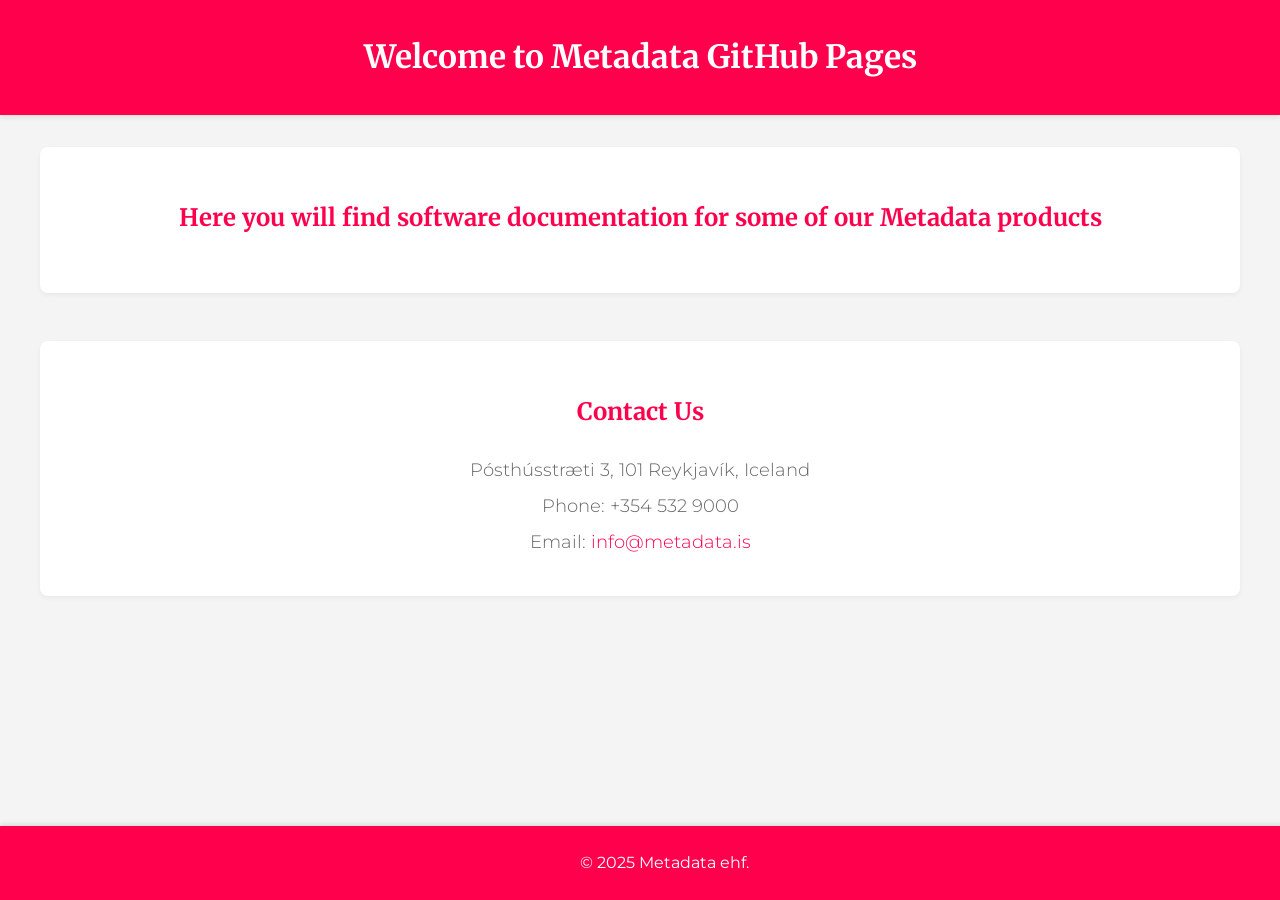
<file: index.html>
<!DOCTYPE html>
<html lang="en">
<head>
    <meta charset="UTF-8">
    <meta name="viewport" content="width=device-width, initial-scale=1.0">
    <title>Welcome to Metadata ehf.</title>
    
    <!-- Google Fonts -->
    <link href="https://fonts.googleapis.com/css2?family=Merriweather:wght@300;400;700&family=Montserrat:wght@300;400;600&display=swap" rel="stylesheet">

    <style>
        body {
            font-family: 'Montserrat', sans-serif;
            margin: 0;
            padding: 0;
            background-color: #f4f4f4;
            color: #333;
            line-height: 1.6;
        }
        header {
            background-color: #FF004D;
            color: white;
            padding: 2rem;
            text-align: center;
            font-size: 2rem;
            font-family: 'Merriweather', serif;
            font-weight: 700;
            box-shadow: 0 2px 5px rgba(0,0,0,0.1);
        }
        nav {
            display: flex;
            justify-content: center;
            background-color: #595959;
            position: sticky;
            top: 0;
            z-index: 100;
        }
        nav a {
            color: white;
            padding: 1rem 1.5rem;
            text-decoration: none;
            font-size: 1.2rem;
            font-weight: 600;
            transition: background-color 0.3s ease;
        }
        nav a:hover {
            background-color: #FF004D;
        }
        main {
            max-width: 1200px;
            margin: 0 auto;
            padding: 2rem;
            text-align: center;
        }
        section {
            margin-bottom: 3rem;
            padding: 2rem;
            background-color: white;
            border-radius: 8px;
            box-shadow: 0 2px 5px rgba(0,0,0,0.05);
            transition: transform 0.3s ease;
        }
        section:hover {
            transform: translateY(-5px);
        }
        h2 {
            color: #FF004D;
            font-family: 'Merriweather', serif;
            font-weight: 700;
            margin-bottom: 1.5rem;
        }
        h3 {
            font-family: 'Merriweather', serif;
            font-weight: 400;
            color: #444;
        }
        p {
            font-size: 1.1rem;
            font-weight: 300;
            color: #666;
            margin: 0.5rem 0;
        }
        footer {
            background-color: #FF004D;
            color: white;
            text-align: center;
            padding: 1.5rem;
            position: fixed;
            width: 100%;
            bottom: 0;
            box-shadow: 0 -2px 5px rgba(0,0,0,0.1);
        }
        @media (max-width: 768px) {
            header {
                font-size: 1.5rem;
                padding: 1.5rem;
            }
            main {
                padding: 1rem;
            }
            section {
                padding: 1.5rem;
            }
        }
    </style>
</head>
<body>
    <header>
        <div>Welcome to Metadata GitHub Pages</div>                
    </header>    
    <main>        
        <section id="services">
            <h2>Here you will find software documentation for some of our Metadata products</h2>            
        </section>
        <section id="contact">
            <h2>Contact Us</h2>
            <p>Pósthússtræti 3, 101 Reykjavík, Iceland</p>
            <p>Phone: +354 532 9000</p>
            <p>Email: <a href="mailto:info@metadata.is" style="color: #FF004D; text-decoration: none;">info@metadata.is</a></p>
        </section>
    </main>
    <footer>
        &copy; 2025 Metadata ehf.
    </footer>
</body>
</html>
</file>
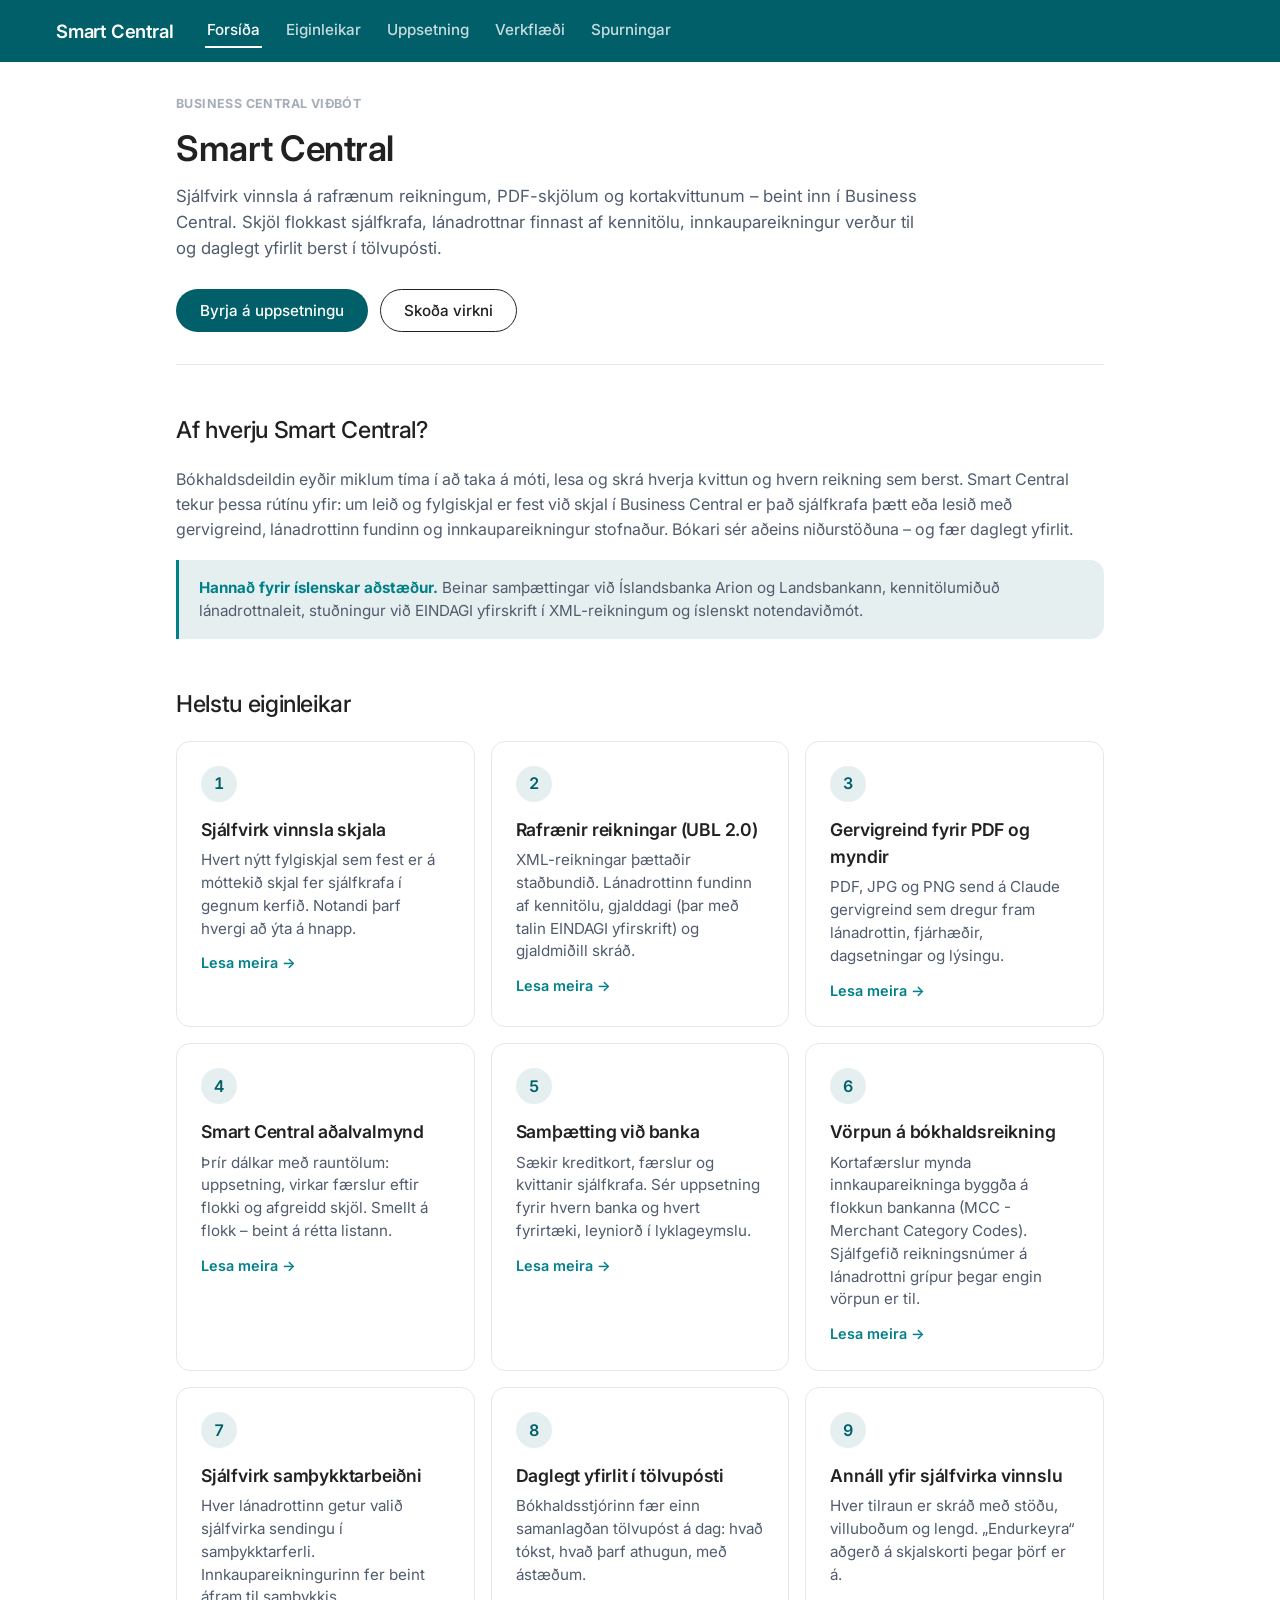
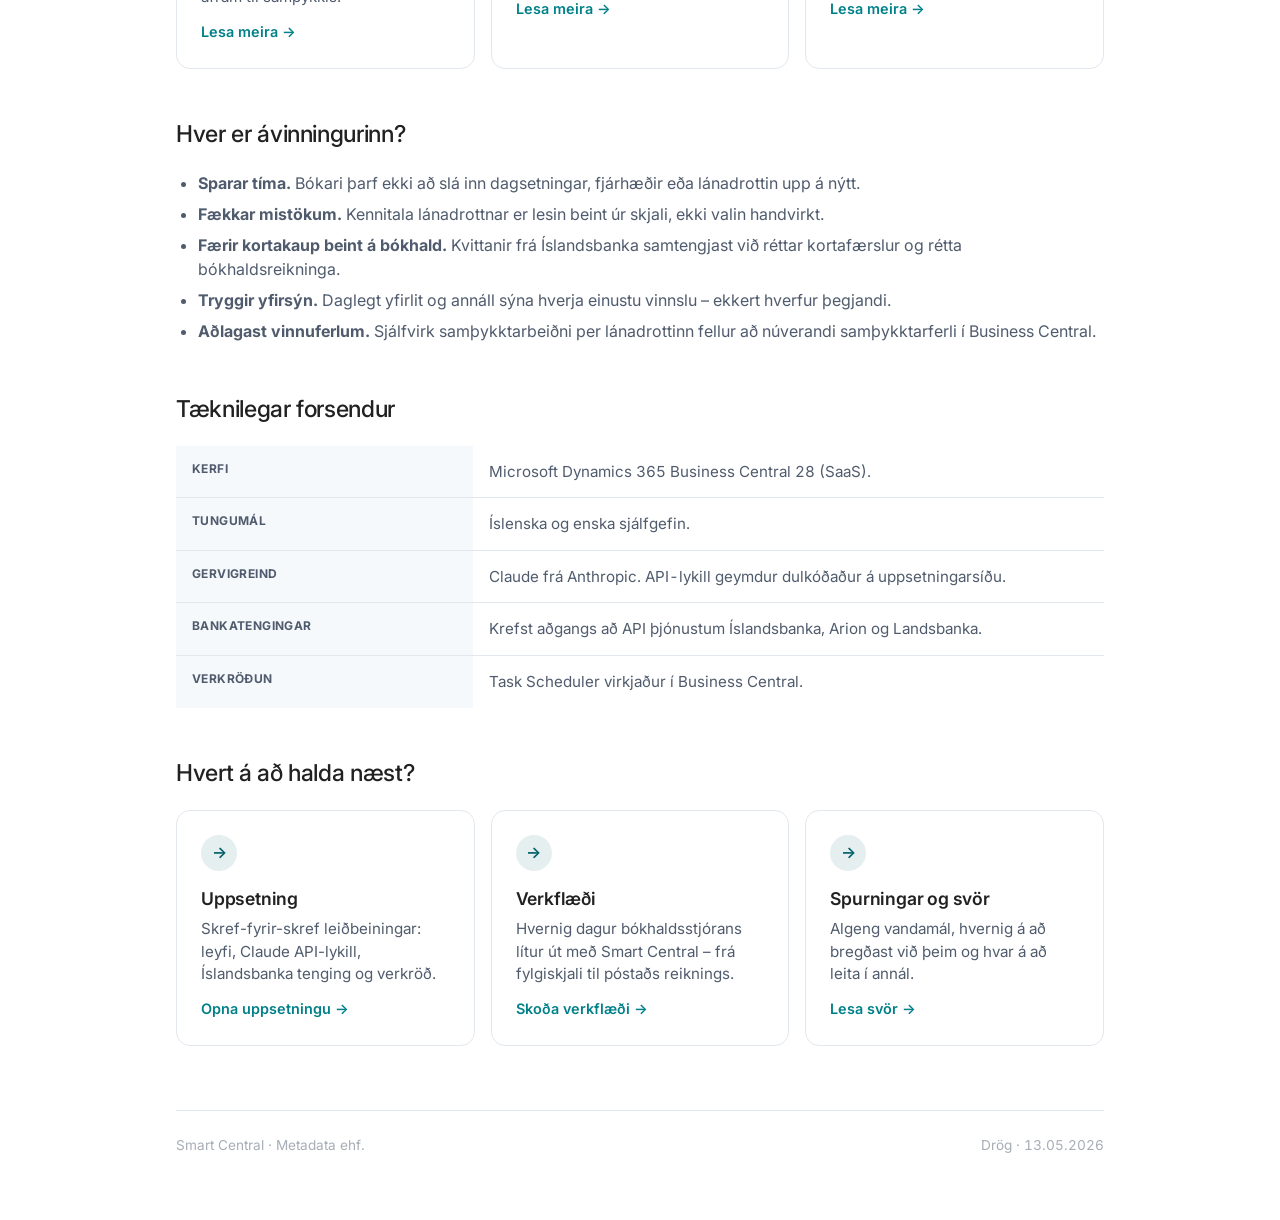
<file: SmartCentral/Index.html>
<!DOCTYPE html>
<html lang="is">
<head>
    <meta charset="UTF-8">
    <title>Smart Central – Sjálfvirk vinnsla skjala fyrir Business Central</title>
    <meta name="viewport" content="width=device-width, initial-scale=1">
    <link rel="stylesheet" href="styles.css">
</head>
<body>

<header class="site-header">
    <a class="brand" href="Index.html">Smart Central</a>
    <nav>
        <a href="Index.html" aria-current="page">Forsíða</a>
        <a href="Features.html">Eiginleikar</a>
        <a href="GettingStarted.html">Uppsetning</a>
        <a href="Workflow.html">Verkflæði</a>
        <a href="FAQ.html">Spurningar</a>
    </nav>
</header>

<div class="page">

    <header class="hero">
        <div class="eyebrow">Business Central viðbót</div>
        <h1>Smart Central</h1>
        <p class="lede">
            Sjálfvirk vinnsla á rafrænum reikningum, PDF-skjölum og kortakvittunum – beint inn í Business Central. Skjöl flokkast sjálfkrafa, lánadrottnar finnast af kennitölu, innkaupareikningur verður til og daglegt yfirlit berst í tölvupósti.
        </p>
        <div class="cta-row">
            <a class="cta" href="GettingStarted.html">Byrja á uppsetningu</a>
            <a class="cta secondary" href="Features.html">Skoða virkni</a>
        </div>
    </header>

    <h2>Af hverju Smart Central?</h2>
    <p>
        Bókhaldsdeildin eyðir miklum tíma í að taka á móti, lesa og skrá hverja kvittun og hvern reikning sem berst. Smart Central tekur þessa rútínu yfir: um leið og fylgiskjal er fest við skjal í Business Central er það sjálfkrafa þætt eða lesið með gervigreind, lánadrottinn fundinn og innkaupareikningur stofnaður. Bókari sér aðeins niðurstöðuna – og fær daglegt yfirlit.
    </p>

    <div class="callout">
        <strong>Hannað fyrir íslenskar aðstæður.</strong> Beinar samþættingar við Íslandsbanka Arion og Landsbankann, kennitölumiðuð lánadrottnaleit, stuðningur við EINDAGI yfirskrift í XML-reikningum og íslenskt notendaviðmót.
    </div>

    <h2>Helstu eiginleikar</h2>
    <div class="features">

        <div class="feature">
            <div class="icon">1</div>
            <h3>Sjálfvirk vinnsla skjala</h3>
            <p>Hvert nýtt fylgiskjal sem fest er á móttekið skjal fer sjálfkrafa í gegnum kerfið. Notandi þarf hvergi að ýta á hnapp.</p>
            <a class="more" href="Features.html#auto-processing">Lesa meira →</a>
        </div>

        <div class="feature">
            <div class="icon">2</div>
            <h3>Rafrænir reikningar (UBL 2.0)</h3>
            <p>XML-reikningar þættaðir staðbundið. Lánadrottinn fundinn af kennitölu, gjalddagi (þar með talin EINDAGI yfirskrift) og gjaldmiðill skráð.</p>
            <a class="more" href="Features.html#ubl">Lesa meira →</a>
        </div>

        <div class="feature">
            <div class="icon">3</div>
            <h3>Gervigreind fyrir PDF og myndir</h3>
            <p>PDF, JPG og PNG send á Claude gervigreind sem dregur fram lánadrottin, fjárhæðir, dagsetningar og lýsingu.</p>
            <a class="more" href="Features.html#ai">Lesa meira →</a>
        </div>

        <div class="feature">
            <div class="icon">4</div>
            <h3>Smart Central aðalvalmynd</h3>
            <p>Þrír dálkar með rauntölum: uppsetning, virkar færslur eftir flokki og afgreidd skjöl. Smellt á flokk – beint á rétta listann.</p>
            <a class="more" href="Features.html#smart-central">Lesa meira →</a>
        </div>

        <div class="feature">
            <div class="icon">5</div>
            <h3>Samþætting við banka</h3>
            <p>Sækir kreditkort, færslur og kvittanir sjálfkrafa. Sér uppsetning fyrir hvern banka og hvert fyrirtæki, leyniorð í lyklageymslu.</p>
            <a class="more" href="Features.html#isb">Lesa meira →</a>
        </div>

        <div class="feature">
            <div class="icon">6</div>
            <h3>Vörpun á bókhaldsreikning</h3>
            <p>Kortafærslur mynda innkaupareikninga byggða á flokkun bankanna (MCC - Merchant Category Codes). Sjálfgefið reikningsnúmer á lánadrottni grípur þegar engin vörpun er til.</p>
            <a class="more" href="Features.html#gl-mapping">Lesa meira →</a>
        </div>

        <div class="feature">
            <div class="icon">7</div>
            <h3>Sjálfvirk samþykktarbeiðni</h3>
            <p>Hver lánadrottinn getur valið sjálfvirka sendingu í samþykktarferli. Innkaupareikningurinn fer beint áfram til samþykkis.</p>
            <a class="more" href="Features.html#approval">Lesa meira →</a>
        </div>

        <div class="feature">
            <div class="icon">8</div>
            <h3>Daglegt yfirlit í tölvupósti</h3>
            <p>Bókhaldsstjórinn fær einn samanlagðan tölvupóst á dag: hvað tókst, hvað þarf athugun, með ástæðum.</p>
            <a class="more" href="Features.html#notification">Lesa meira →</a>
        </div>

        <div class="feature">
            <div class="icon">9</div>
            <h3>Annáll yfir sjálfvirka vinnslu</h3>
            <p>Hver tilraun er skráð með stöðu, villuboðum og lengd. „Endurkeyra“ aðgerð á skjalskorti þegar þörf er á.</p>
            <a class="more" href="Features.html#log">Lesa meira →</a>
        </div>

    </div>

    <h2>Hver er ávinningurinn?</h2>
    <ul>
        <li><strong>Sparar tíma.</strong> Bókari þarf ekki að slá inn dagsetningar, fjárhæðir eða lánadrottin upp á nýtt.</li>
        <li><strong>Fækkar mistökum.</strong> Kennitala lánadrottnar er lesin beint úr skjali, ekki valin handvirkt.</li>
        <li><strong>Færir kortakaup beint á bókhald.</strong> Kvittanir frá Íslandsbanka samtengjast við réttar kortafærslur og rétta bókhaldsreikninga.</li>
        <li><strong>Tryggir yfirsýn.</strong> Daglegt yfirlit og annáll sýna hverja einustu vinnslu – ekkert hverfur þegjandi.</li>
        <li><strong>Aðlagast vinnuferlum.</strong> Sjálfvirk samþykktarbeiðni per lánadrottinn fellur að núverandi samþykktarferli í Business Central.</li>
    </ul>

    <h2>Tæknilegar forsendur</h2>
    <table class="specs">
        <tr>
            <th>Kerfi</th>
            <td>Microsoft Dynamics 365 Business Central 28 (SaaS).</td>
        </tr>
        <tr>
            <th>Tungumál</th>
            <td>Íslenska og enska sjálfgefin.</td>
        </tr>
        <tr>
            <th>Gervigreind</th>
            <td>Claude frá Anthropic. API-lykill geymdur dulkóðaður á uppsetningarsíðu.</td>
        </tr>
        <tr>
            <th>Bankatengingar</th>
            <td>Krefst aðgangs að API þjónustum Íslandsbanka, Arion og Landsbanka.</td>
        </tr>
        <tr>
            <th>Verkröðun</th>
            <td>Task Scheduler virkjaður í Business Central.</td>
        </tr>
    </table>

    <h2>Hvert á að halda næst?</h2>
    <div class="features">
        <div class="feature">
            <div class="icon">→</div>
            <h3>Uppsetning</h3>
            <p>Skref-fyrir-skref leiðbeiningar: leyfi, Claude API-lykill, Íslandsbanka tenging og verkröð.</p>
            <a class="more" href="GettingStarted.html">Opna uppsetningu →</a>
        </div>
        <div class="feature">
            <div class="icon">→</div>
            <h3>Verkflæði</h3>
            <p>Hvernig dagur bókhaldsstjórans lítur út með Smart Central – frá fylgiskjali til póstaðs reiknings.</p>
            <a class="more" href="Workflow.html">Skoða verkflæði →</a>
        </div>
        <div class="feature">
            <div class="icon">→</div>
            <h3>Spurningar og svör</h3>
            <p>Algeng vandamál, hvernig á að bregðast við þeim og hvar á að leita í annál.</p>
            <a class="more" href="FAQ.html">Lesa svör →</a>
        </div>
    </div>

    <footer class="site-footer">
        <div>Smart Central · Metadata ehf.</div>
        <div>Drög · 13.05.2026</div>
    </footer>

</div>
</body>
</html>
</file>
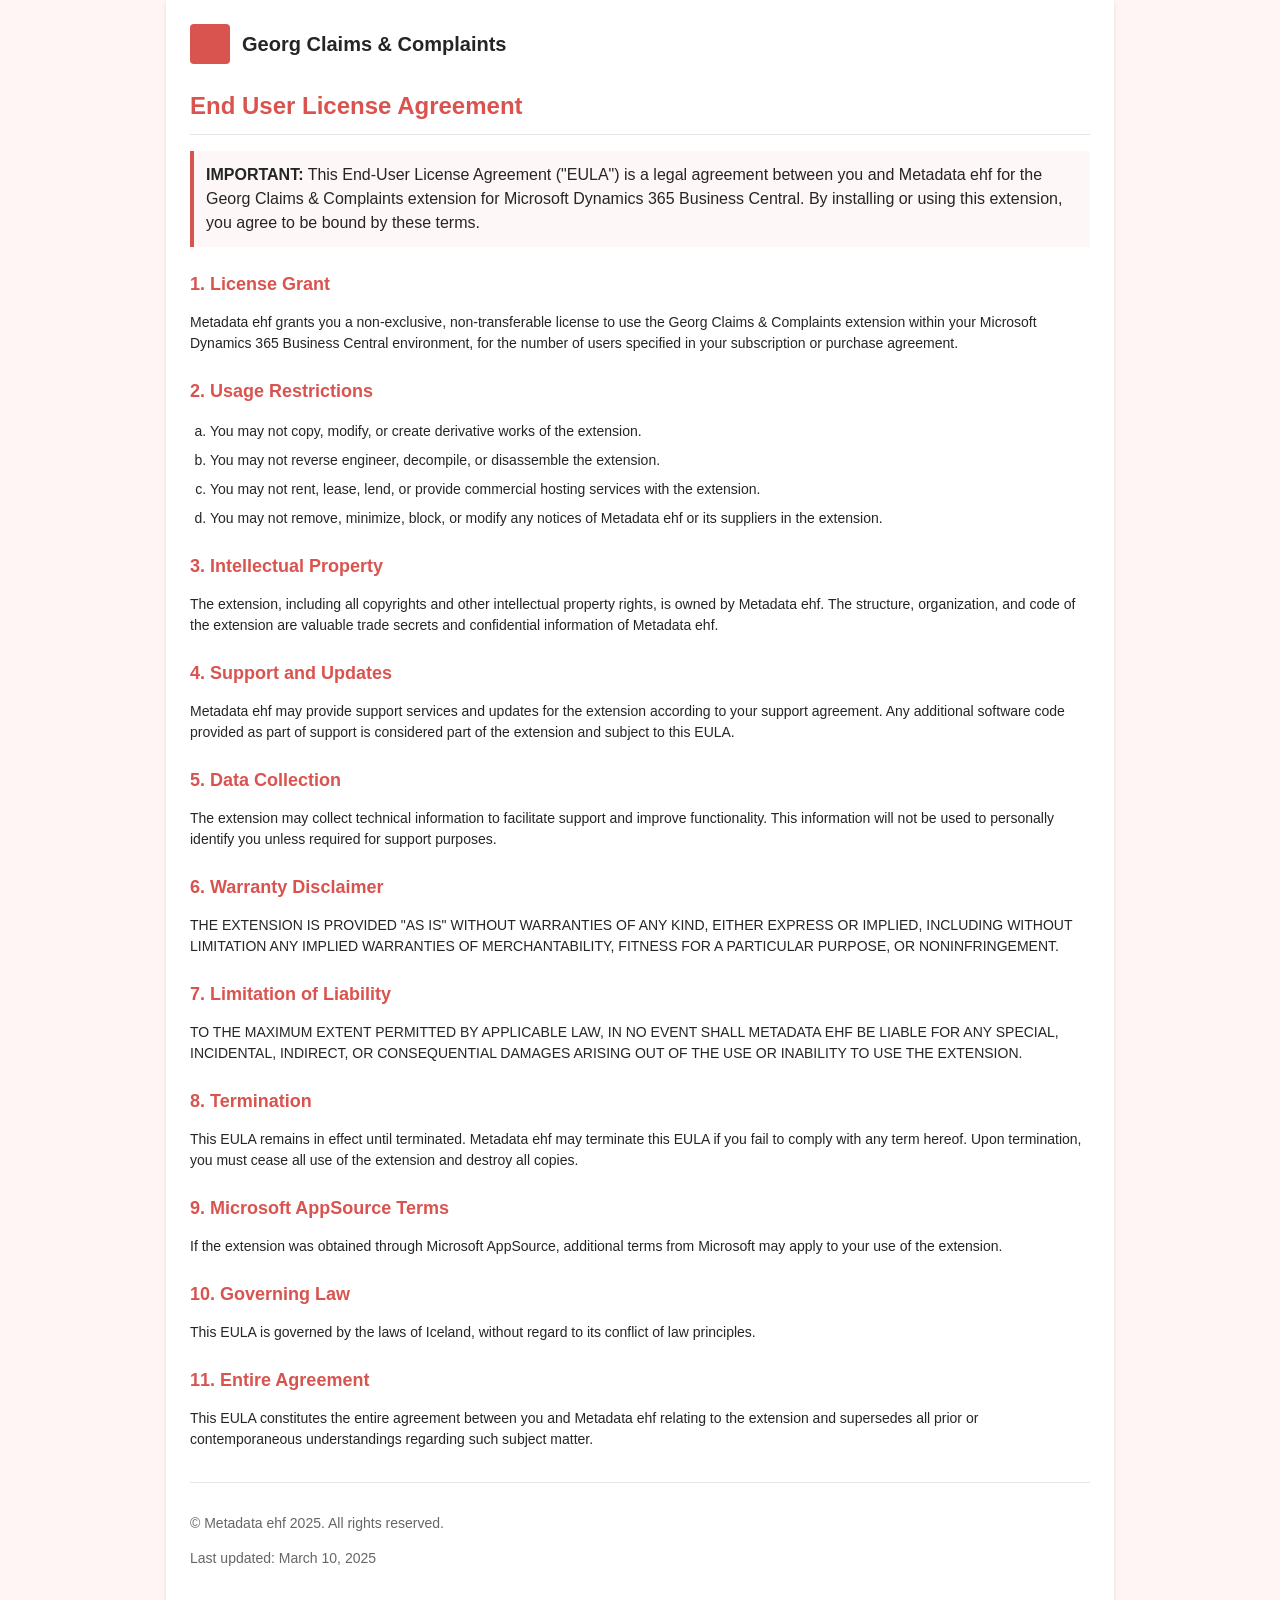
<file: Georg/georg-eula.html>
<!DOCTYPE html>
<html lang="en">
<head>
    <meta charset="UTF-8">
    <meta name="viewport" content="width=device-width, initial-scale=1.0">
    <title>Georg Claims & Complaints - End User License Agreement</title>
    <style>
        body {
            font-family: 'Segoe UI', Tahoma, Geneva, Verdana, sans-serif;
            line-height: 1.5;
            margin: 0;
            padding: 0;
            color: #252525;
            background-color: #fff5f5;
        }
        .container {
            max-width: 900px;
            margin: 0 auto;
            background-color: #fff;
            padding: 24px;
            box-shadow: 0 2px 4px rgba(0,0,0,0.1);
        }
        h1 {
            font-size: 24px;
            font-weight: 600;
            color: #d9534f;
            margin-top: 0;
            padding-bottom: 10px;
            border-bottom: 1px solid #e6e6e6;
        }
        h2 {
            font-size: 18px;
            font-weight: 600;
            color: #d9534f;
            margin-top: 24px;
            margin-bottom: 12px;
        }
        p, li {
            font-size: 14px;
            margin-bottom: 12px;
        }
        .note {
            background-color: #fdf7f7;
            border-left: 4px solid #d9534f;
            padding: 12px;
            margin: 16px 0;
        }
        .footer {
            margin-top: 32px;
            padding-top: 16px;
            border-top: 1px solid #e6e6e6;
            font-size: 12px;
            color: #666;
        }
        ol {
            padding-left: 20px;
        }
        li {
            margin-bottom: 8px;
        }
        .header-logo {
            display: flex;
            align-items: center;
            margin-bottom: 24px;
        }
        .logo-placeholder {
            width: 40px;
            height: 40px;
            background-color: #d9534f;
            border-radius: 4px;
            margin-right: 12px;
        }
        .header-text {
            font-size: 20px;
            font-weight: 600;
        }
    </style>
</head>
<body>
    <div class="container">
        <div class="header-logo">
            <div class="logo-placeholder"></div>
            <div class="header-text">Georg Claims & Complaints</div>
        </div>
        
        <h1>End User License Agreement</h1>
        
        <div class="note">
            <strong>IMPORTANT:</strong> This End-User License Agreement ("EULA") is a legal agreement between you and Metadata ehf for the Georg Claims & Complaints extension for Microsoft Dynamics 365 Business Central. By installing or using this extension, you agree to be bound by these terms.
        </div>
        
        <h2>1. License Grant</h2>
        <p>Metadata ehf grants you a non-exclusive, non-transferable license to use the Georg Claims & Complaints extension within your Microsoft Dynamics 365 Business Central environment, for the number of users specified in your subscription or purchase agreement.</p>
        
        <h2>2. Usage Restrictions</h2>
        <ol type="a">
            <li>You may not copy, modify, or create derivative works of the extension.</li>
            <li>You may not reverse engineer, decompile, or disassemble the extension.</li>
            <li>You may not rent, lease, lend, or provide commercial hosting services with the extension.</li>
            <li>You may not remove, minimize, block, or modify any notices of Metadata ehf or its suppliers in the extension.</li>
        </ol>
        
        <h2>3. Intellectual Property</h2>
        <p>The extension, including all copyrights and other intellectual property rights, is owned by Metadata ehf. The structure, organization, and code of the extension are valuable trade secrets and confidential information of Metadata ehf.</p>
        
        <h2>4. Support and Updates</h2>
        <p>Metadata ehf may provide support services and updates for the extension according to your support agreement. Any additional software code provided as part of support is considered part of the extension and subject to this EULA.</p>
        
        <h2>5. Data Collection</h2>
        <p>The extension may collect technical information to facilitate support and improve functionality. This information will not be used to personally identify you unless required for support purposes.</p>
        
        <h2>6. Warranty Disclaimer</h2>
        <p>THE EXTENSION IS PROVIDED "AS IS" WITHOUT WARRANTIES OF ANY KIND, EITHER EXPRESS OR IMPLIED, INCLUDING WITHOUT LIMITATION ANY IMPLIED WARRANTIES OF MERCHANTABILITY, FITNESS FOR A PARTICULAR PURPOSE, OR NONINFRINGEMENT.</p>
        
        <h2>7. Limitation of Liability</h2>
        <p>TO THE MAXIMUM EXTENT PERMITTED BY APPLICABLE LAW, IN NO EVENT SHALL METADATA EHF BE LIABLE FOR ANY SPECIAL, INCIDENTAL, INDIRECT, OR CONSEQUENTIAL DAMAGES ARISING OUT OF THE USE OR INABILITY TO USE THE EXTENSION.</p>
        
        <h2>8. Termination</h2>
        <p>This EULA remains in effect until terminated. Metadata ehf may terminate this EULA if you fail to comply with any term hereof. Upon termination, you must cease all use of the extension and destroy all copies.</p>
        
        <h2>9. Microsoft AppSource Terms</h2>
        <p>If the extension was obtained through Microsoft AppSource, additional terms from Microsoft may apply to your use of the extension.</p>
        
        <h2>10. Governing Law</h2>
        <p>This EULA is governed by the laws of Iceland, without regard to its conflict of law principles.</p>
        
        <h2>11. Entire Agreement</h2>
        <p>This EULA constitutes the entire agreement between you and Metadata ehf relating to the extension and supersedes all prior or contemporaneous understandings regarding such subject matter.</p>
        
        <div class="footer">
            <p>© Metadata ehf 2025. All rights reserved.</p>
            <p>Last updated: March 10, 2025</p>
        </div>
    </div>
</body>
</html>
</file>
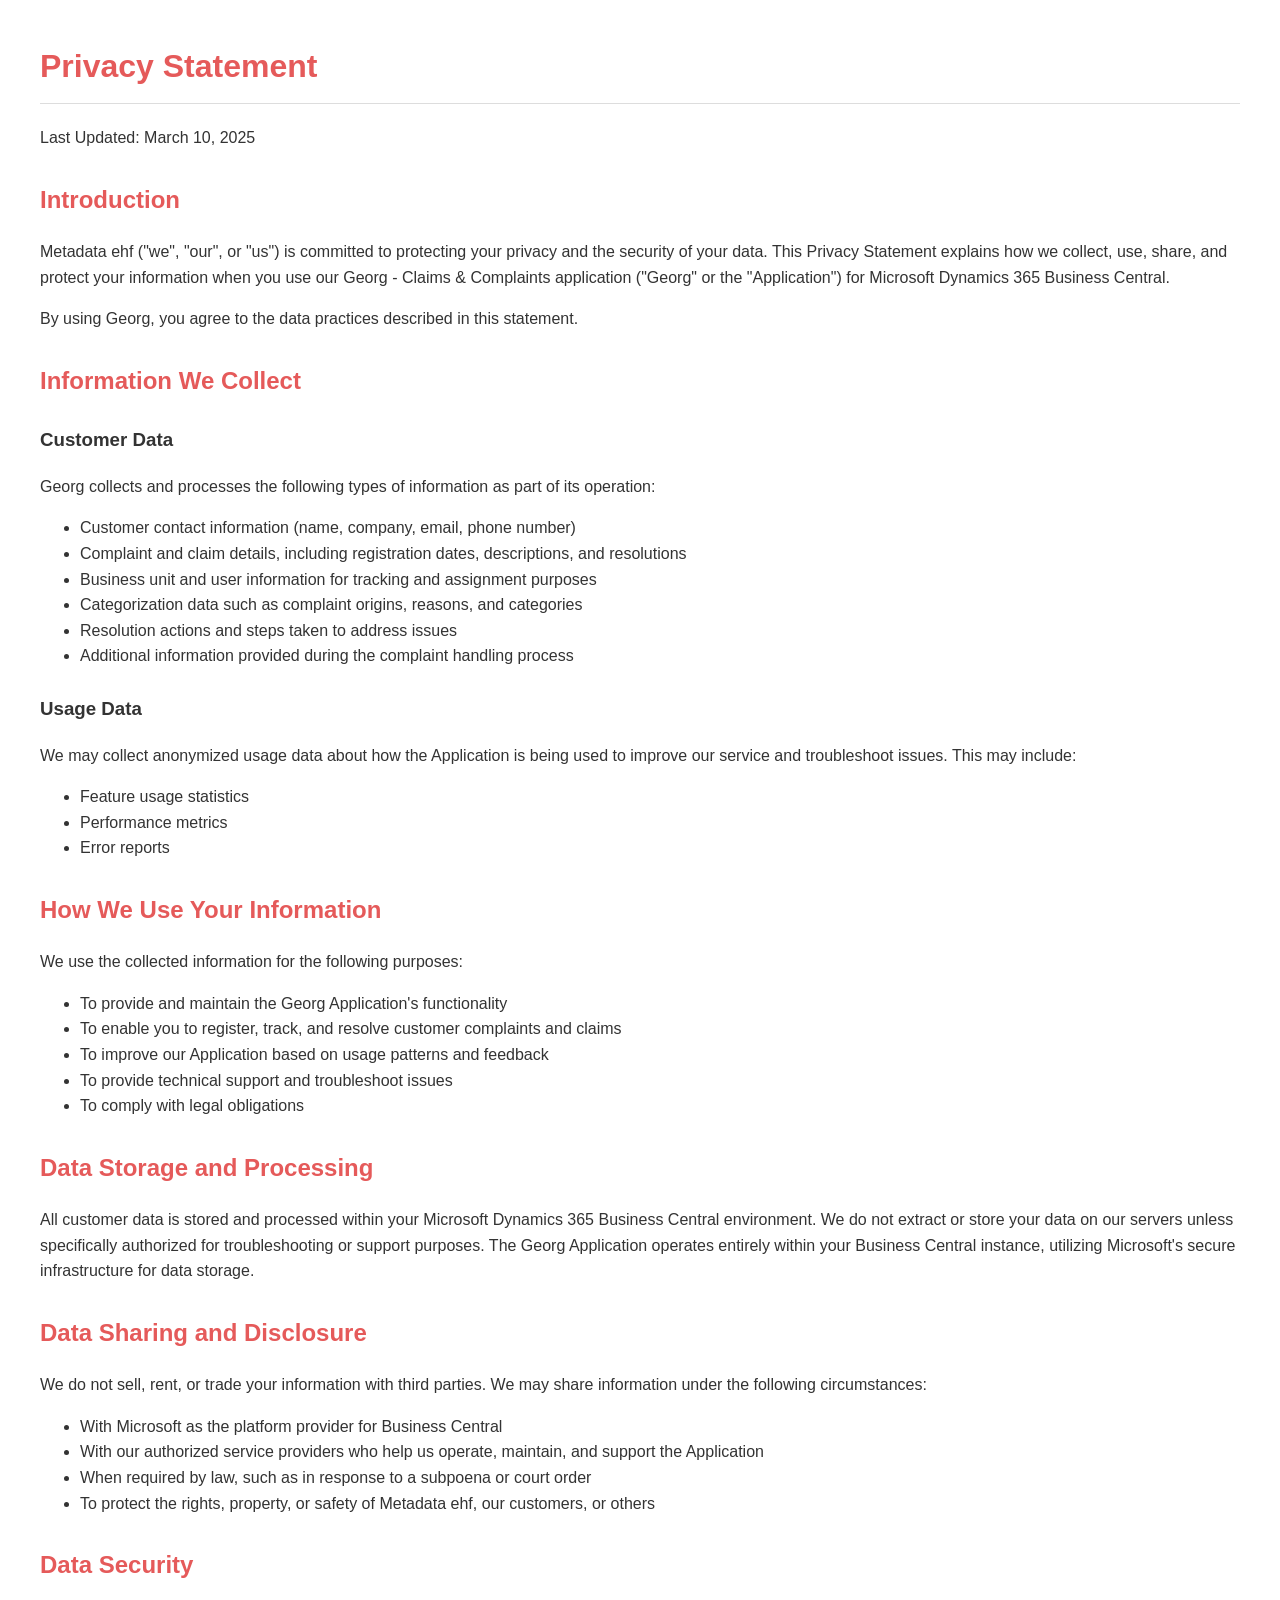
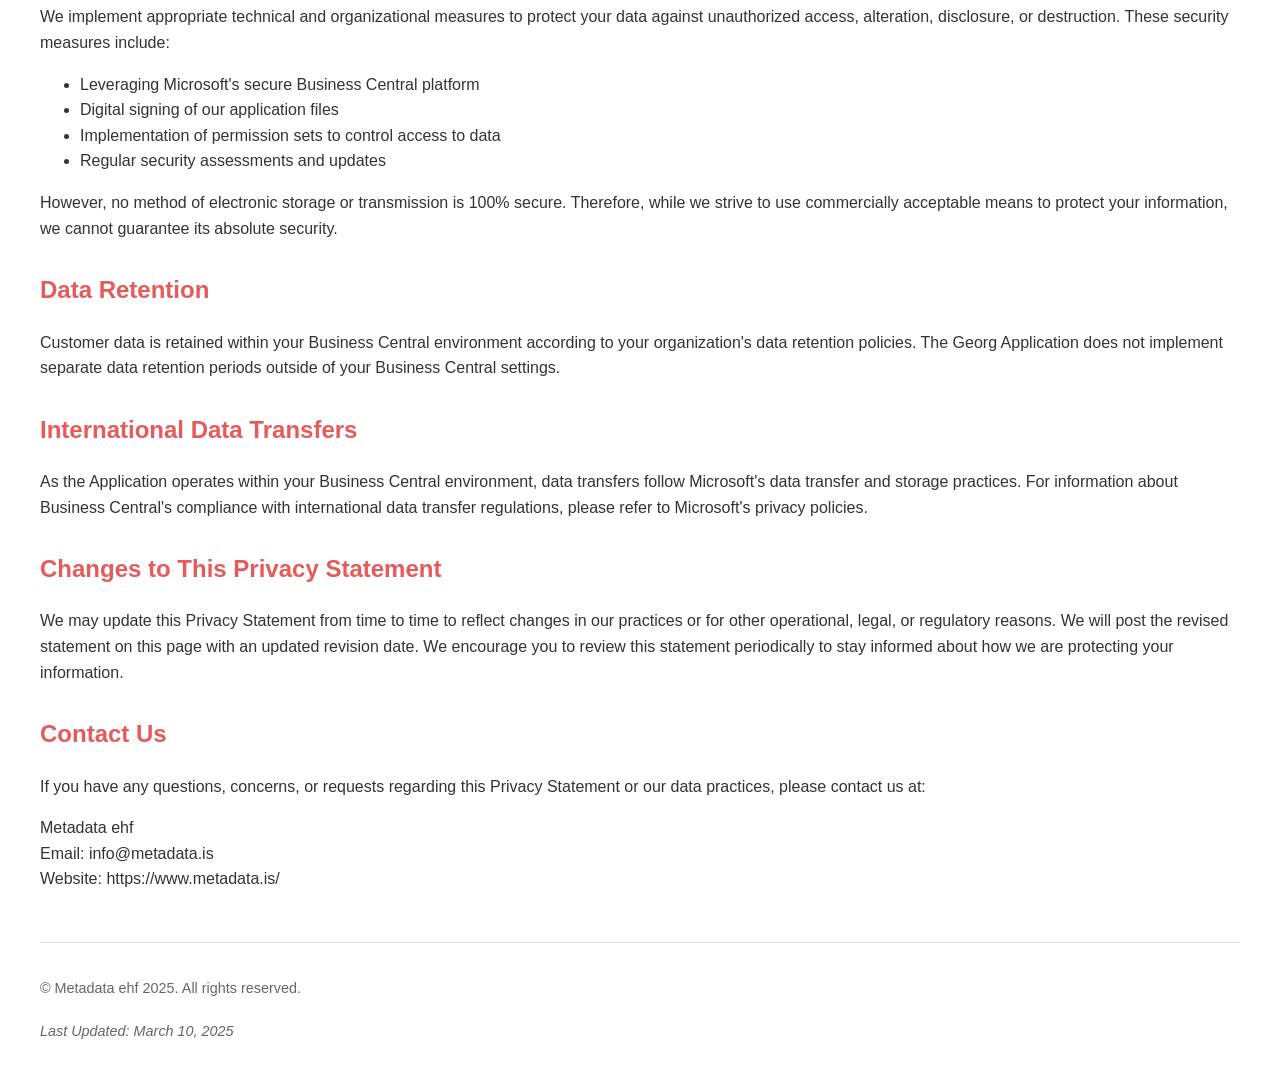
<file: Georg/privacy.html>
<!DOCTYPE html>
<html lang="en">
<head>
    <meta charset="UTF-8">
    <meta name="viewport" content="width=device-width, initial-scale=1.0">
    <title>Privacy Statement - Georg Claims & Complaints</title>
    <style>
        body {
            font-family: 'Segoe UI', Tahoma, Geneva, Verdana, sans-serif;
            line-height: 1.6;
            color: #333;
            max-width: 1200px;
            margin: 0 auto;
            padding: 20px;
        }
        h1 {
            color: #e55a5a;
            border-bottom: 1px solid #ddd;
            padding-bottom: 10px;
        }
        h2 {
            color: #e55a5a;
            margin-top: 30px;
        }
        h3 {
            margin-top: 25px;
        }
        .footer {
            margin-top: 50px;
            border-top: 1px solid #ddd;
            padding-top: 20px;
            font-size: 0.9em;
            color: #666;
        }
        .last-updated {
            font-style: italic;
            margin-top: 20px;
        }
    </style>
</head>
<body>
    <h1>Privacy Statement</h1>
    <p>Last Updated: March 10, 2025</p>
    
    <h2>Introduction</h2>
    <p>Metadata ehf ("we", "our", or "us") is committed to protecting your privacy and the security of your data. This Privacy Statement explains how we collect, use, share, and protect your information when you use our Georg - Claims & Complaints application ("Georg" or the "Application") for Microsoft Dynamics 365 Business Central.</p>
    <p>By using Georg, you agree to the data practices described in this statement.</p>
    
    <h2>Information We Collect</h2>
    
    <h3>Customer Data</h3>
    <p>Georg collects and processes the following types of information as part of its operation:</p>
    <ul>
        <li>Customer contact information (name, company, email, phone number)</li>
        <li>Complaint and claim details, including registration dates, descriptions, and resolutions</li>
        <li>Business unit and user information for tracking and assignment purposes</li>
        <li>Categorization data such as complaint origins, reasons, and categories</li>
        <li>Resolution actions and steps taken to address issues</li>
        <li>Additional information provided during the complaint handling process</li>
    </ul>
    
    <h3>Usage Data</h3>
    <p>We may collect anonymized usage data about how the Application is being used to improve our service and troubleshoot issues. This may include:</p>
    <ul>
        <li>Feature usage statistics</li>
        <li>Performance metrics</li>
        <li>Error reports</li>
    </ul>
    
    <h2>How We Use Your Information</h2>
    <p>We use the collected information for the following purposes:</p>
    <ul>
        <li>To provide and maintain the Georg Application's functionality</li>
        <li>To enable you to register, track, and resolve customer complaints and claims</li>
        <li>To improve our Application based on usage patterns and feedback</li>
        <li>To provide technical support and troubleshoot issues</li>
        <li>To comply with legal obligations</li>
    </ul>
    
    <h2>Data Storage and Processing</h2>
    <p>All customer data is stored and processed within your Microsoft Dynamics 365 Business Central environment. We do not extract or store your data on our servers unless specifically authorized for troubleshooting or support purposes. The Georg Application operates entirely within your Business Central instance, utilizing Microsoft's secure infrastructure for data storage.</p>
    
    <h2>Data Sharing and Disclosure</h2>
    <p>We do not sell, rent, or trade your information with third parties. We may share information under the following circumstances:</p>
    <ul>
        <li>With Microsoft as the platform provider for Business Central</li>
        <li>With our authorized service providers who help us operate, maintain, and support the Application</li>
        <li>When required by law, such as in response to a subpoena or court order</li>
        <li>To protect the rights, property, or safety of Metadata ehf, our customers, or others</li>
    </ul>
    

    <h2>Data Security</h2>
    <p>We implement appropriate technical and organizational measures to protect your data against unauthorized access, alteration, disclosure, or destruction. These security measures include:</p>
    <ul>
        <li>Leveraging Microsoft's secure Business Central platform</li>
        <li>Digital signing of our application files</li>
        <li>Implementation of permission sets to control access to data</li>
        <li>Regular security assessments and updates</li>
    </ul>
    <p>However, no method of electronic storage or transmission is 100% secure. Therefore, while we strive to use commercially acceptable means to protect your information, we cannot guarantee its absolute security.</p>
    
    <h2>Data Retention</h2>
    <p>Customer data is retained within your Business Central environment according to your organization's data retention policies. The Georg Application does not implement separate data retention periods outside of your Business Central settings.</p>
    

    <h2>International Data Transfers</h2>
    <p>As the Application operates within your Business Central environment, data transfers follow Microsoft's data transfer and storage practices. For information about Business Central's compliance with international data transfer regulations, please refer to Microsoft's privacy policies.</p>
    
    <h2>Changes to This Privacy Statement</h2>
    <p>We may update this Privacy Statement from time to time to reflect changes in our practices or for other operational, legal, or regulatory reasons. We will post the revised statement on this page with an updated revision date. We encourage you to review this statement periodically to stay informed about how we are protecting your information.</p>
    
    <h2>Contact Us</h2>
    <p>If you have any questions, concerns, or requests regarding this Privacy Statement or our data practices, please contact us at:</p>
    <p>
        Metadata ehf<br>
        Email: info@metadata.is<br>
        Website: https://www.metadata.is/
    </p>
    
    <div class="footer">
        <p>&copy; Metadata ehf 2025. All rights reserved.</p>
        <p class="last-updated">Last Updated: March 10, 2025</p>
    </div>
</body>
</html>
</file>
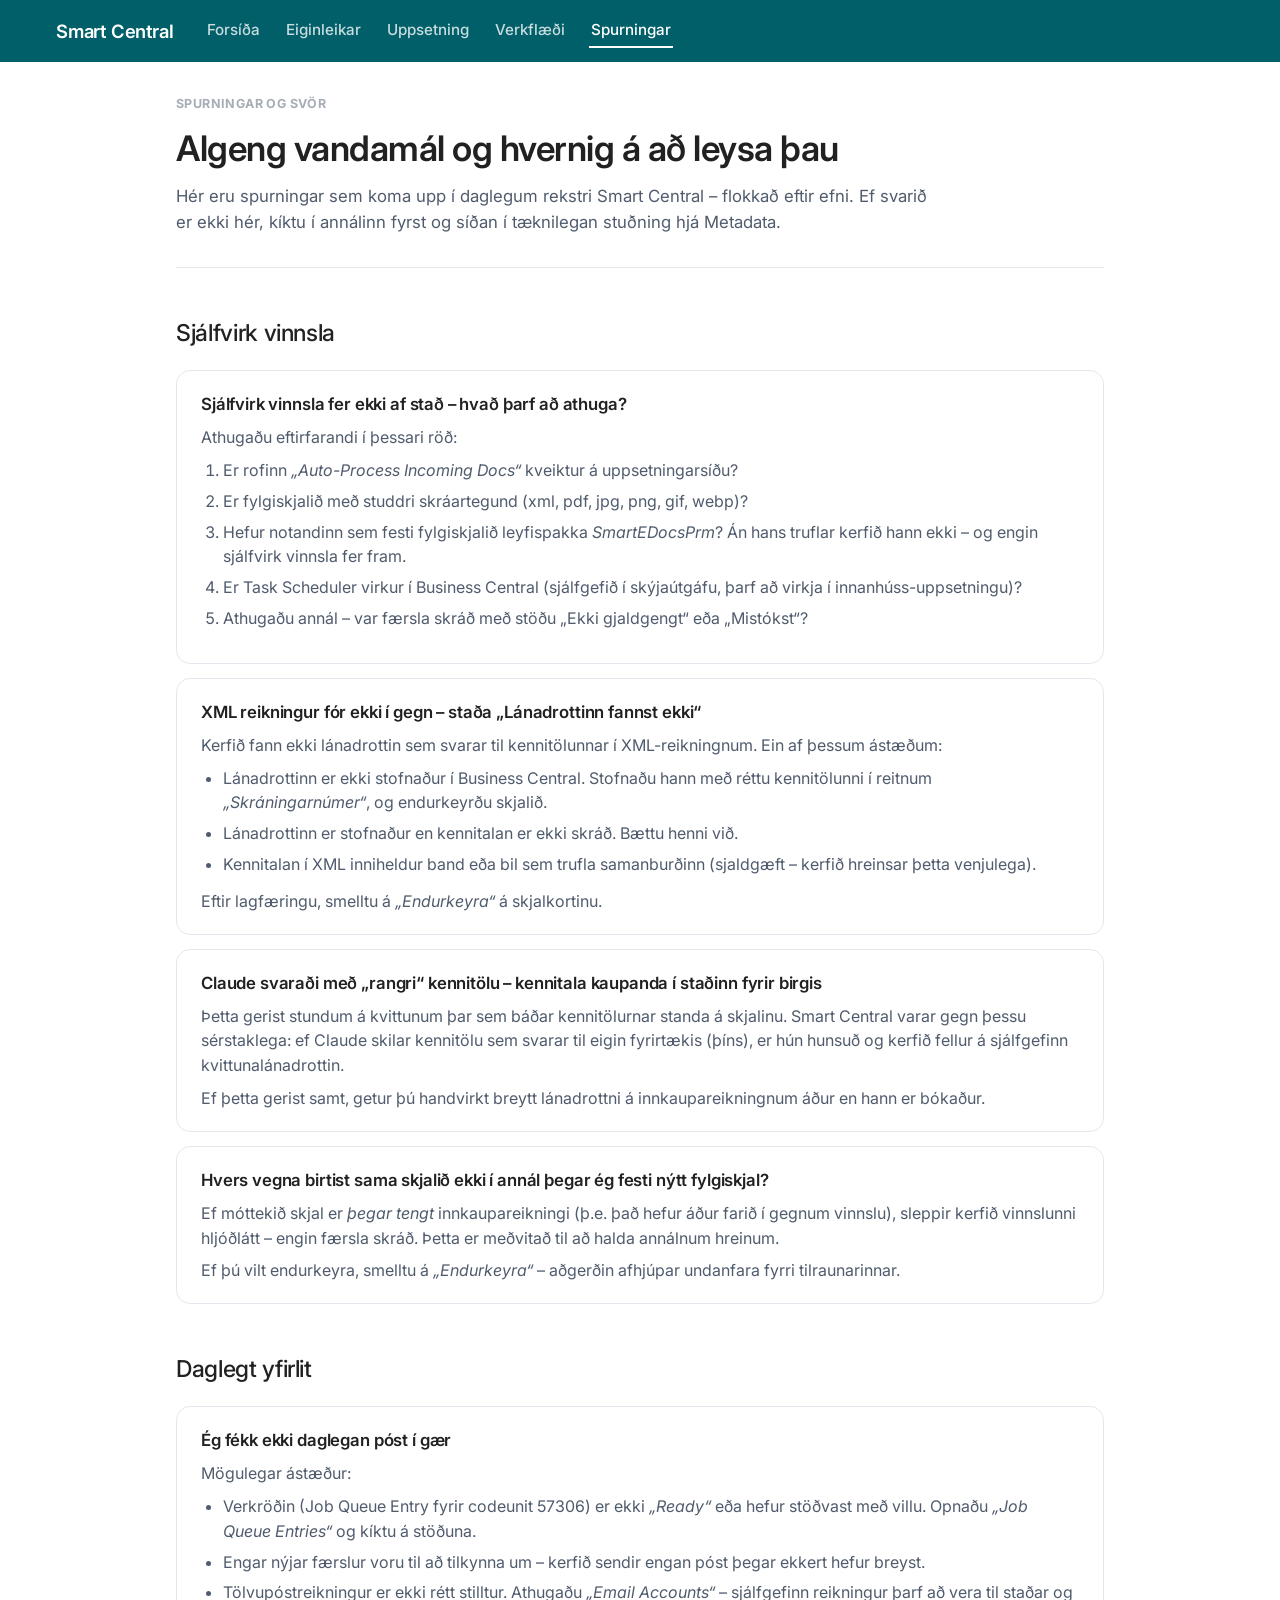
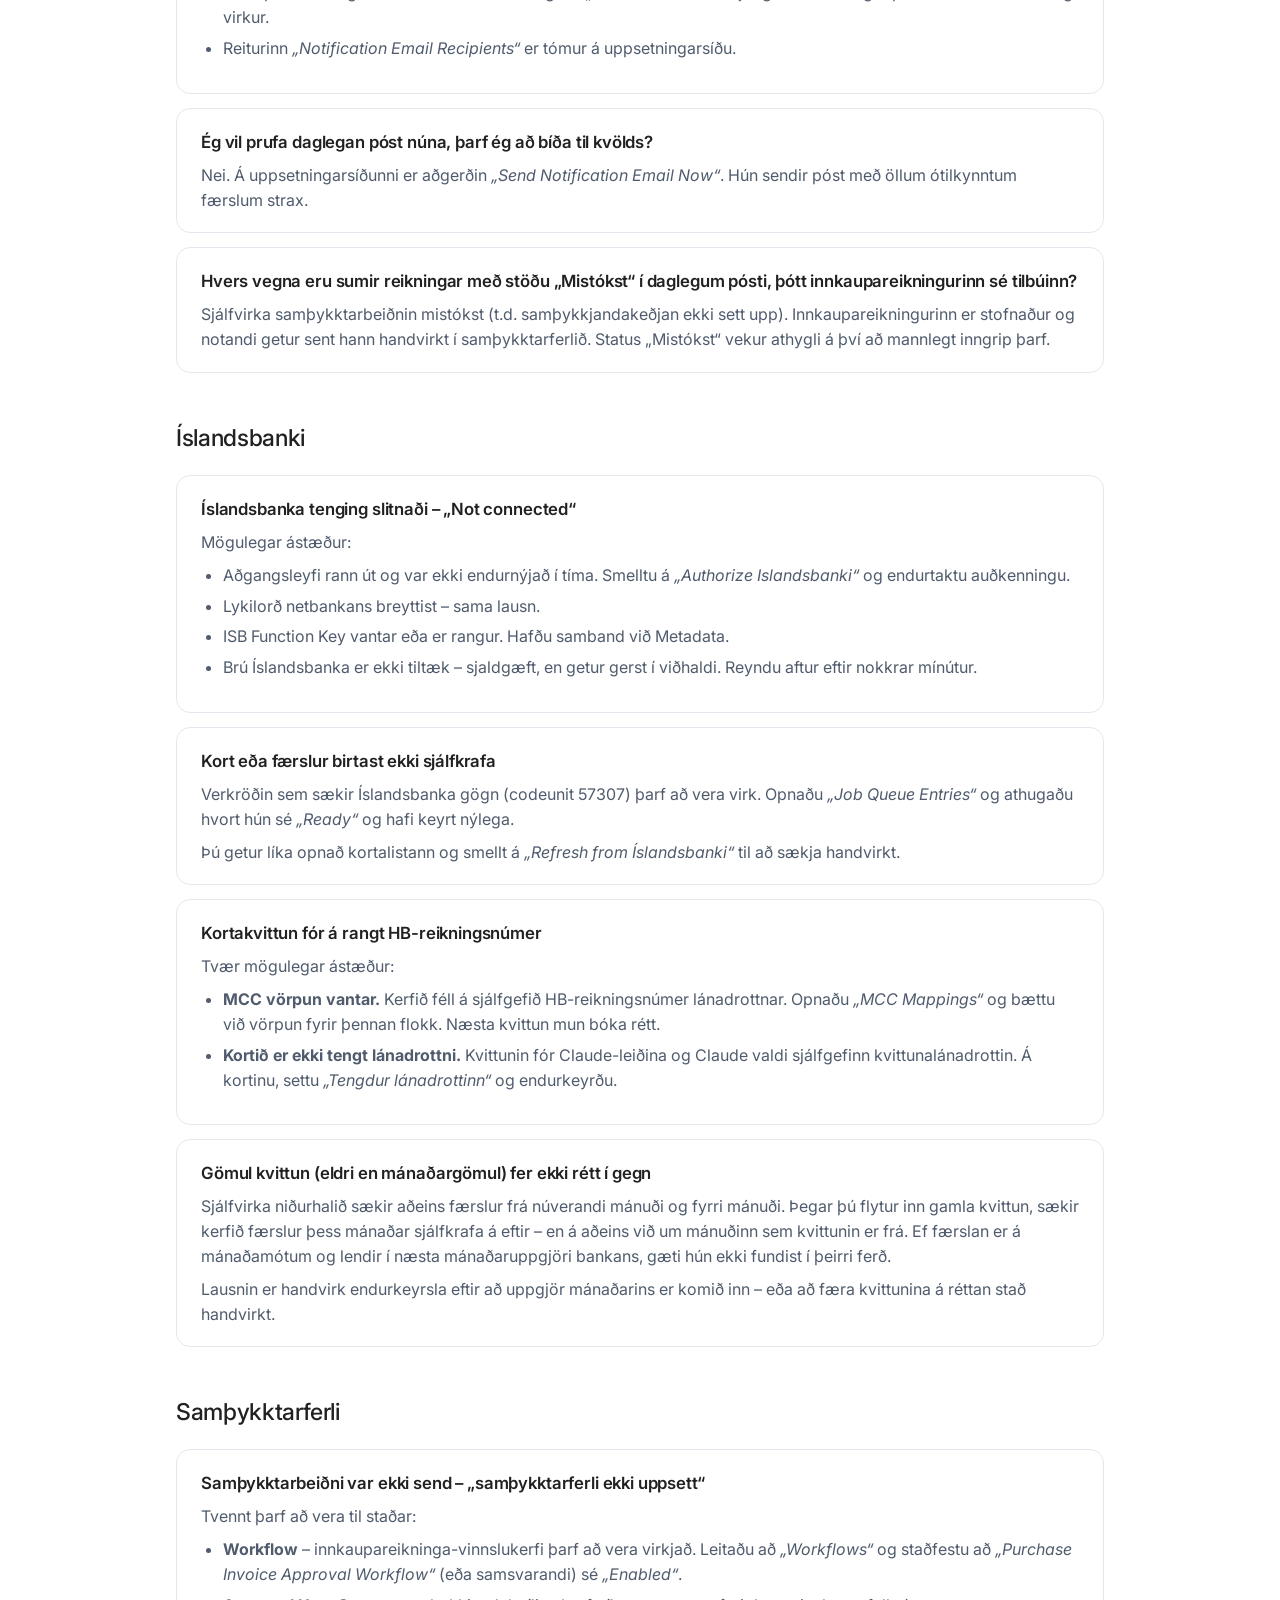
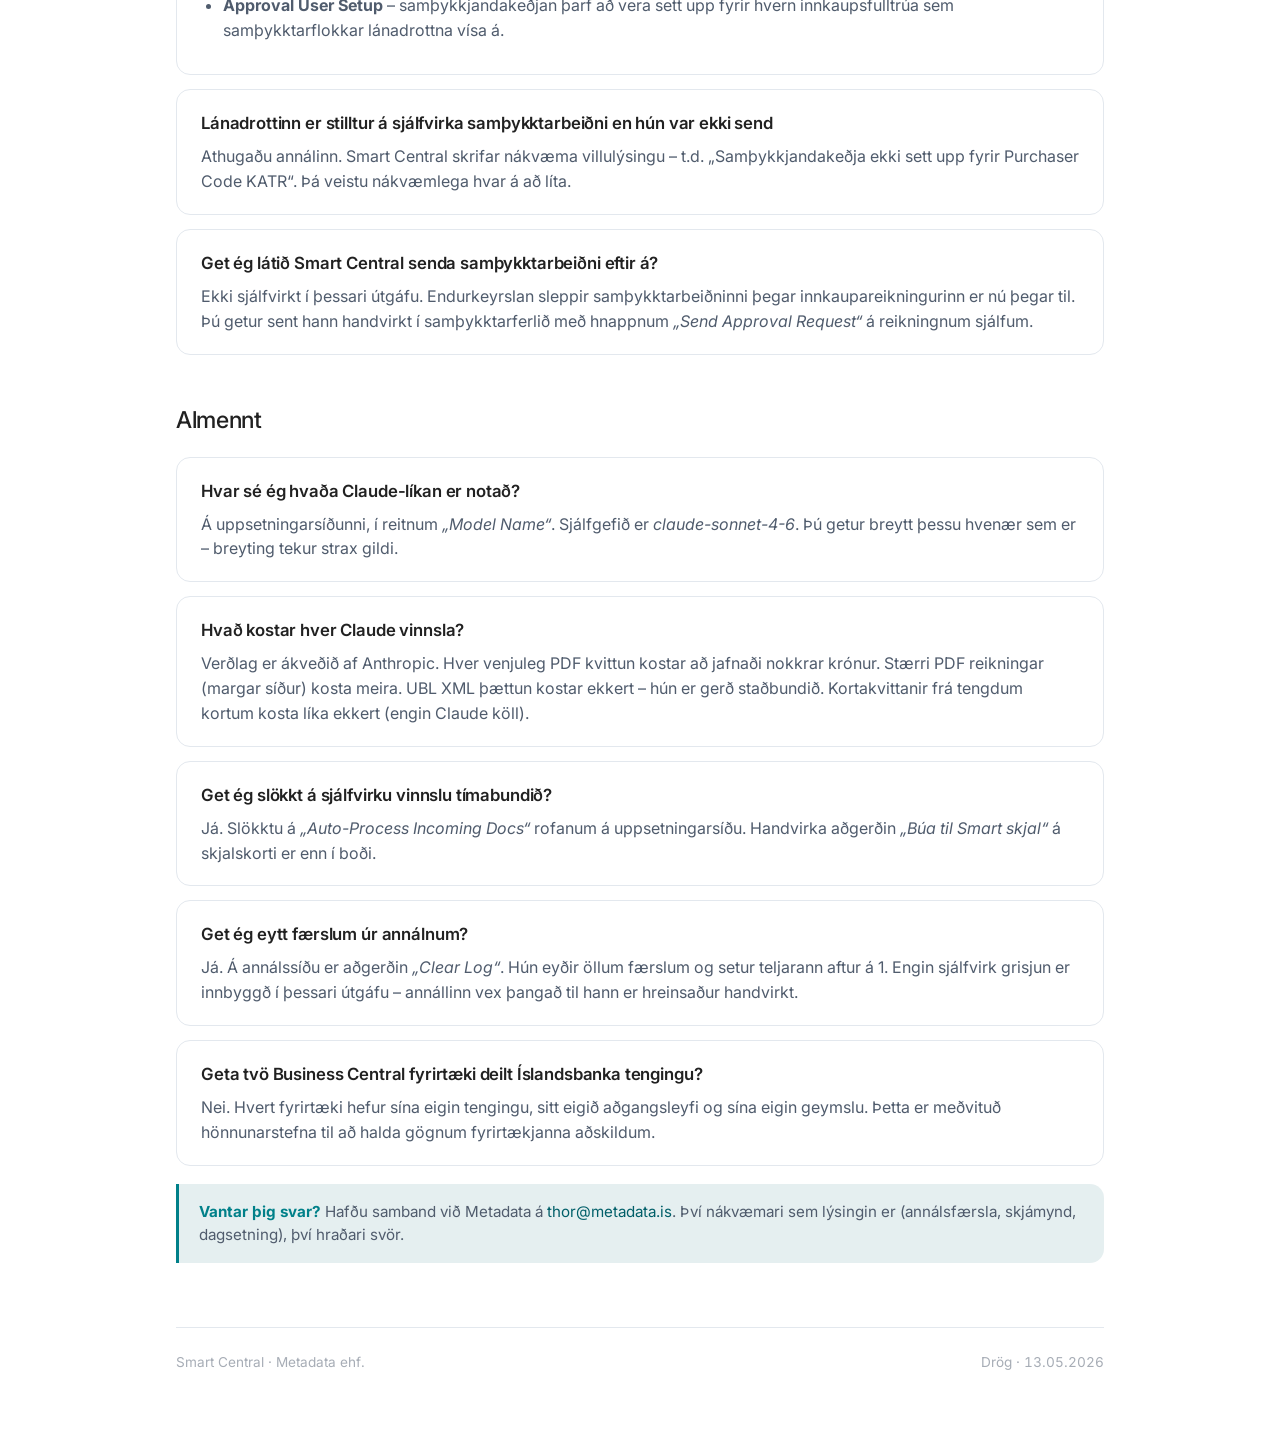
<file: SmartCentral/FAQ.html>
<!DOCTYPE html>
<html lang="is">
<head>
    <meta charset="UTF-8">
    <title>Smart Central – Spurningar og svör</title>
    <meta name="viewport" content="width=device-width, initial-scale=1">
    <link rel="stylesheet" href="styles.css">
</head>
<body>

<header class="site-header">
    <a class="brand" href="Index.html">Smart Central</a>
    <nav>
        <a href="Index.html">Forsíða</a>
        <a href="Features.html">Eiginleikar</a>
        <a href="GettingStarted.html">Uppsetning</a>
        <a href="Workflow.html">Verkflæði</a>
        <a href="FAQ.html" aria-current="page">Spurningar</a>
    </nav>
</header>

<div class="page">

    <header class="hero">
        <div class="eyebrow">Spurningar og svör</div>
        <h1>Algeng vandamál og hvernig á að leysa þau</h1>
        <p class="lede">
            Hér eru spurningar sem koma upp í daglegum rekstri Smart Central – flokkað eftir efni. Ef svarið er ekki hér, kíktu í annálinn fyrst og síðan í tæknilegan stuðning hjá Metadata.
        </p>
    </header>

    <h2>Sjálfvirk vinnsla</h2>

    <section class="faq-item">
        <h3>Sjálfvirk vinnsla fer ekki af stað – hvað þarf að athuga?</h3>
        <p>Athugaðu eftirfarandi í þessari röð:</p>
        <ol>
            <li>Er rofinn <em>„Auto-Process Incoming Docs“</em> kveiktur á uppsetningarsíðu?</li>
            <li>Er fylgiskjalið með studdri skráartegund (xml, pdf, jpg, png, gif, webp)?</li>
            <li>Hefur notandinn sem festi fylgiskjalið leyfispakka <em>SmartEDocsPrm</em>? Án hans truflar kerfið hann ekki – og engin sjálfvirk vinnsla fer fram.</li>
            <li>Er Task Scheduler virkur í Business Central (sjálfgefið í skýjaútgáfu, þarf að virkja í innanhúss-uppsetningu)?</li>
            <li>Athugaðu annál – var færsla skráð með stöðu „Ekki gjaldgengt“ eða „Mistókst“?</li>
        </ol>
    </section>

    <section class="faq-item">
        <h3>XML reikningur fór ekki í gegn – staða „Lánadrottinn fannst ekki“</h3>
        <p>
            Kerfið fann ekki lánadrottin sem svarar til kennitölunnar í XML-reikningnum. Ein af þessum ástæðum:
        </p>
        <ul>
            <li>Lánadrottinn er ekki stofnaður í Business Central. Stofnaðu hann með réttu kennitölunni í reitnum <em>„Skráningarnúmer“</em>, og endurkeyrðu skjalið.</li>
            <li>Lánadrottinn er stofnaður en kennitalan er ekki skráð. Bættu henni við.</li>
            <li>Kennitalan í XML inniheldur band eða bil sem trufla samanburðinn (sjaldgæft – kerfið hreinsar þetta venjulega).</li>
        </ul>
        <p>
            Eftir lagfæringu, smelltu á <em>„Endurkeyra“</em> á skjalkortinu.
        </p>
    </section>

    <section class="faq-item">
        <h3>Claude svaraði með „rangri“ kennitölu – kennitala kaupanda í staðinn fyrir birgis</h3>
        <p>
            Þetta gerist stundum á kvittunum þar sem báðar kennitölurnar standa á skjalinu. Smart Central varar gegn þessu sérstaklega: ef Claude skilar kennitölu sem svarar til eigin fyrirtækis (þíns), er hún hunsuð og kerfið fellur á sjálfgefinn kvittunalánadrottin.
        </p>
        <p>
            Ef þetta gerist samt, getur þú handvirkt breytt lánadrottni á innkaupareikningnum áður en hann er bókaður.
        </p>
    </section>

    <section class="faq-item">
        <h3>Hvers vegna birtist sama skjalið ekki í annál þegar ég festi nýtt fylgiskjal?</h3>
        <p>
            Ef móttekið skjal er <em>þegar tengt</em> innkaupareikningi (þ.e. það hefur áður farið í gegnum vinnslu), sleppir kerfið vinnslunni hljóðlátt – engin færsla skráð. Þetta er meðvitað til að halda annálnum hreinum.
        </p>
        <p>
            Ef þú vilt endurkeyra, smelltu á <em>„Endurkeyra“</em> – aðgerðin afhjúpar undanfara fyrri tilraunarinnar.
        </p>
    </section>

    <h2>Daglegt yfirlit</h2>

    <section class="faq-item">
        <h3>Ég fékk ekki daglegan póst í gær</h3>
        <p>Mögulegar ástæður:</p>
        <ul>
            <li>Verkröðin (Job Queue Entry fyrir codeunit 57306) er ekki <em>„Ready“</em> eða hefur stöðvast með villu. Opnaðu <em>„Job Queue Entries“</em> og kíktu á stöðuna.</li>
            <li>Engar nýjar færslur voru til að tilkynna um – kerfið sendir engan póst þegar ekkert hefur breyst.</li>
            <li>Tölvupóstreikningur er ekki rétt stilltur. Athugaðu <em>„Email Accounts“</em> – sjálfgefinn reikningur þarf að vera til staðar og virkur.</li>
            <li>Reiturinn <em>„Notification Email Recipients“</em> er tómur á uppsetningarsíðu.</li>
        </ul>
    </section>

    <section class="faq-item">
        <h3>Ég vil prufa daglegan póst núna, þarf ég að bíða til kvölds?</h3>
        <p>
            Nei. Á uppsetningarsíðunni er aðgerðin <em>„Send Notification Email Now“</em>. Hún sendir póst með öllum ótilkynntum færslum strax.
        </p>
    </section>

    <section class="faq-item">
        <h3>Hvers vegna eru sumir reikningar með stöðu „Mistókst“ í daglegum pósti, þótt innkaupareikningurinn sé tilbúinn?</h3>
        <p>
            Sjálfvirka samþykktarbeiðnin mistókst (t.d. samþykkjandakeðjan ekki sett upp). Innkaupareikningurinn er stofnaður og notandi getur sent hann handvirkt í samþykktarferlið. Status „Mistókst“ vekur athygli á því að mannlegt inngrip þarf.
        </p>
    </section>

    <h2>Íslandsbanki</h2>

    <section class="faq-item">
        <h3>Íslandsbanka tenging slitnaði – „Not connected“</h3>
        <p>Mögulegar ástæður:</p>
        <ul>
            <li>Aðgangsleyfi rann út og var ekki endurnýjað í tíma. Smelltu á <em>„Authorize Islandsbanki“</em> og endurtaktu auðkenningu.</li>
            <li>Lykilorð netbankans breyttist – sama lausn.</li>
            <li>ISB Function Key vantar eða er rangur. Hafðu samband við Metadata.</li>
            <li>Brú Íslandsbanka er ekki tiltæk – sjaldgæft, en getur gerst í viðhaldi. Reyndu aftur eftir nokkrar mínútur.</li>
        </ul>
    </section>

    <section class="faq-item">
        <h3>Kort eða færslur birtast ekki sjálfkrafa</h3>
        <p>
            Verkröðin sem sækir Íslandsbanka gögn (codeunit 57307) þarf að vera virk. Opnaðu <em>„Job Queue Entries“</em> og athugaðu hvort hún sé <em>„Ready“</em> og hafi keyrt nýlega.
        </p>
        <p>
            Þú getur líka opnað kortalistann og smellt á <em>„Refresh from Íslandsbanki“</em> til að sækja handvirkt.
        </p>
    </section>

    <section class="faq-item">
        <h3>Kortakvittun fór á rangt HB-reikningsnúmer</h3>
        <p>Tvær mögulegar ástæður:</p>
        <ul>
            <li><strong>MCC vörpun vantar.</strong> Kerfið féll á sjálfgefið HB-reikningsnúmer lánadrottnar. Opnaðu <em>„MCC Mappings“</em> og bættu við vörpun fyrir þennan flokk. Næsta kvittun mun bóka rétt.</li>
            <li><strong>Kortið er ekki tengt lánadrottni.</strong> Kvittunin fór Claude-leiðina og Claude valdi sjálfgefinn kvittunalánadrottin. Á kortinu, settu <em>„Tengdur lánadrottinn“</em> og endurkeyrðu.</li>
        </ul>
    </section>

    <section class="faq-item">
        <h3>Gömul kvittun (eldri en mánaðargömul) fer ekki rétt í gegn</h3>
        <p>
            Sjálfvirka niðurhalið sækir aðeins færslur frá núverandi mánuði og fyrri mánuði. Þegar þú flytur inn gamla kvittun, sækir kerfið færslur þess mánaðar sjálfkrafa á eftir – en á aðeins við um mánuðinn sem kvittunin er frá. Ef færslan er á mánaðamótum og lendir í næsta mánaðaruppgjöri bankans, gæti hún ekki fundist í þeirri ferð.
        </p>
        <p>
            Lausnin er handvirk endurkeyrsla eftir að uppgjör mánaðarins er komið inn – eða að færa kvittunina á réttan stað handvirkt.
        </p>
    </section>

    <h2>Samþykktarferli</h2>

    <section class="faq-item">
        <h3>Samþykktarbeiðni var ekki send – „samþykktarferli ekki uppsett“</h3>
        <p>Tvennt þarf að vera til staðar:</p>
        <ul>
            <li><strong>Workflow</strong> – innkaupareikninga-vinnslukerfi þarf að vera virkjað. Leitaðu að <em>„Workflows“</em> og staðfestu að <em>„Purchase Invoice Approval Workflow“</em> (eða samsvarandi) sé <em>„Enabled“</em>.</li>
            <li><strong>Approval User Setup</strong> – samþykkjandakeðjan þarf að vera sett upp fyrir hvern innkaupsfulltrúa sem samþykktarflokkar lánadrottna vísa á.</li>
        </ul>
    </section>

    <section class="faq-item">
        <h3>Lánadrottinn er stilltur á sjálfvirka samþykktarbeiðni en hún var ekki send</h3>
        <p>
            Athugaðu annálinn. Smart Central skrifar nákvæma villulýsingu – t.d. „Samþykkjandakeðja ekki sett upp fyrir Purchaser Code KATR“. Þá veistu nákvæmlega hvar á að líta.
        </p>
    </section>

    <section class="faq-item">
        <h3>Get ég látið Smart Central senda samþykktarbeiðni eftir á?</h3>
        <p>
            Ekki sjálfvirkt í þessari útgáfu. Endurkeyrslan sleppir samþykktarbeiðninni þegar innkaupareikningurinn er nú þegar til. Þú getur sent hann handvirkt í samþykktarferlið með hnappnum <em>„Send Approval Request“</em> á reikningnum sjálfum.
        </p>
    </section>

    <h2>Almennt</h2>

    <section class="faq-item">
        <h3>Hvar sé ég hvaða Claude-líkan er notað?</h3>
        <p>
            Á uppsetningarsíðunni, í reitnum <em>„Model Name“</em>. Sjálfgefið er <em>claude-sonnet-4-6</em>. Þú getur breytt þessu hvenær sem er – breyting tekur strax gildi.
        </p>
    </section>

    <section class="faq-item">
        <h3>Hvað kostar hver Claude vinnsla?</h3>
        <p>
            Verðlag er ákveðið af Anthropic. Hver venjuleg PDF kvittun kostar að jafnaði nokkrar krónur. Stærri PDF reikningar (margar síður) kosta meira. UBL XML þættun kostar ekkert – hún er gerð staðbundið. Kortakvittanir frá tengdum kortum kosta líka ekkert (engin Claude köll).
        </p>
    </section>

    <section class="faq-item">
        <h3>Get ég slökkt á sjálfvirku vinnslu tímabundið?</h3>
        <p>
            Já. Slökktu á <em>„Auto-Process Incoming Docs“</em> rofanum á uppsetningarsíðu. Handvirka aðgerðin <em>„Búa til Smart skjal“</em> á skjalskorti er enn í boði.
        </p>
    </section>

    <section class="faq-item">
        <h3>Get ég eytt færslum úr annálnum?</h3>
        <p>
            Já. Á annálssíðu er aðgerðin <em>„Clear Log“</em>. Hún eyðir öllum færslum og setur teljarann aftur á 1. Engin sjálfvirk grisjun er innbyggð í þessari útgáfu – annállinn vex þangað til hann er hreinsaður handvirkt.
        </p>
    </section>

    <section class="faq-item">
        <h3>Geta tvö Business Central fyrirtæki deilt Íslandsbanka tengingu?</h3>
        <p>
            Nei. Hvert fyrirtæki hefur sína eigin tengingu, sitt eigið aðgangsleyfi og sína eigin geymslu. Þetta er meðvituð hönnunarstefna til að halda gögnum fyrirtækjanna aðskildum.
        </p>
    </section>

    <div class="callout">
        <strong>Vantar þig svar?</strong> Hafðu samband við Metadata á <a href="mailto:thor@metadata.is">thor@metadata.is</a>. Því nákvæmari sem lýsingin er (annálsfærsla, skjámynd, dagsetning), því hraðari svör.
    </div>

    <footer class="site-footer">
        <div>Smart Central · Metadata ehf.</div>
        <div>Drög · 13.05.2026</div>
    </footer>

</div>
</body>
</html>
</file>
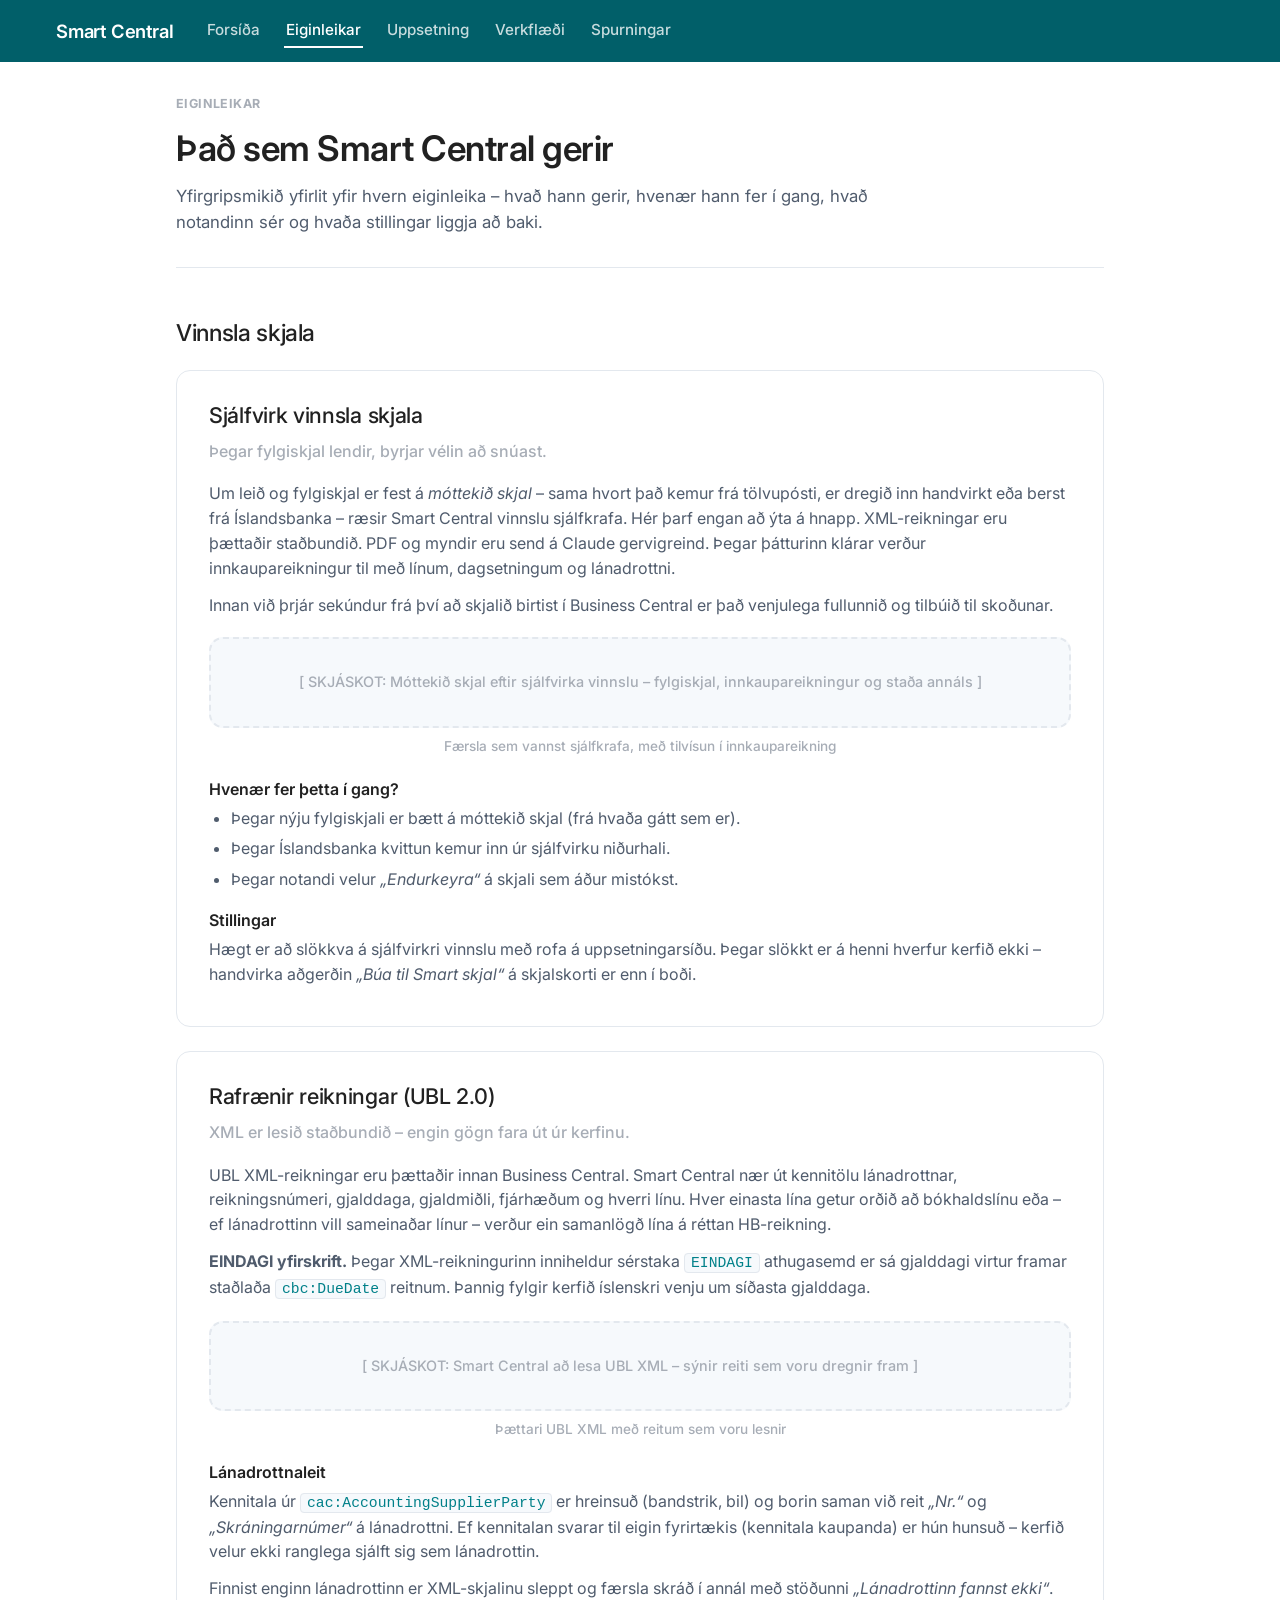
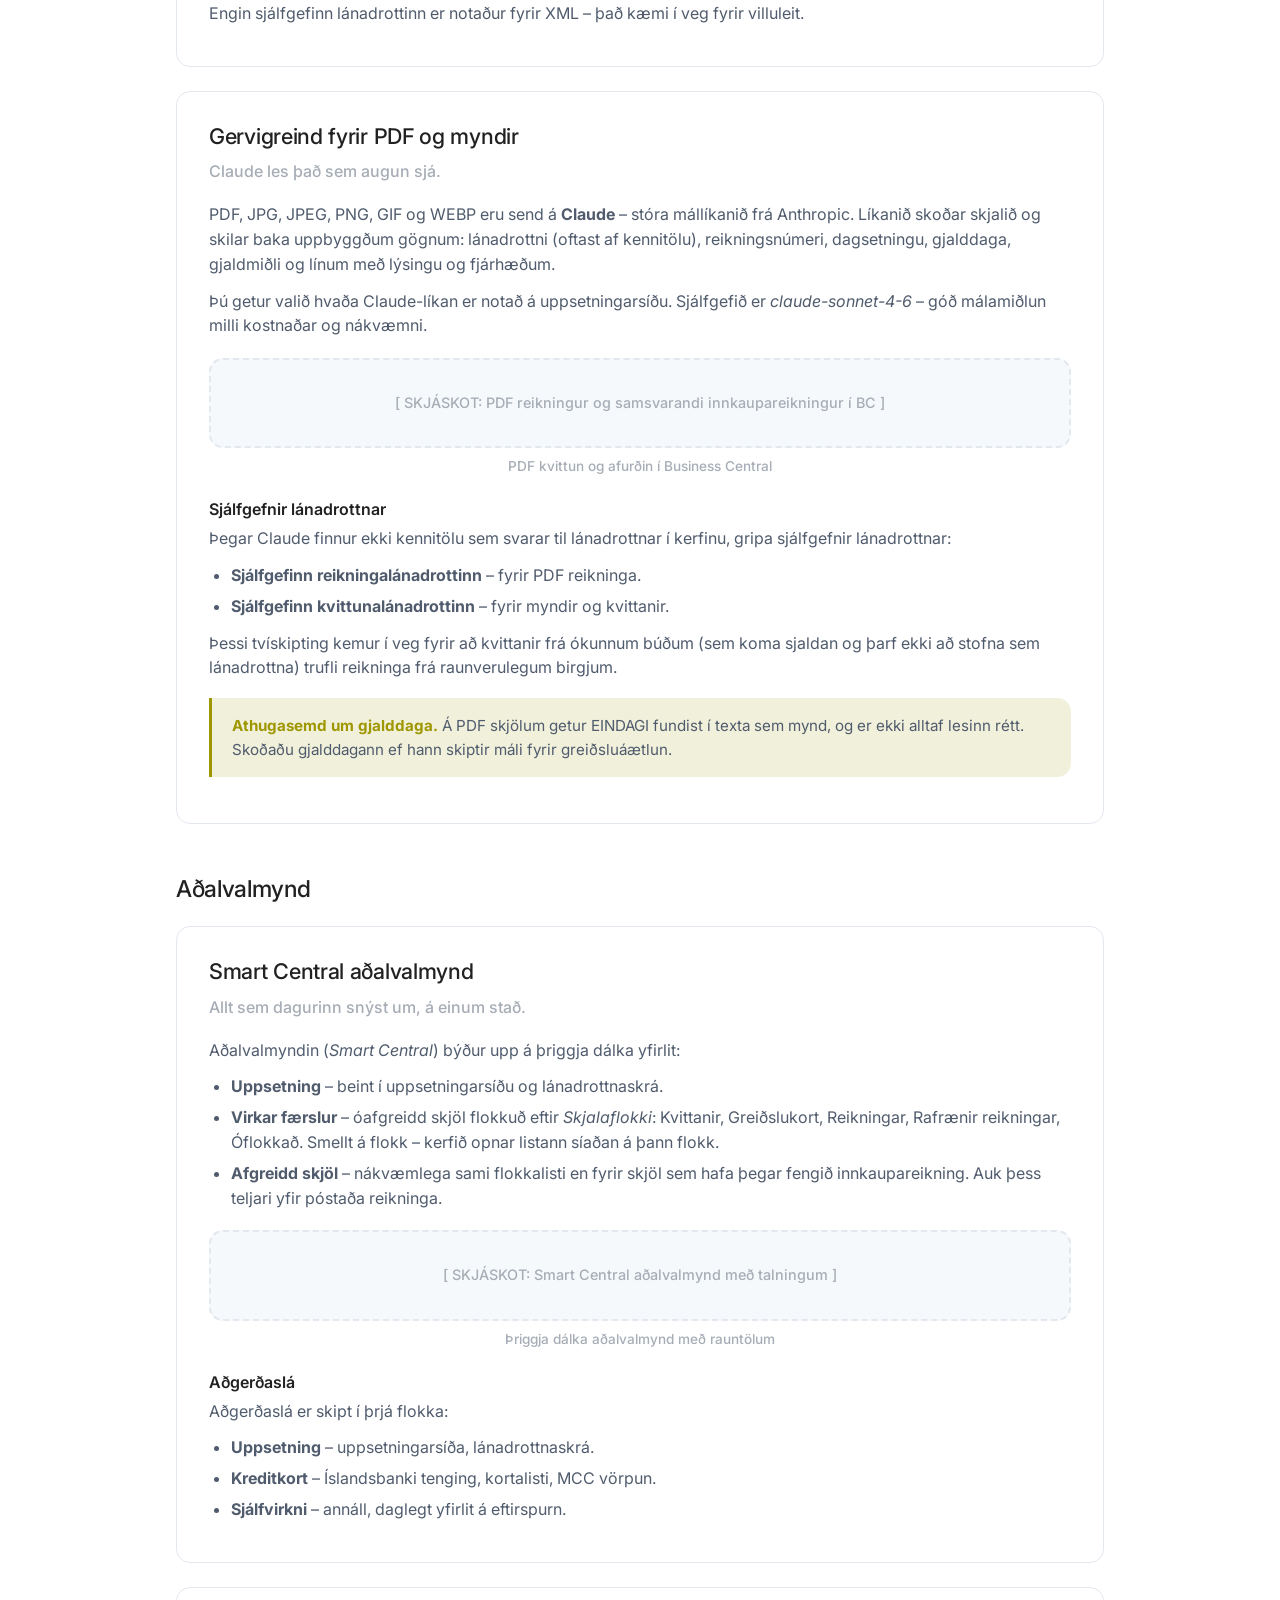
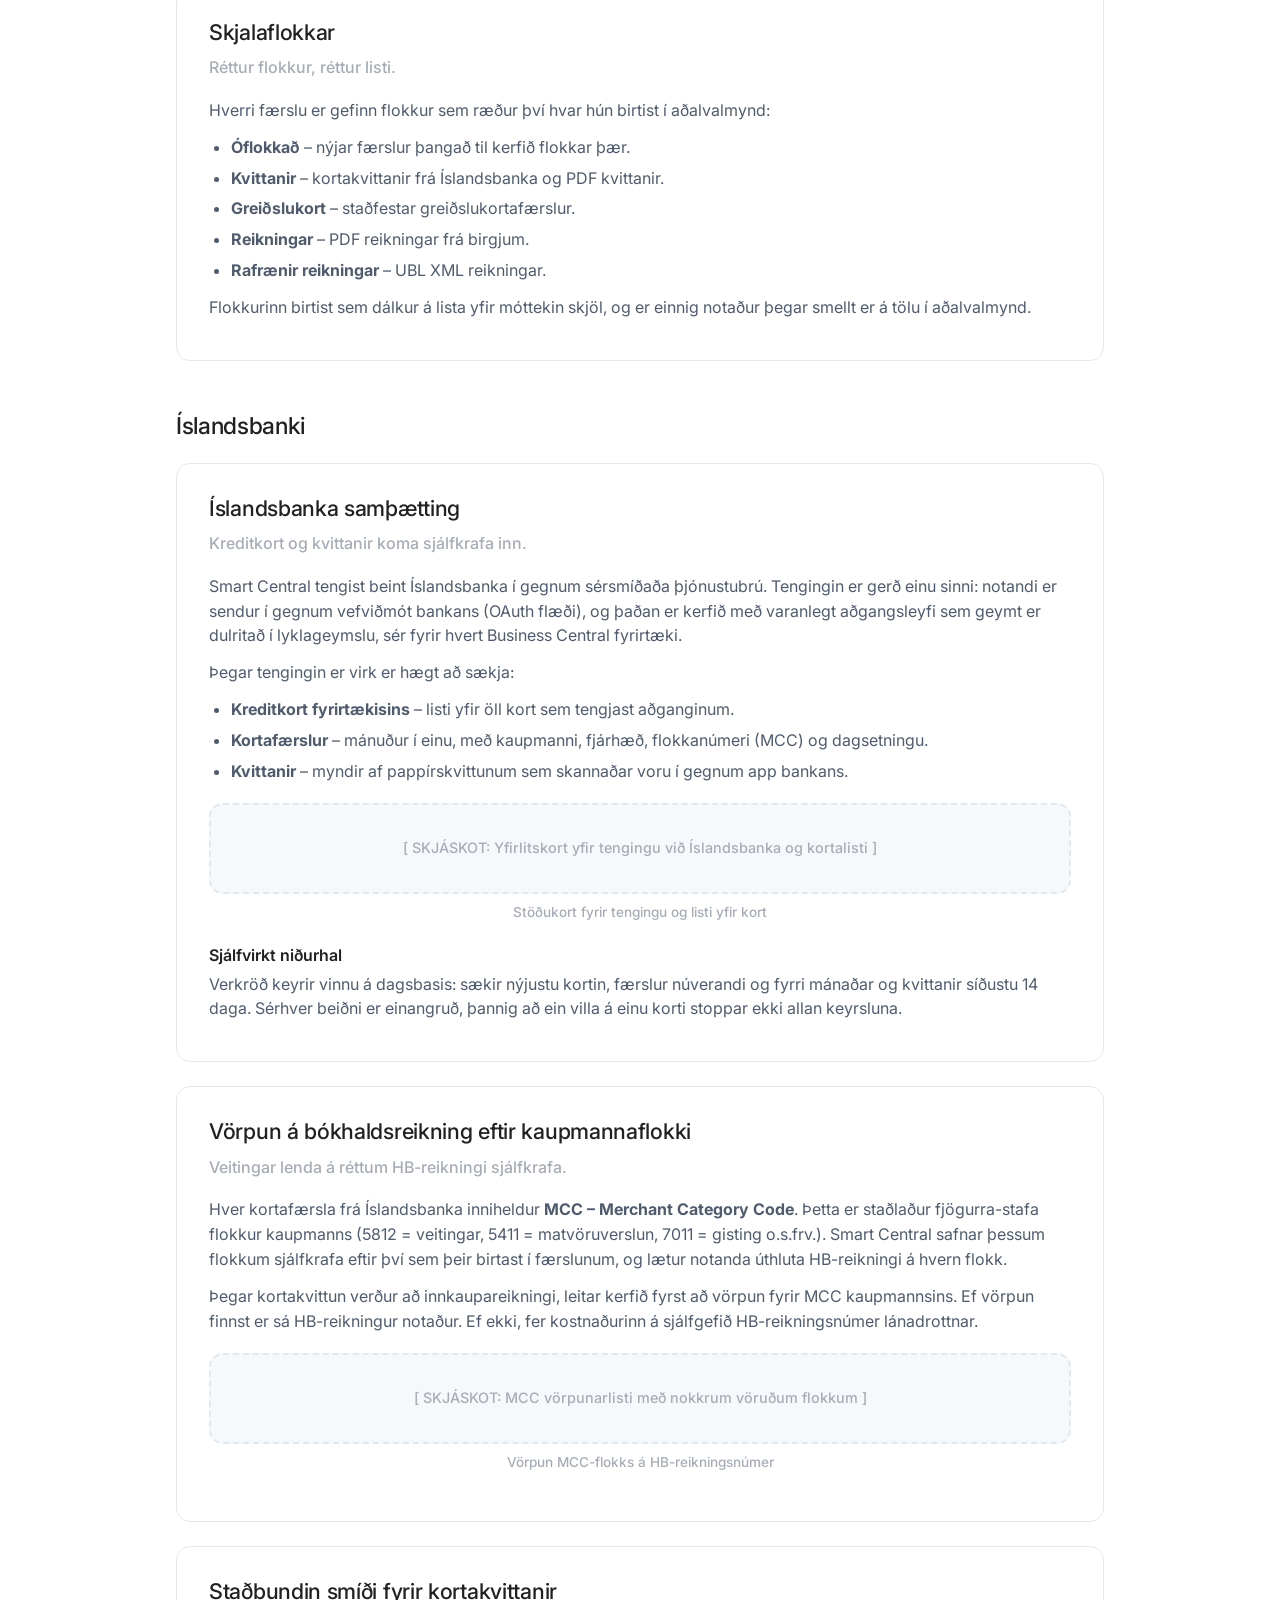
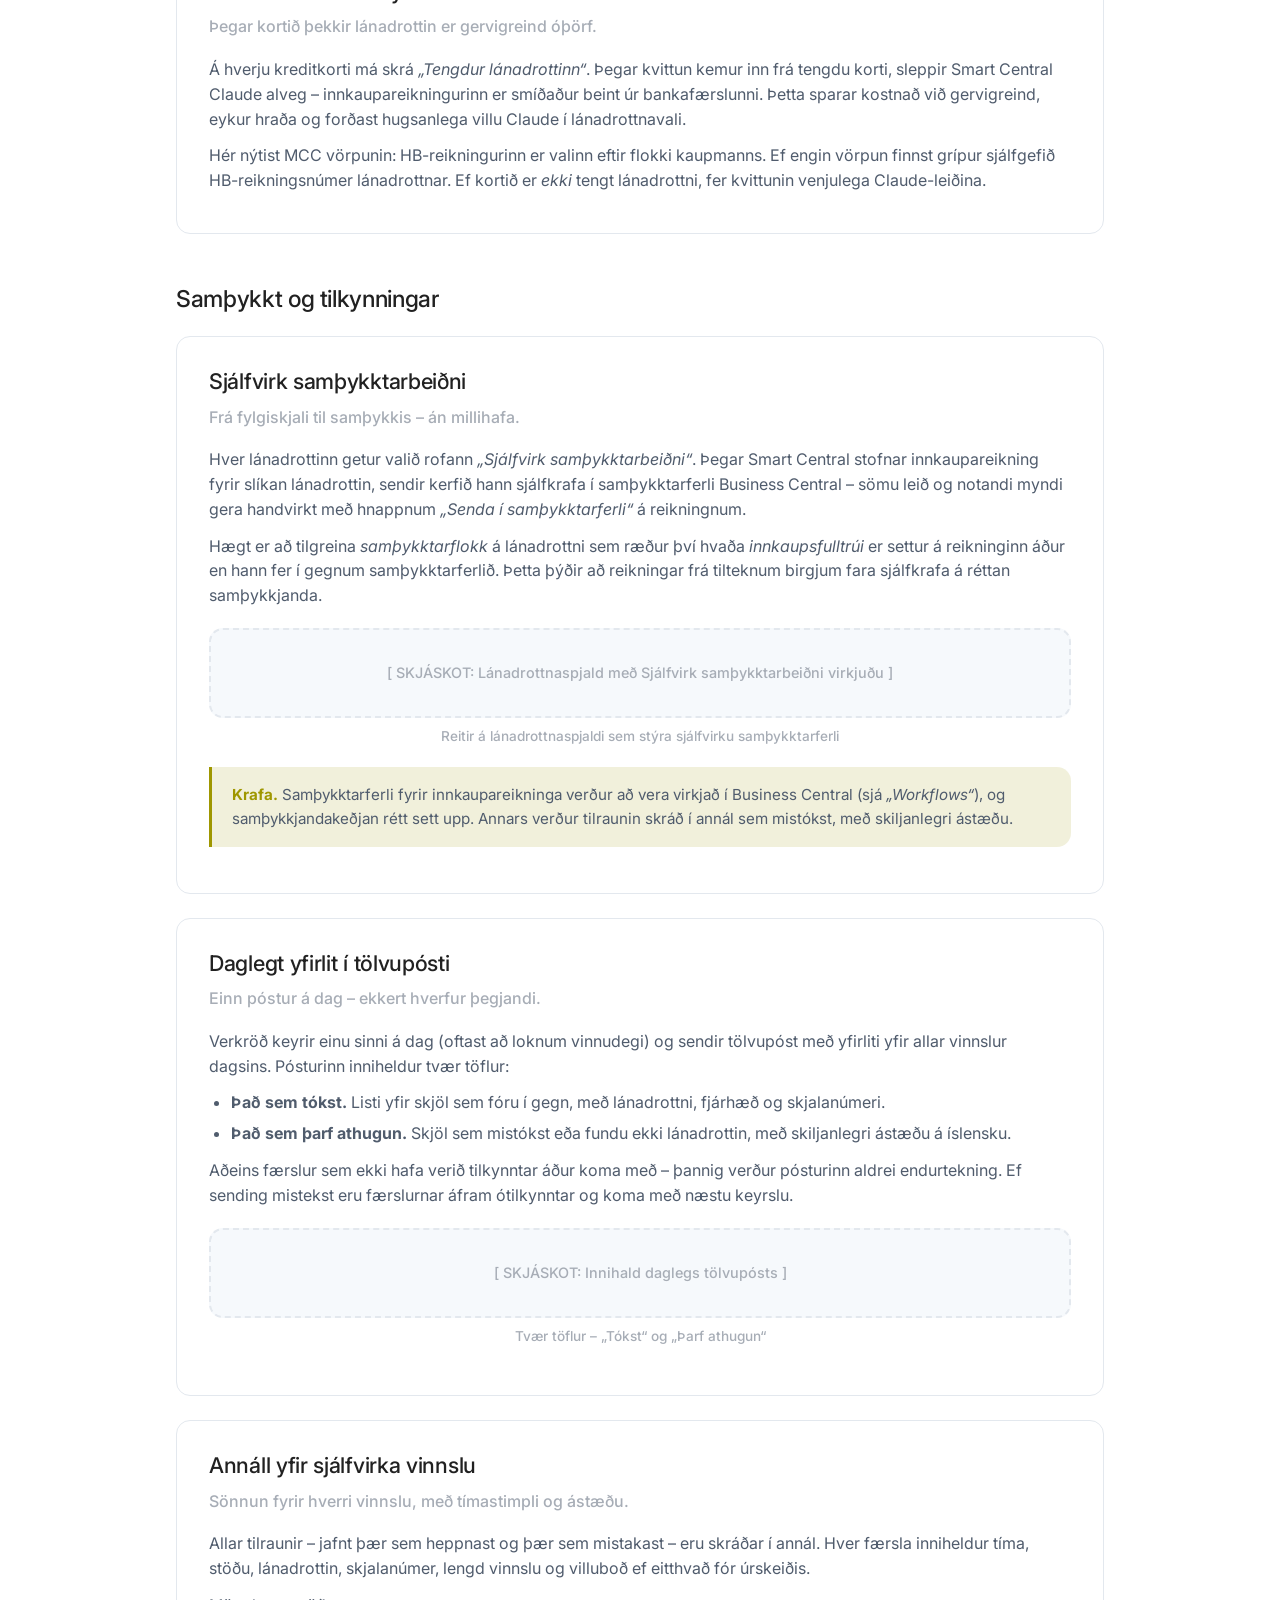
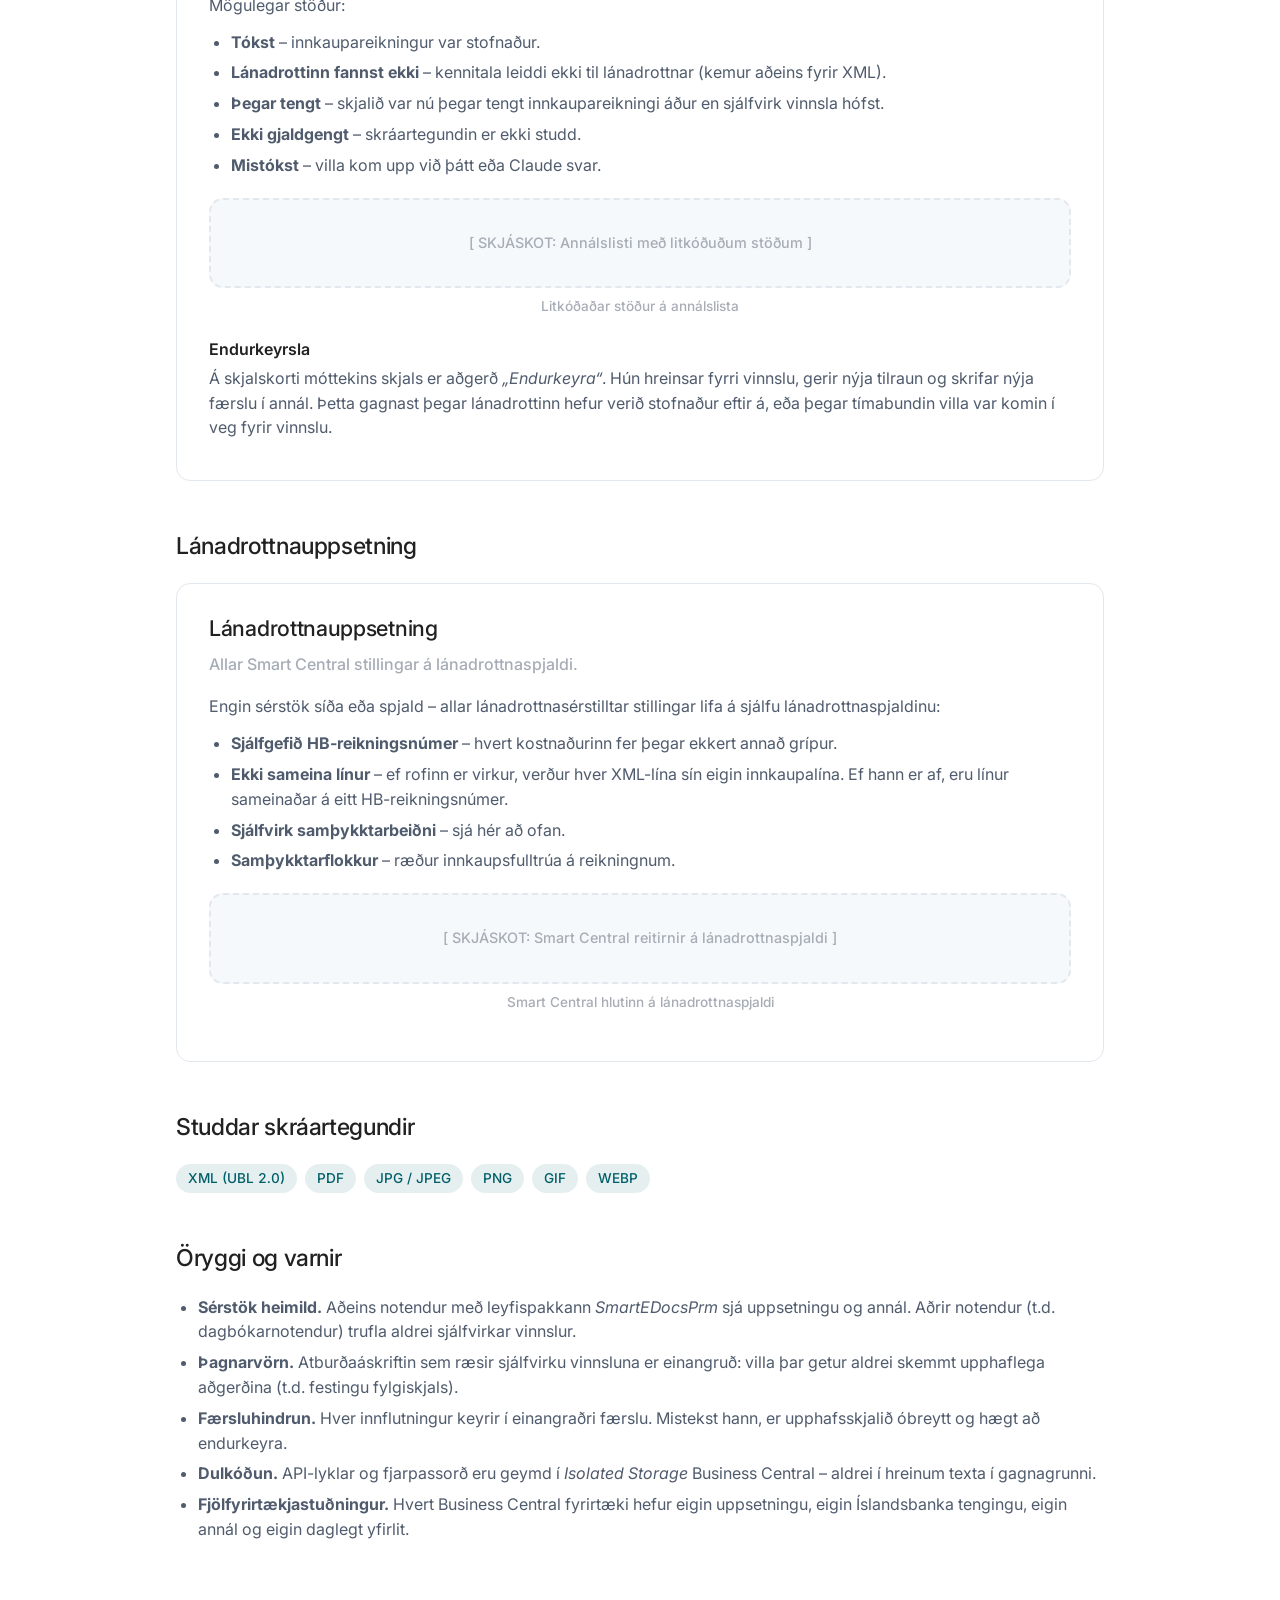
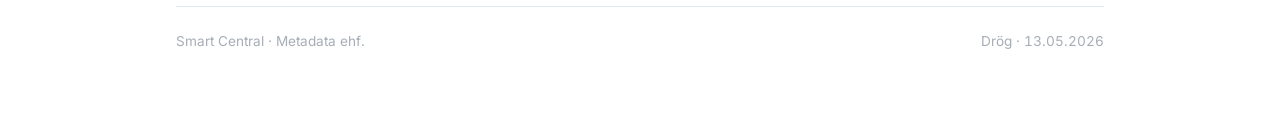
<file: SmartCentral/Features.html>
<!DOCTYPE html>
<html lang="is">
<head>
    <meta charset="UTF-8">
    <title>Smart Central – Eiginleikar</title>
    <meta name="viewport" content="width=device-width, initial-scale=1">
    <link rel="stylesheet" href="styles.css">
</head>
<body>

<header class="site-header">
    <a class="brand" href="Index.html">Smart Central</a>
    <nav>
        <a href="Index.html">Forsíða</a>
        <a href="Features.html" aria-current="page">Eiginleikar</a>
        <a href="GettingStarted.html">Uppsetning</a>
        <a href="Workflow.html">Verkflæði</a>
        <a href="FAQ.html">Spurningar</a>
    </nav>
</header>

<div class="page">

    <header class="hero">
        <div class="eyebrow">Eiginleikar</div>
        <h1>Það sem Smart Central gerir</h1>
        <p class="lede">
            Yfirgripsmikið yfirlit yfir hvern eiginleika – hvað hann gerir, hvenær hann fer í gang, hvað notandinn sér og hvaða stillingar liggja að baki.
        </p>
    </header>

    <h2>Vinnsla skjala</h2>

    <section class="feature-detail" id="auto-processing">
        <h3>Sjálfvirk vinnsla skjala</h3>
        <p class="tagline">Þegar fylgiskjal lendir, byrjar vélin að snúast.</p>
        <p>
            Um leið og fylgiskjal er fest á <em>móttekið skjal</em> – sama hvort það kemur frá tölvupósti, er dregið inn handvirkt eða berst frá Íslandsbanka – ræsir Smart Central vinnslu sjálfkrafa. Hér þarf engan að ýta á hnapp. XML-reikningar eru þættaðir staðbundið. PDF og myndir eru send á Claude gervigreind. Þegar þátturinn klárar verður innkaupareikningur til með línum, dagsetningum og lánadrottni.
        </p>
        <p>
            Innan við þrjár sekúndur frá því að skjalið birtist í Business Central er það venjulega fullunnið og tilbúið til skoðunar.
        </p>
        <figure class="screenshot">
            <div class="placeholder">[ SKJÁSKOT: Móttekið skjal eftir sjálfvirka vinnslu – fylgiskjal, innkaupareikningur og staða annáls ]</div>
            <figcaption>Færsla sem vannst sjálfkrafa, með tilvísun í innkaupareikning</figcaption>
        </figure>
        <h4>Hvenær fer þetta í gang?</h4>
        <ul>
            <li>Þegar nýju fylgiskjali er bætt á móttekið skjal (frá hvaða gátt sem er).</li>
            <li>Þegar Íslandsbanka kvittun kemur inn úr sjálfvirku niðurhali.</li>
            <li>Þegar notandi velur <em>„Endurkeyra“</em> á skjali sem áður mistókst.</li>
        </ul>
        <h4>Stillingar</h4>
        <p>
            Hægt er að slökkva á sjálfvirkri vinnslu með rofa á uppsetningarsíðu. Þegar slökkt er á henni hverfur kerfið ekki – handvirka aðgerðin <em>„Búa til Smart skjal“</em> á skjalskorti er enn í boði.
        </p>
    </section>

    <section class="feature-detail" id="ubl">
        <h3>Rafrænir reikningar (UBL 2.0)</h3>
        <p class="tagline">XML er lesið staðbundið – engin gögn fara út úr kerfinu.</p>
        <p>
            UBL XML-reikningar eru þættaðir innan Business Central. Smart Central nær út kennitölu lánadrottnar, reikningsnúmeri, gjalddaga, gjaldmiðli, fjárhæðum og hverri línu. Hver einasta lína getur orðið að bókhaldslínu eða – ef lánadrottinn vill sameinaðar línur – verður ein samanlögð lína á réttan HB-reikning.
        </p>
        <p>
            <strong>EINDAGI yfirskrift.</strong> Þegar XML-reikningurinn inniheldur sérstaka <code>EINDAGI</code> athugasemd er sá gjalddagi virtur framar staðlaða <code>cbc:DueDate</code> reitnum. Þannig fylgir kerfið íslenskri venju um síðasta gjalddaga.
        </p>
        <figure class="screenshot">
            <div class="placeholder">[ SKJÁSKOT: Smart Central að lesa UBL XML – sýnir reiti sem voru dregnir fram ]</div>
            <figcaption>Þættari UBL XML með reitum sem voru lesnir</figcaption>
        </figure>
        <h4>Lánadrottnaleit</h4>
        <p>
            Kennitala úr <code>cac:AccountingSupplierParty</code> er hreinsuð (bandstrik, bil) og borin saman við reit <em>„Nr.“</em> og <em>„Skráningarnúmer“</em> á lánadrottni. Ef kennitalan svarar til eigin fyrirtækis (kennitala kaupanda) er hún hunsuð – kerfið velur ekki ranglega sjálft sig sem lánadrottin.
        </p>
        <p>
            Finnist enginn lánadrottinn er XML-skjalinu sleppt og færsla skráð í annál með stöðunni <em>„Lánadrottinn fannst ekki“</em>. Engin sjálfgefinn lánadrottinn er notaður fyrir XML – það kæmi í veg fyrir villuleit.
        </p>
    </section>

    <section class="feature-detail" id="ai">
        <h3>Gervigreind fyrir PDF og myndir</h3>
        <p class="tagline">Claude les það sem augun sjá.</p>
        <p>
            PDF, JPG, JPEG, PNG, GIF og WEBP eru send á <strong>Claude</strong> – stóra mállíkanið frá Anthropic. Líkanið skoðar skjalið og skilar baka uppbyggðum gögnum: lánadrottni (oftast af kennitölu), reikningsnúmeri, dagsetningu, gjalddaga, gjaldmiðli og línum með lýsingu og fjárhæðum.
        </p>
        <p>
            Þú getur valið hvaða Claude-líkan er notað á uppsetningarsíðu. Sjálfgefið er <em>claude-sonnet-4-6</em> – góð málamiðlun milli kostnaðar og nákvæmni.
        </p>
        <figure class="screenshot">
            <div class="placeholder">[ SKJÁSKOT: PDF reikningur og samsvarandi innkaupareikningur í BC ]</div>
            <figcaption>PDF kvittun og afurðin í Business Central</figcaption>
        </figure>
        <h4>Sjálfgefnir lánadrottnar</h4>
        <p>
            Þegar Claude finnur ekki kennitölu sem svarar til lánadrottnar í kerfinu, gripa sjálfgefnir lánadrottnar:
        </p>
        <ul>
            <li><strong>Sjálfgefinn reikningalánadrottinn</strong> – fyrir PDF reikninga.</li>
            <li><strong>Sjálfgefinn kvittunalánadrottinn</strong> – fyrir myndir og kvittanir.</li>
        </ul>
        <p>
            Þessi tvískipting kemur í veg fyrir að kvittanir frá ókunnum búðum (sem koma sjaldan og þarf ekki að stofna sem lánadrottna) trufli reikninga frá raunverulegum birgjum.
        </p>
        <div class="callout warn">
            <strong>Athugasemd um gjalddaga.</strong> Á PDF skjölum getur EINDAGI fundist í texta sem mynd, og er ekki alltaf lesinn rétt. Skoðaðu gjalddagann ef hann skiptir máli fyrir greiðsluáætlun.
        </div>
    </section>

    <h2>Aðalvalmynd</h2>

    <section class="feature-detail" id="smart-central">
        <h3>Smart Central aðalvalmynd</h3>
        <p class="tagline">Allt sem dagurinn snýst um, á einum stað.</p>
        <p>
            Aðalvalmyndin (<em>Smart Central</em>) býður upp á þriggja dálka yfirlit:
        </p>
        <ul>
            <li><strong>Uppsetning</strong> – beint í uppsetningarsíðu og lánadrottnaskrá.</li>
            <li><strong>Virkar færslur</strong> – óafgreidd skjöl flokkuð eftir <em>Skjalaflokki</em>: Kvittanir, Greiðslukort, Reikningar, Rafrænir reikningar, Óflokkað. Smellt á flokk – kerfið opnar listann síaðan á þann flokk.</li>
            <li><strong>Afgreidd skjöl</strong> – nákvæmlega sami flokkalisti en fyrir skjöl sem hafa þegar fengið innkaupareikning. Auk þess teljari yfir póstaða reikninga.</li>
        </ul>
        <figure class="screenshot">
            <div class="placeholder">[ SKJÁSKOT: Smart Central aðalvalmynd með talningum ]</div>
            <figcaption>Þriggja dálka aðalvalmynd með rauntölum</figcaption>
        </figure>
        <h4>Aðgerðaslá</h4>
        <p>
            Aðgerðaslá er skipt í þrjá flokka:
        </p>
        <ul>
            <li><strong>Uppsetning</strong> – uppsetningarsíða, lánadrottnaskrá.</li>
            <li><strong>Kreditkort</strong> – Íslandsbanki tenging, kortalisti, MCC vörpun.</li>
            <li><strong>Sjálfvirkni</strong> – annáll, daglegt yfirlit á eftirspurn.</li>
        </ul>
    </section>

    <section class="feature-detail" id="categories">
        <h3>Skjalaflokkar</h3>
        <p class="tagline">Réttur flokkur, réttur listi.</p>
        <p>
            Hverri færslu er gefinn flokkur sem ræður því hvar hún birtist í aðalvalmynd:
        </p>
        <ul>
            <li><strong>Óflokkað</strong> – nýjar færslur þangað til kerfið flokkar þær.</li>
            <li><strong>Kvittanir</strong> – kortakvittanir frá Íslandsbanka og PDF kvittanir.</li>
            <li><strong>Greiðslukort</strong> – staðfestar greiðslukortafærslur.</li>
            <li><strong>Reikningar</strong> – PDF reikningar frá birgjum.</li>
            <li><strong>Rafrænir reikningar</strong> – UBL XML reikningar.</li>
        </ul>
        <p>
            Flokkurinn birtist sem dálkur á lista yfir móttekin skjöl, og er einnig notaður þegar smellt er á tölu í aðalvalmynd.
        </p>
    </section>

    <h2>Íslandsbanki</h2>

    <section class="feature-detail" id="isb">
        <h3>Íslandsbanka samþætting</h3>
        <p class="tagline">Kreditkort og kvittanir koma sjálfkrafa inn.</p>
        <p>
            Smart Central tengist beint Íslandsbanka í gegnum sérsmíðaða þjónustubrú. Tengingin er gerð einu sinni: notandi er sendur í gegnum vefviðmót bankans (OAuth flæði), og þaðan er kerfið með varanlegt aðgangsleyfi sem geymt er dulritað í lyklageymslu, sér fyrir hvert Business Central fyrirtæki.
        </p>
        <p>
            Þegar tengingin er virk er hægt að sækja:
        </p>
        <ul>
            <li><strong>Kreditkort fyrirtækisins</strong> – listi yfir öll kort sem tengjast aðganginum.</li>
            <li><strong>Kortafærslur</strong> – mánuður í einu, með kaupmanni, fjárhæð, flokkanúmeri (MCC) og dagsetningu.</li>
            <li><strong>Kvittanir</strong> – myndir af pappírskvittunum sem skannaðar voru í gegnum app bankans.</li>
        </ul>
        <figure class="screenshot">
            <div class="placeholder">[ SKJÁSKOT: Yfirlitskort yfir tengingu við Íslandsbanka og kortalisti ]</div>
            <figcaption>Stöðukort fyrir tengingu og listi yfir kort</figcaption>
        </figure>
        <h4>Sjálfvirkt niðurhal</h4>
        <p>
            Verkröð keyrir vinnu á dagsbasis: sækir nýjustu kortin, færslur núverandi og fyrri mánaðar og kvittanir síðustu 14 daga. Sérhver beiðni er einangruð, þannig að ein villa á einu korti stoppar ekki allan keyrsluna.
        </p>
    </section>

    <section class="feature-detail" id="gl-mapping">
        <h3>Vörpun á bókhaldsreikning eftir kaupmannaflokki</h3>
        <p class="tagline">Veitingar lenda á réttum HB-reikningi sjálfkrafa.</p>
        <p>
            Hver kortafærsla frá Íslandsbanka inniheldur <strong>MCC – Merchant Category Code</strong>. Þetta er staðlaður fjögurra-stafa flokkur kaupmanns (5812 = veitingar, 5411 = matvöruverslun, 7011 = gisting o.s.frv.). Smart Central safnar þessum flokkum sjálfkrafa eftir því sem þeir birtast í færslunum, og lætur notanda úthluta HB-reikningi á hvern flokk.
        </p>
        <p>
            Þegar kortakvittun verður að innkaupareikningi, leitar kerfið fyrst að vörpun fyrir MCC kaupmannsins. Ef vörpun finnst er sá HB-reikningur notaður. Ef ekki, fer kostnaðurinn á sjálfgefið HB-reikningsnúmer lánadrottnar.
        </p>
        <figure class="screenshot">
            <div class="placeholder">[ SKJÁSKOT: MCC vörpunarlisti með nokkrum vöruðum flokkum ]</div>
            <figcaption>Vörpun MCC-flokks á HB-reikningsnúmer</figcaption>
        </figure>
    </section>

    <section class="feature-detail" id="local-build">
        <h3>Staðbundin smíði fyrir kortakvittanir</h3>
        <p class="tagline">Þegar kortið þekkir lánadrottin er gervigreind óþörf.</p>
        <p>
            Á hverju kreditkorti má skrá <em>„Tengdur lánadrottinn“</em>. Þegar kvittun kemur inn frá tengdu korti, sleppir Smart Central Claude alveg – innkaupareikningurinn er smíðaður beint úr bankafærslunni. Þetta sparar kostnað við gervigreind, eykur hraða og forðast hugsanlega villu Claude í lánadrottnavali.
        </p>
        <p>
            Hér nýtist MCC vörpunin: HB-reikningurinn er valinn eftir flokki kaupmanns. Ef engin vörpun finnst grípur sjálfgefið HB-reikningsnúmer lánadrottnar. Ef kortið er <em>ekki</em> tengt lánadrottni, fer kvittunin venjulega Claude-leiðina.
        </p>
    </section>

    <h2>Samþykkt og tilkynningar</h2>

    <section class="feature-detail" id="approval">
        <h3>Sjálfvirk samþykktarbeiðni</h3>
        <p class="tagline">Frá fylgiskjali til samþykkis – án millihafa.</p>
        <p>
            Hver lánadrottinn getur valið rofann <em>„Sjálfvirk samþykktarbeiðni“</em>. Þegar Smart Central stofnar innkaupareikning fyrir slíkan lánadrottin, sendir kerfið hann sjálfkrafa í samþykktarferli Business Central – sömu leið og notandi myndi gera handvirkt með hnappnum <em>„Senda í samþykktarferli“</em> á reikningnum.
        </p>
        <p>
            Hægt er að tilgreina <em>samþykktarflokk</em> á lánadrottni sem ræður því hvaða <em>innkaupsfulltrúi</em> er settur á reikninginn áður en hann fer í gegnum samþykktarferlið. Þetta þýðir að reikningar frá tilteknum birgjum fara sjálfkrafa á réttan samþykkjanda.
        </p>
        <figure class="screenshot">
            <div class="placeholder">[ SKJÁSKOT: Lánadrottnaspjald með Sjálfvirk samþykktarbeiðni virkjuðu ]</div>
            <figcaption>Reitir á lánadrottnaspjaldi sem stýra sjálfvirku samþykktarferli</figcaption>
        </figure>
        <div class="callout warn">
            <strong>Krafa.</strong> Samþykktarferli fyrir innkaupareikninga verður að vera virkjað í Business Central (sjá <em>„Workflows“</em>), og samþykkjandakeðjan rétt sett upp. Annars verður tilraunin skráð í annál sem mistókst, með skiljanlegri ástæðu.
        </div>
    </section>

    <section class="feature-detail" id="notification">
        <h3>Daglegt yfirlit í tölvupósti</h3>
        <p class="tagline">Einn póstur á dag – ekkert hverfur þegjandi.</p>
        <p>
            Verkröð keyrir einu sinni á dag (oftast að loknum vinnudegi) og sendir tölvupóst með yfirliti yfir allar vinnslur dagsins. Pósturinn inniheldur tvær töflur:
        </p>
        <ul>
            <li><strong>Það sem tókst.</strong> Listi yfir skjöl sem fóru í gegn, með lánadrottni, fjárhæð og skjalanúmeri.</li>
            <li><strong>Það sem þarf athugun.</strong> Skjöl sem mistókst eða fundu ekki lánadrottin, með skiljanlegri ástæðu á íslensku.</li>
        </ul>
        <p>
            Aðeins færslur sem ekki hafa verið tilkynntar áður koma með – þannig verður pósturinn aldrei endurtekning. Ef sending mistekst eru færslurnar áfram ótilkynntar og koma með næstu keyrslu.
        </p>
        <figure class="screenshot">
            <div class="placeholder">[ SKJÁSKOT: Innihald daglegs tölvupósts ]</div>
            <figcaption>Tvær töflur – „Tókst“ og „Þarf athugun“</figcaption>
        </figure>
    </section>

    <section class="feature-detail" id="log">
        <h3>Annáll yfir sjálfvirka vinnslu</h3>
        <p class="tagline">Sönnun fyrir hverri vinnslu, með tímastimpli og ástæðu.</p>
        <p>
            Allar tilraunir – jafnt þær sem heppnast og þær sem mistakast – eru skráðar í annál. Hver færsla inniheldur tíma, stöðu, lánadrottin, skjalanúmer, lengd vinnslu og villuboð ef eitthvað fór úrskeiðis.
        </p>
        <p>
            Mögulegar stöður:
        </p>
        <ul>
            <li><strong>Tókst</strong> – innkaupareikningur var stofnaður.</li>
            <li><strong>Lánadrottinn fannst ekki</strong> – kennitala leiddi ekki til lánadrottnar (kemur aðeins fyrir XML).</li>
            <li><strong>Þegar tengt</strong> – skjalið var nú þegar tengt innkaupareikningi áður en sjálfvirk vinnsla hófst.</li>
            <li><strong>Ekki gjaldgengt</strong> – skráartegundin er ekki studd.</li>
            <li><strong>Mistókst</strong> – villa kom upp við þátt eða Claude svar.</li>
        </ul>
        <figure class="screenshot">
            <div class="placeholder">[ SKJÁSKOT: Annálslisti með litkóðuðum stöðum ]</div>
            <figcaption>Litkóðaðar stöður á annálslista</figcaption>
        </figure>
        <h4>Endurkeyrsla</h4>
        <p>
            Á skjalskorti móttekins skjals er aðgerð <em>„Endurkeyra“</em>. Hún hreinsar fyrri vinnslu, gerir nýja tilraun og skrifar nýja færslu í annál. Þetta gagnast þegar lánadrottinn hefur verið stofnaður eftir á, eða þegar tímabundin villa var komin í veg fyrir vinnslu.
        </p>
    </section>

    <h2>Lánadrottnauppsetning</h2>

    <section class="feature-detail" id="vendor">
        <h3>Lánadrottnauppsetning</h3>
        <p class="tagline">Allar Smart Central stillingar á lánadrottnaspjaldi.</p>
        <p>
            Engin sérstök síða eða spjald – allar lánadrottnasérstilltar stillingar lifa á sjálfu lánadrottnaspjaldinu:
        </p>
        <ul>
            <li><strong>Sjálfgefið HB-reikningsnúmer</strong> – hvert kostnaðurinn fer þegar ekkert annað grípur.</li>
            <li><strong>Ekki sameina línur</strong> – ef rofinn er virkur, verður hver XML-lína sín eigin innkaupalína. Ef hann er af, eru línur sameinaðar á eitt HB-reikningsnúmer.</li>
            <li><strong>Sjálfvirk samþykktarbeiðni</strong> – sjá hér að ofan.</li>
            <li><strong>Samþykktarflokkur</strong> – ræður innkaupsfulltrúa á reikningnum.</li>
        </ul>
        <figure class="screenshot">
            <div class="placeholder">[ SKJÁSKOT: Smart Central reitirnir á lánadrottnaspjaldi ]</div>
            <figcaption>Smart Central hlutinn á lánadrottnaspjaldi</figcaption>
        </figure>
    </section>

    <h2>Studdar skráartegundir</h2>
    <div class="pillrow">
        <span class="pill">XML (UBL 2.0)</span>
        <span class="pill">PDF</span>
        <span class="pill">JPG / JPEG</span>
        <span class="pill">PNG</span>
        <span class="pill">GIF</span>
        <span class="pill">WEBP</span>
    </div>

    <h2>Öryggi og varnir</h2>
    <ul>
        <li><strong>Sérstök heimild.</strong> Aðeins notendur með leyfispakkann <em>SmartEDocsPrm</em> sjá uppsetningu og annál. Aðrir notendur (t.d. dagbókarnotendur) trufla aldrei sjálfvirkar vinnslur.</li>
        <li><strong>Þagnarvörn.</strong> Atburðaáskriftin sem ræsir sjálfvirku vinnsluna er einangruð: villa þar getur aldrei skemmt upphaflega aðgerðina (t.d. festingu fylgiskjals).</li>
        <li><strong>Færsluhindrun.</strong> Hver innflutningur keyrir í einangraðri færslu. Mistekst hann, er upphafsskjalið óbreytt og hægt að endurkeyra.</li>
        <li><strong>Dulkóðun.</strong> API-lyklar og fjarpassorð eru geymd í <em>Isolated Storage</em> Business Central – aldrei í hreinum texta í gagnagrunni.</li>
        <li><strong>Fjölfyrirtækjastuðningur.</strong> Hvert Business Central fyrirtæki hefur eigin uppsetningu, eigin Íslandsbanka tengingu, eigin annál og eigin daglegt yfirlit.</li>
    </ul>

    <footer class="site-footer">
        <div>Smart Central · Metadata ehf.</div>
        <div>Drög · 13.05.2026</div>
    </footer>

</div>
</body>
</html>
</file>
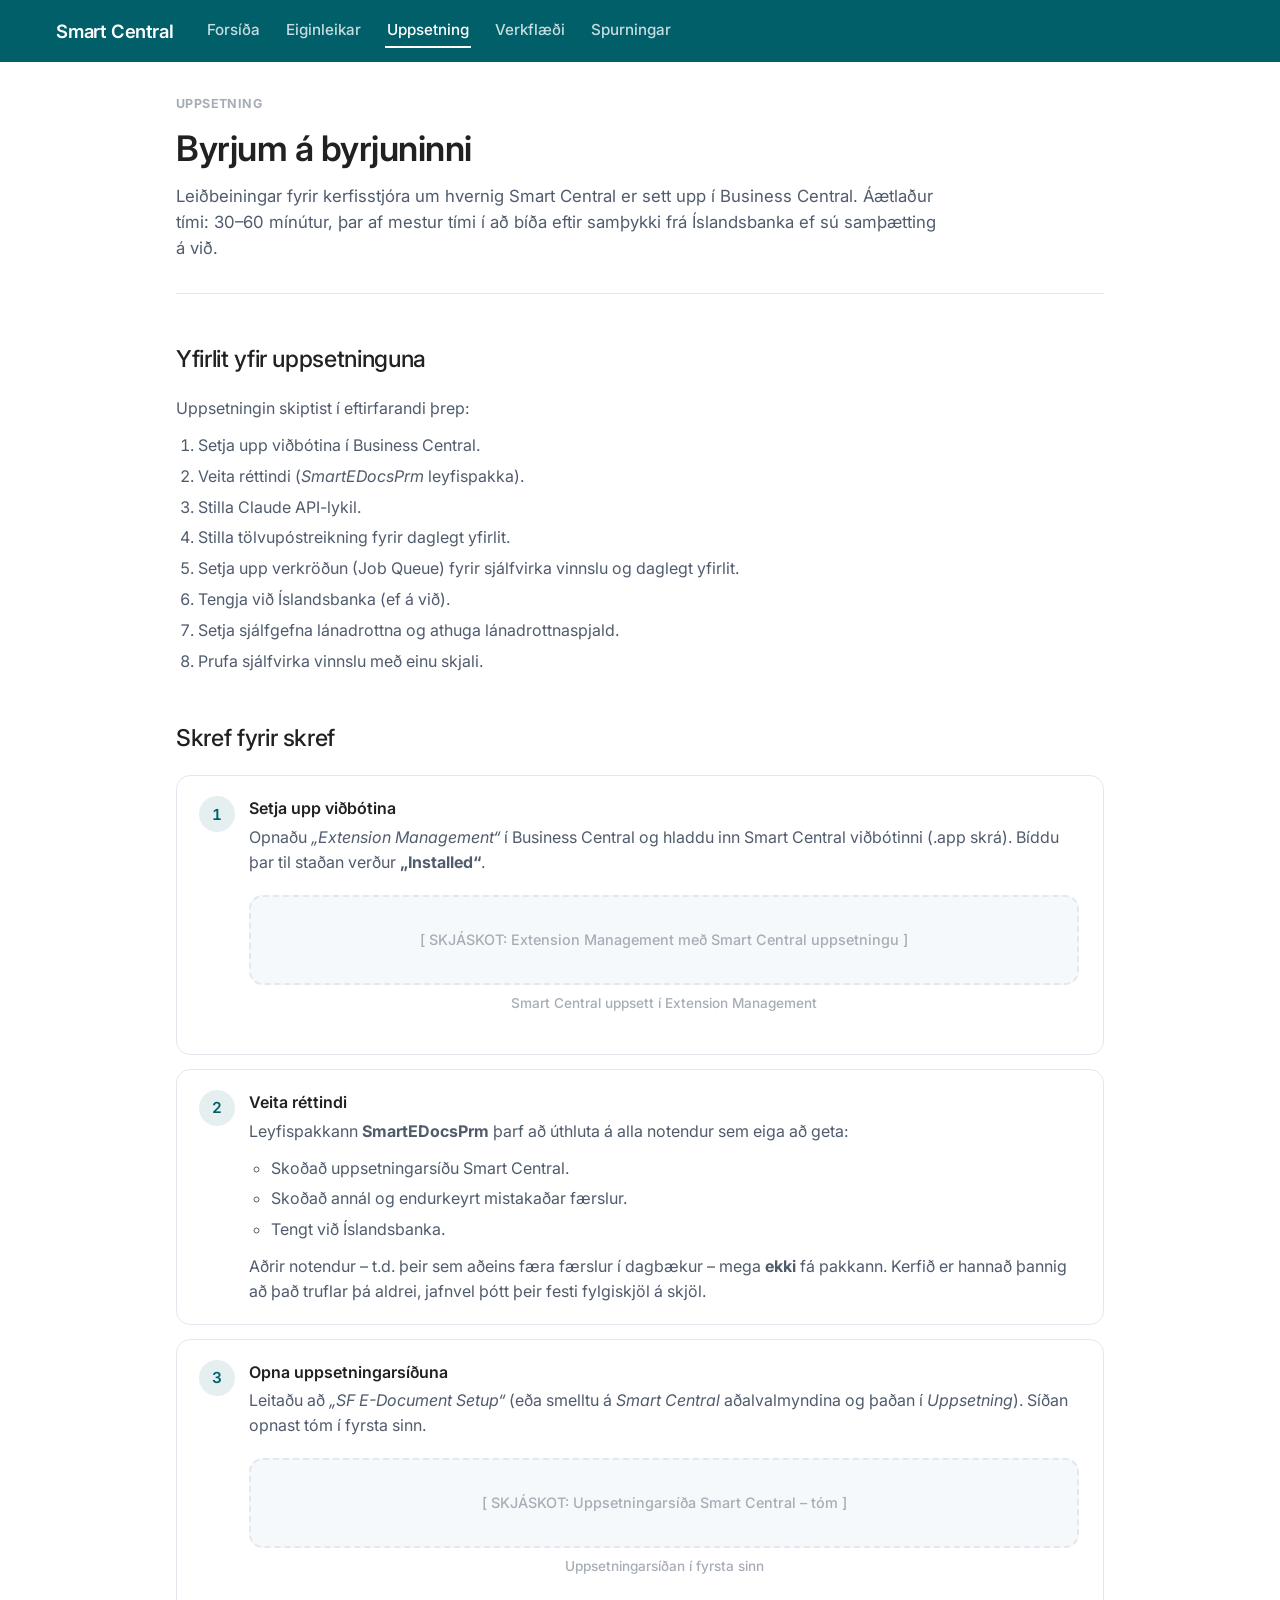
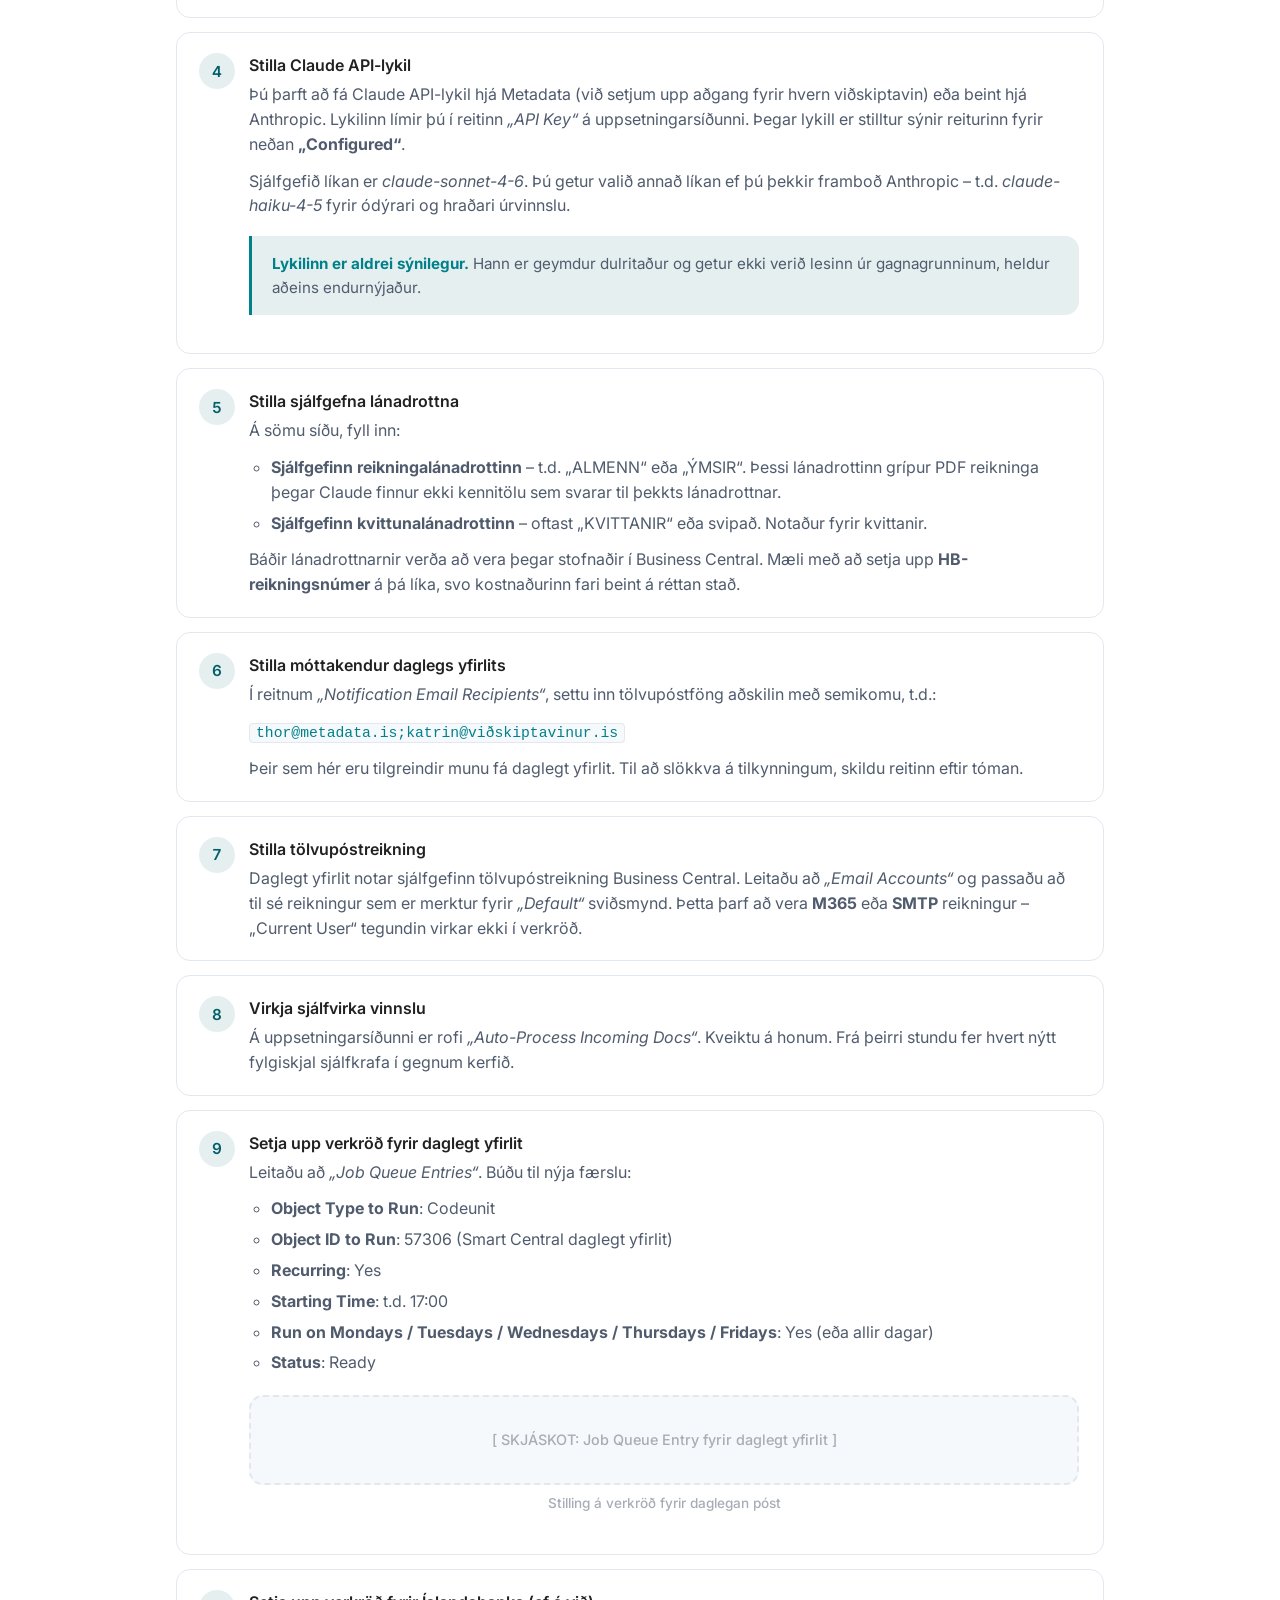
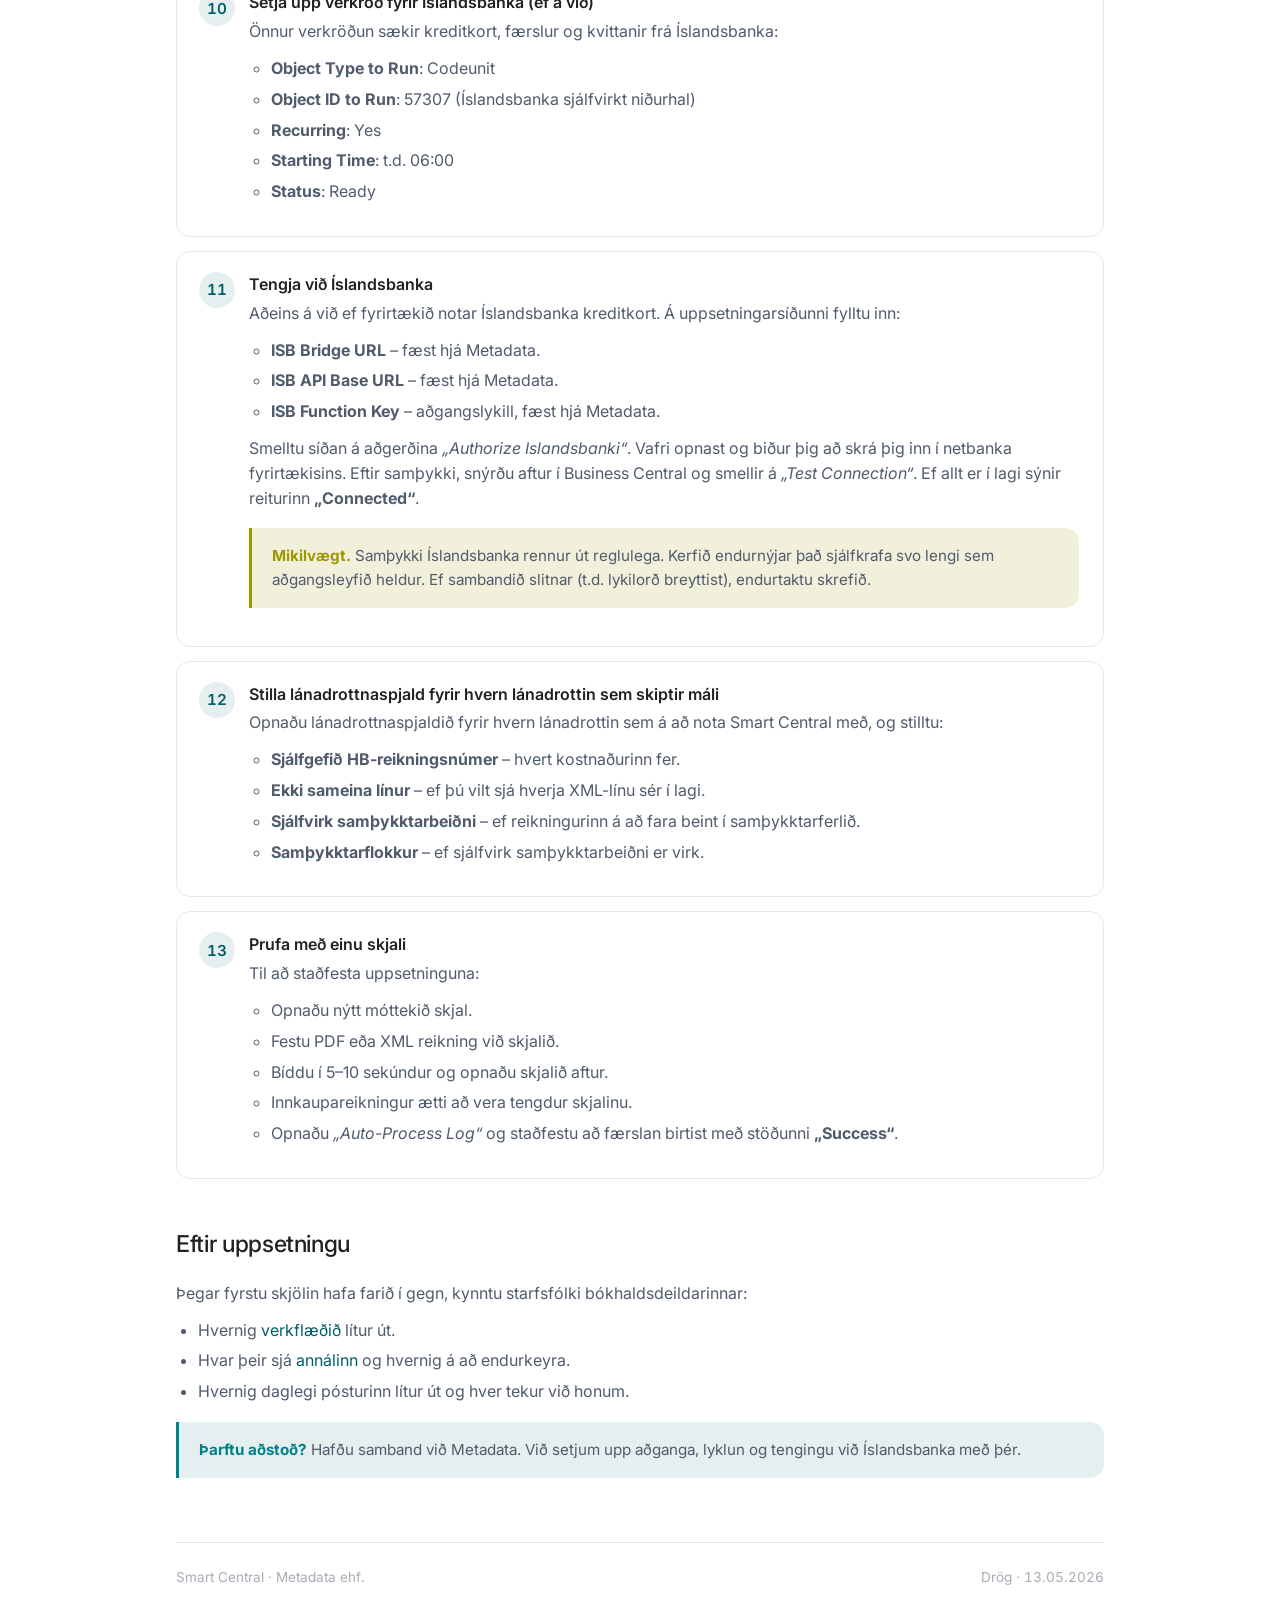
<file: SmartCentral/GettingStarted.html>
<!DOCTYPE html>
<html lang="is">
<head>
    <meta charset="UTF-8">
    <title>Smart Central – Uppsetning</title>
    <meta name="viewport" content="width=device-width, initial-scale=1">
    <link rel="stylesheet" href="styles.css">
</head>
<body>

<header class="site-header">
    <a class="brand" href="Index.html">Smart Central</a>
    <nav>
        <a href="Index.html">Forsíða</a>
        <a href="Features.html">Eiginleikar</a>
        <a href="GettingStarted.html" aria-current="page">Uppsetning</a>
        <a href="Workflow.html">Verkflæði</a>
        <a href="FAQ.html">Spurningar</a>
    </nav>
</header>

<div class="page">

    <header class="hero">
        <div class="eyebrow">Uppsetning</div>
        <h1>Byrjum á byrjuninni</h1>
        <p class="lede">
            Leiðbeiningar fyrir kerfisstjóra um hvernig Smart Central er sett upp í Business Central. Áætlaður tími: 30–60 mínútur, þar af mestur tími í að bíða eftir samþykki frá Íslandsbanka ef sú samþætting á við.
        </p>
    </header>

    <h2>Yfirlit yfir uppsetninguna</h2>
    <p>
        Uppsetningin skiptist í eftirfarandi þrep:
    </p>
    <ol>
        <li>Setja upp viðbótina í Business Central.</li>
        <li>Veita réttindi (<em>SmartEDocsPrm</em> leyfispakka).</li>
        <li>Stilla Claude API-lykil.</li>
        <li>Stilla tölvupóstreikning fyrir daglegt yfirlit.</li>
        <li>Setja upp verkröðun (Job Queue) fyrir sjálfvirka vinnslu og daglegt yfirlit.</li>
        <li>Tengja við Íslandsbanka (ef á við).</li>
        <li>Setja sjálfgefna lánadrottna og athuga lánadrottnaspjald.</li>
        <li>Prufa sjálfvirka vinnslu með einu skjali.</li>
    </ol>

    <h2>Skref fyrir skref</h2>

    <ol class="steps">
        <li>
            <h4>Setja upp viðbótina</h4>
            <p>
                Opnaðu <em>„Extension Management“</em> í Business Central og hladdu inn Smart Central viðbótinni (.app skrá). Bíddu þar til staðan verður <strong>„Installed“</strong>.
            </p>
            <figure class="screenshot">
                <div class="placeholder">[ SKJÁSKOT: Extension Management með Smart Central uppsetningu ]</div>
                <figcaption>Smart Central uppsett í Extension Management</figcaption>
            </figure>
        </li>

        <li>
            <h4>Veita réttindi</h4>
            <p>
                Leyfispakkann <strong>SmartEDocsPrm</strong> þarf að úthluta á alla notendur sem eiga að geta:
            </p>
            <ul>
                <li>Skoðað uppsetningarsíðu Smart Central.</li>
                <li>Skoðað annál og endurkeyrt mistakaðar færslur.</li>
                <li>Tengt við Íslandsbanka.</li>
            </ul>
            <p>
                Aðrir notendur – t.d. þeir sem aðeins færa færslur í dagbækur – mega <strong>ekki</strong> fá pakkann. Kerfið er hannað þannig að það truflar þá aldrei, jafnvel þótt þeir festi fylgiskjöl á skjöl.
            </p>
        </li>

        <li>
            <h4>Opna uppsetningarsíðuna</h4>
            <p>
                Leitaðu að <em>„SF E-Document Setup“</em> (eða smelltu á <em>Smart Central</em> aðalvalmyndina og þaðan í <em>Uppsetning</em>). Síðan opnast tóm í fyrsta sinn.
            </p>
            <figure class="screenshot">
                <div class="placeholder">[ SKJÁSKOT: Uppsetningarsíða Smart Central – tóm ]</div>
                <figcaption>Uppsetningarsíðan í fyrsta sinn</figcaption>
            </figure>
        </li>

        <li>
            <h4>Stilla Claude API-lykil</h4>
            <p>
                Þú þarft að fá Claude API-lykil hjá Metadata (við setjum upp aðgang fyrir hvern viðskiptavin) eða beint hjá Anthropic. Lykilinn límir þú í reitinn <em>„API Key“</em> á uppsetningarsíðunni. Þegar lykill er stilltur sýnir reiturinn fyrir neðan <strong>„Configured“</strong>.
            </p>
            <p>
                Sjálfgefið líkan er <em>claude-sonnet-4-6</em>. Þú getur valið annað líkan ef þú þekkir framboð Anthropic – t.d. <em>claude-haiku-4-5</em> fyrir ódýrari og hraðari úrvinnslu.
            </p>
            <div class="callout">
                <strong>Lykilinn er aldrei sýnilegur.</strong> Hann er geymdur dulritaður og getur ekki verið lesinn úr gagnagrunninum, heldur aðeins endurnýjaður.
            </div>
        </li>

        <li>
            <h4>Stilla sjálfgefna lánadrottna</h4>
            <p>
                Á sömu síðu, fyll inn:
            </p>
            <ul>
                <li><strong>Sjálfgefinn reikningalánadrottinn</strong> – t.d. „ALMENN“ eða „ÝMSIR“. Þessi lánadrottinn grípur PDF reikninga þegar Claude finnur ekki kennitölu sem svarar til þekkts lánadrottnar.</li>
                <li><strong>Sjálfgefinn kvittunalánadrottinn</strong> – oftast „KVITTANIR“ eða svipað. Notaður fyrir kvittanir.</li>
            </ul>
            <p>
                Báðir lánadrottnarnir verða að vera þegar stofnaðir í Business Central. Mæli með að setja upp <strong>HB-reikningsnúmer</strong> á þá líka, svo kostnaðurinn fari beint á réttan stað.
            </p>
        </li>

        <li>
            <h4>Stilla móttakendur daglegs yfirlits</h4>
            <p>
                Í reitnum <em>„Notification Email Recipients“</em>, settu inn tölvupóstföng aðskilin með semikomu, t.d.:
            </p>
            <p><code>thor@metadata.is;katrin@viðskiptavinur.is</code></p>
            <p>
                Þeir sem hér eru tilgreindir munu fá daglegt yfirlit. Til að slökkva á tilkynningum, skildu reitinn eftir tóman.
            </p>
        </li>

        <li>
            <h4>Stilla tölvupóstreikning</h4>
            <p>
                Daglegt yfirlit notar sjálfgefinn tölvupóstreikning Business Central. Leitaðu að <em>„Email Accounts“</em> og passaðu að til sé reikningur sem er merktur fyrir <em>„Default“</em> sviðsmynd. Þetta þarf að vera <strong>M365</strong> eða <strong>SMTP</strong> reikningur – „Current User“ tegundin virkar ekki í verkröð.
            </p>
        </li>

        <li>
            <h4>Virkja sjálfvirka vinnslu</h4>
            <p>
                Á uppsetningarsíðunni er rofi <em>„Auto-Process Incoming Docs“</em>. Kveiktu á honum. Frá þeirri stundu fer hvert nýtt fylgiskjal sjálfkrafa í gegnum kerfið.
            </p>
        </li>

        <li>
            <h4>Setja upp verkröð fyrir daglegt yfirlit</h4>
            <p>
                Leitaðu að <em>„Job Queue Entries“</em>. Búðu til nýja færslu:
            </p>
            <ul>
                <li><strong>Object Type to Run</strong>: Codeunit</li>
                <li><strong>Object ID to Run</strong>: 57306 (Smart Central daglegt yfirlit)</li>
                <li><strong>Recurring</strong>: Yes</li>
                <li><strong>Starting Time</strong>: t.d. 17:00</li>
                <li><strong>Run on Mondays / Tuesdays / Wednesdays / Thursdays / Fridays</strong>: Yes (eða allir dagar)</li>
                <li><strong>Status</strong>: Ready</li>
            </ul>
            <figure class="screenshot">
                <div class="placeholder">[ SKJÁSKOT: Job Queue Entry fyrir daglegt yfirlit ]</div>
                <figcaption>Stilling á verkröð fyrir daglegan póst</figcaption>
            </figure>
        </li>

        <li>
            <h4>Setja upp verkröð fyrir Íslandsbanka (ef á við)</h4>
            <p>
                Önnur verkröðun sækir kreditkort, færslur og kvittanir frá Íslandsbanka:
            </p>
            <ul>
                <li><strong>Object Type to Run</strong>: Codeunit</li>
                <li><strong>Object ID to Run</strong>: 57307 (Íslandsbanka sjálfvirkt niðurhal)</li>
                <li><strong>Recurring</strong>: Yes</li>
                <li><strong>Starting Time</strong>: t.d. 06:00</li>
                <li><strong>Status</strong>: Ready</li>
            </ul>
        </li>

        <li>
            <h4>Tengja við Íslandsbanka</h4>
            <p>
                Aðeins á við ef fyrirtækið notar Íslandsbanka kreditkort. Á uppsetningarsíðunni fylltu inn:
            </p>
            <ul>
                <li><strong>ISB Bridge URL</strong> – fæst hjá Metadata.</li>
                <li><strong>ISB API Base URL</strong> – fæst hjá Metadata.</li>
                <li><strong>ISB Function Key</strong> – aðgangslykill, fæst hjá Metadata.</li>
            </ul>
            <p>
                Smelltu síðan á aðgerðina <em>„Authorize Islandsbanki“</em>. Vafri opnast og biður þig að skrá þig inn í netbanka fyrirtækisins. Eftir samþykki, snýrðu aftur í Business Central og smellir á <em>„Test Connection“</em>. Ef allt er í lagi sýnir reiturinn <strong>„Connected“</strong>.
            </p>
            <div class="callout warn">
                <strong>Mikilvægt.</strong> Samþykki Íslandsbanka rennur út reglulega. Kerfið endurnýjar það sjálfkrafa svo lengi sem aðgangsleyfið heldur. Ef sambandið slitnar (t.d. lykilorð breyttist), endurtaktu skrefið.
            </div>
        </li>

        <li>
            <h4>Stilla lánadrottnaspjald fyrir hvern lánadrottin sem skiptir máli</h4>
            <p>
                Opnaðu lánadrottnaspjaldið fyrir hvern lánadrottin sem á að nota Smart Central með, og stilltu:
            </p>
            <ul>
                <li><strong>Sjálfgefið HB-reikningsnúmer</strong> – hvert kostnaðurinn fer.</li>
                <li><strong>Ekki sameina línur</strong> – ef þú vilt sjá hverja XML-línu sér í lagi.</li>
                <li><strong>Sjálfvirk samþykktarbeiðni</strong> – ef reikningurinn á að fara beint í samþykktarferlið.</li>
                <li><strong>Samþykktarflokkur</strong> – ef sjálfvirk samþykktarbeiðni er virk.</li>
            </ul>
        </li>

        <li>
            <h4>Prufa með einu skjali</h4>
            <p>
                Til að staðfesta uppsetninguna:
            </p>
            <ul>
                <li>Opnaðu nýtt móttekið skjal.</li>
                <li>Festu PDF eða XML reikning við skjalið.</li>
                <li>Bíddu í 5–10 sekúndur og opnaðu skjalið aftur.</li>
                <li>Innkaupareikningur ætti að vera tengdur skjalinu.</li>
                <li>Opnaðu <em>„Auto-Process Log“</em> og staðfestu að færslan birtist með stöðunni <strong>„Success“</strong>.</li>
            </ul>
        </li>
    </ol>

    <h2>Eftir uppsetningu</h2>
    <p>
        Þegar fyrstu skjölin hafa farið í gegn, kynntu starfsfólki bókhaldsdeildarinnar:
    </p>
    <ul>
        <li>Hvernig <a href="Workflow.html">verkflæðið</a> lítur út.</li>
        <li>Hvar þeir sjá <a href="Features.html#log">annálinn</a> og hvernig á að endurkeyra.</li>
        <li>Hvernig daglegi pósturinn lítur út og hver tekur við honum.</li>
    </ul>

    <div class="callout">
        <strong>Þarftu aðstoð?</strong> Hafðu samband við Metadata. Við setjum upp aðganga, lyklun og tengingu við Íslandsbanka með þér.
    </div>

    <footer class="site-footer">
        <div>Smart Central · Metadata ehf.</div>
        <div>Drög · 13.05.2026</div>
    </footer>

</div>
</body>
</html>
</file>
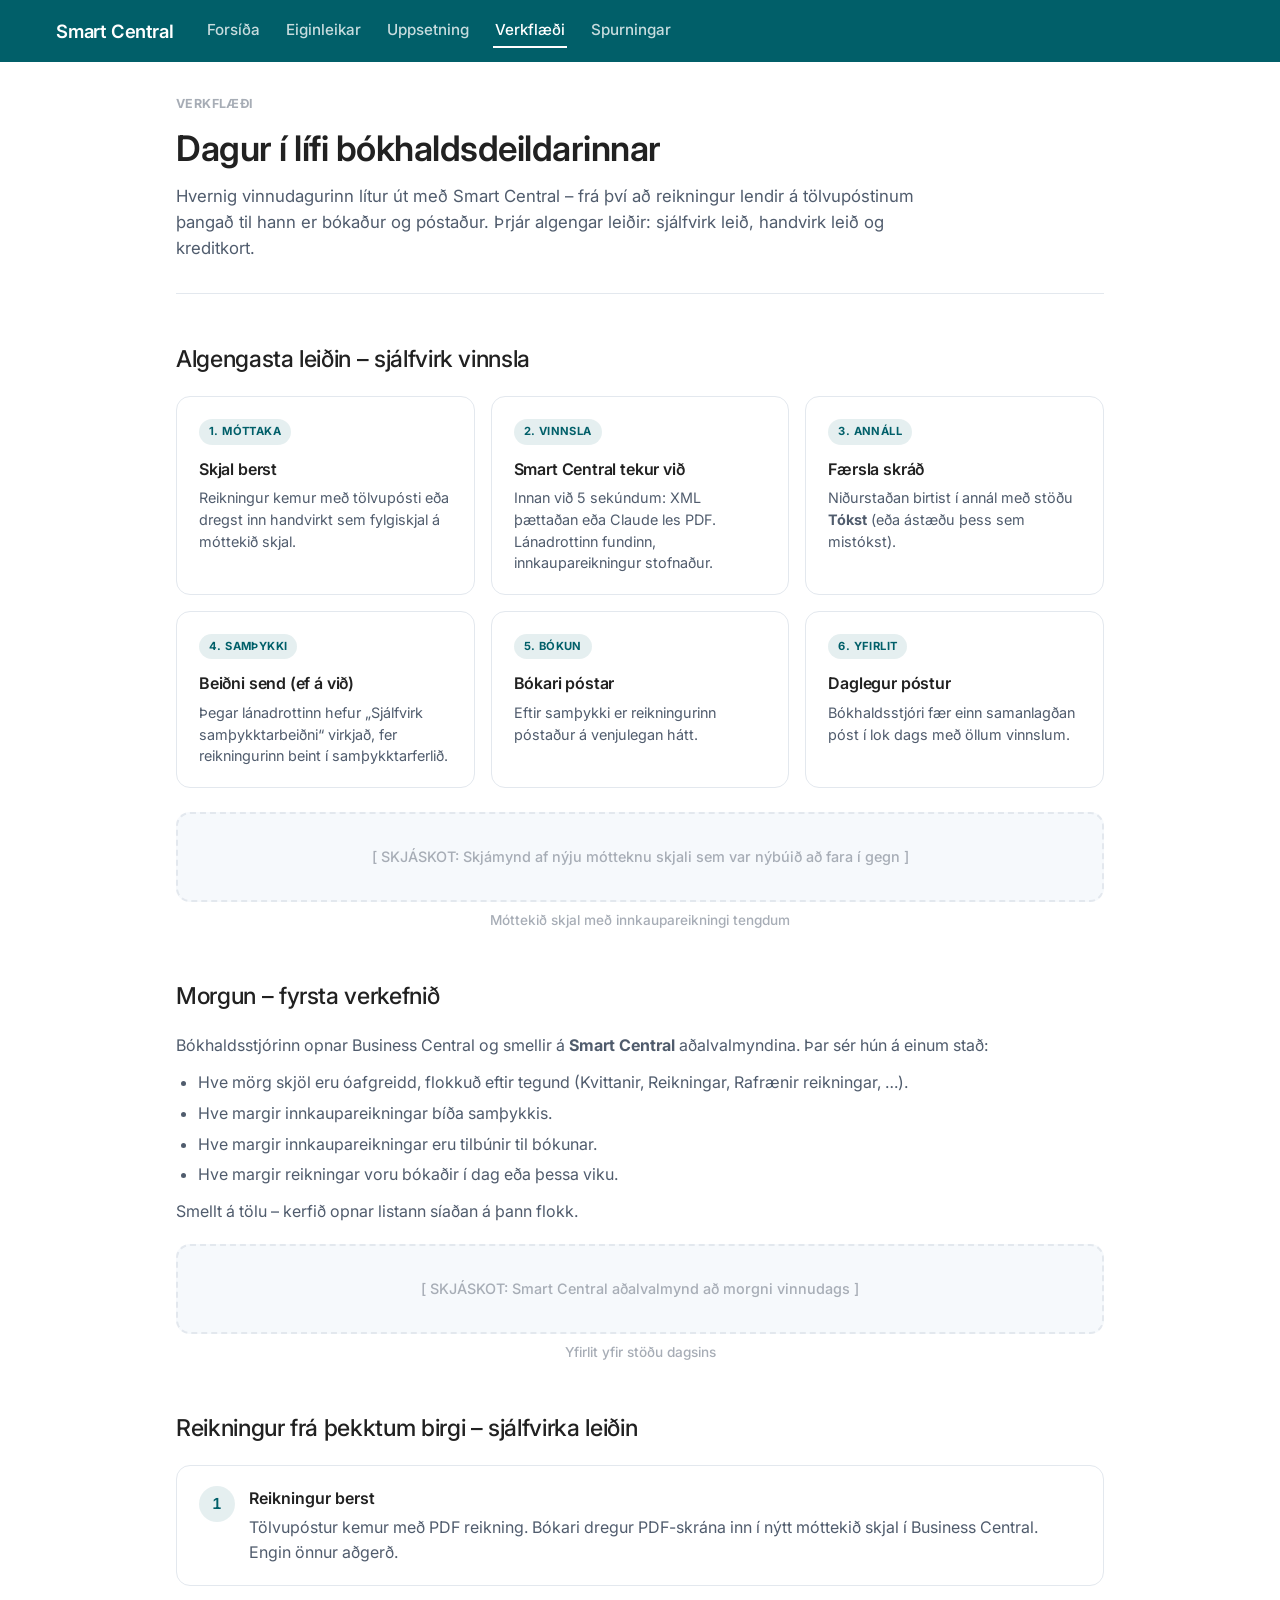
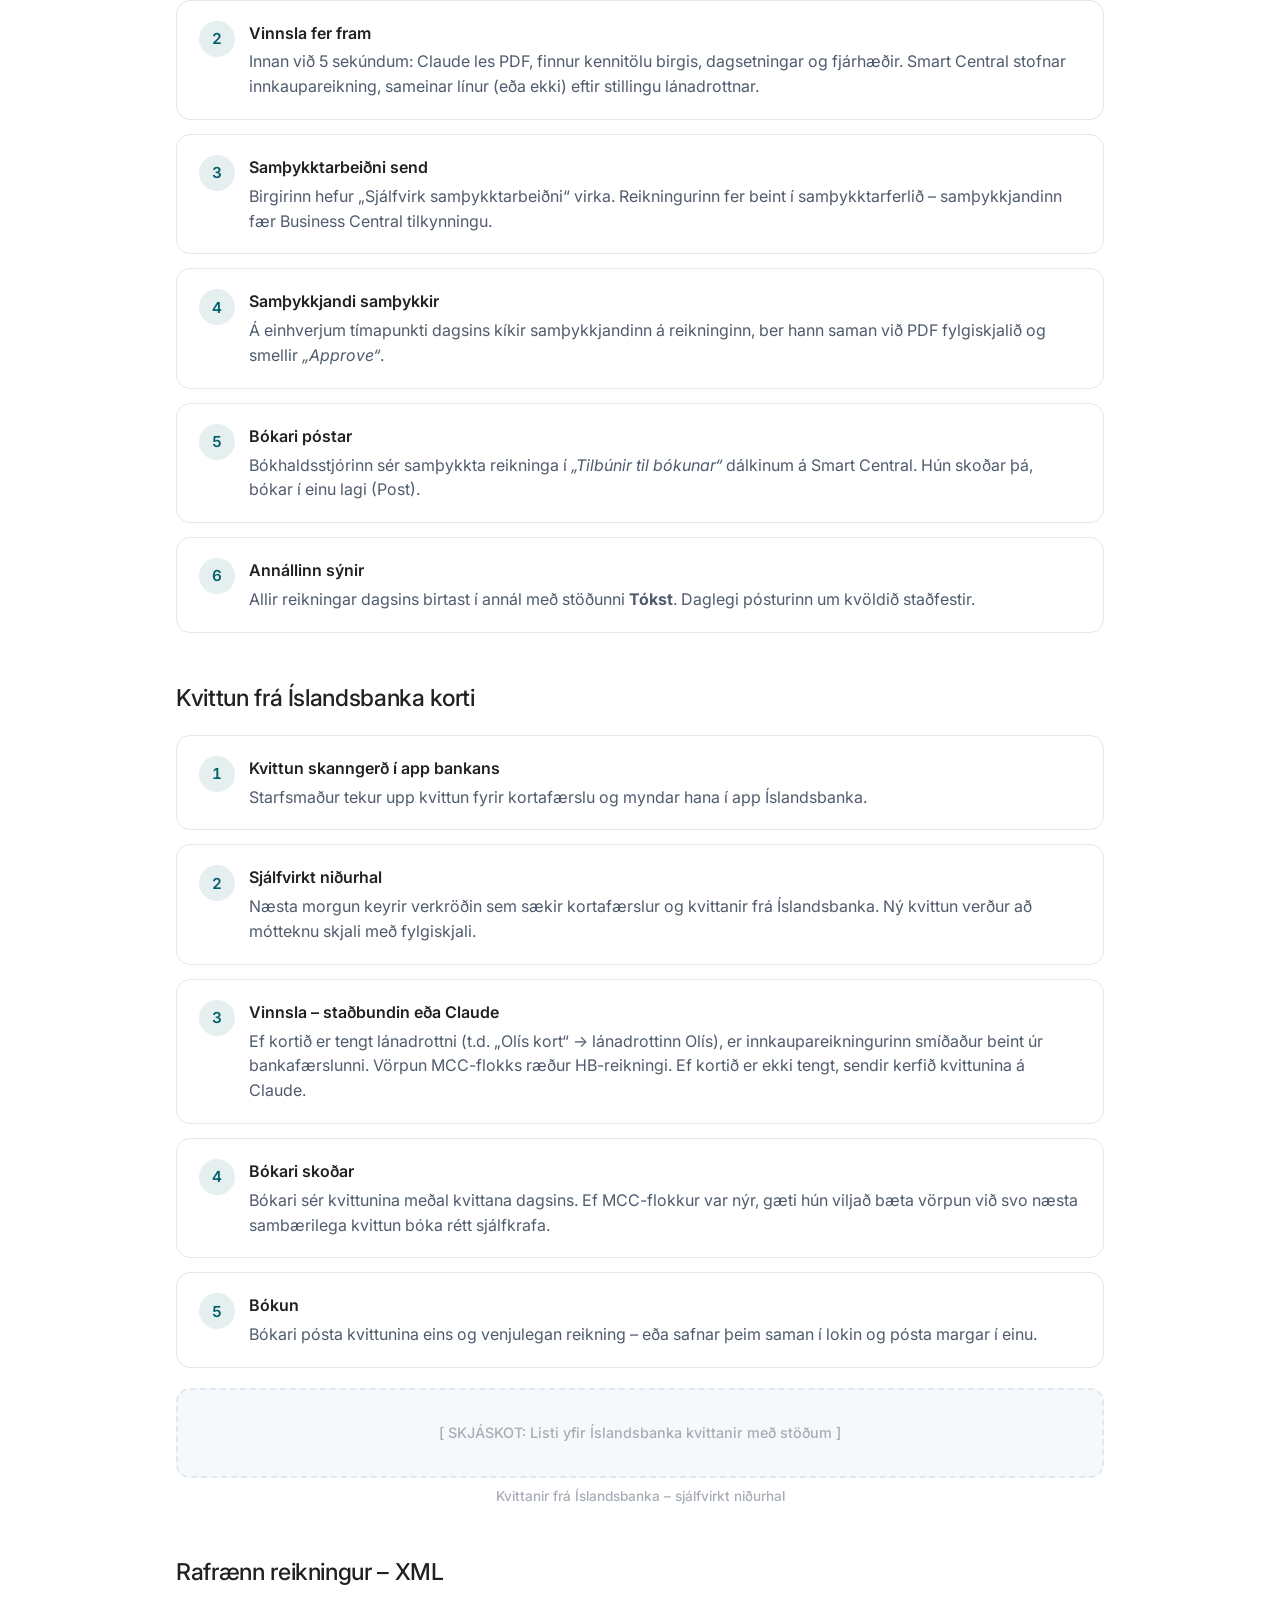
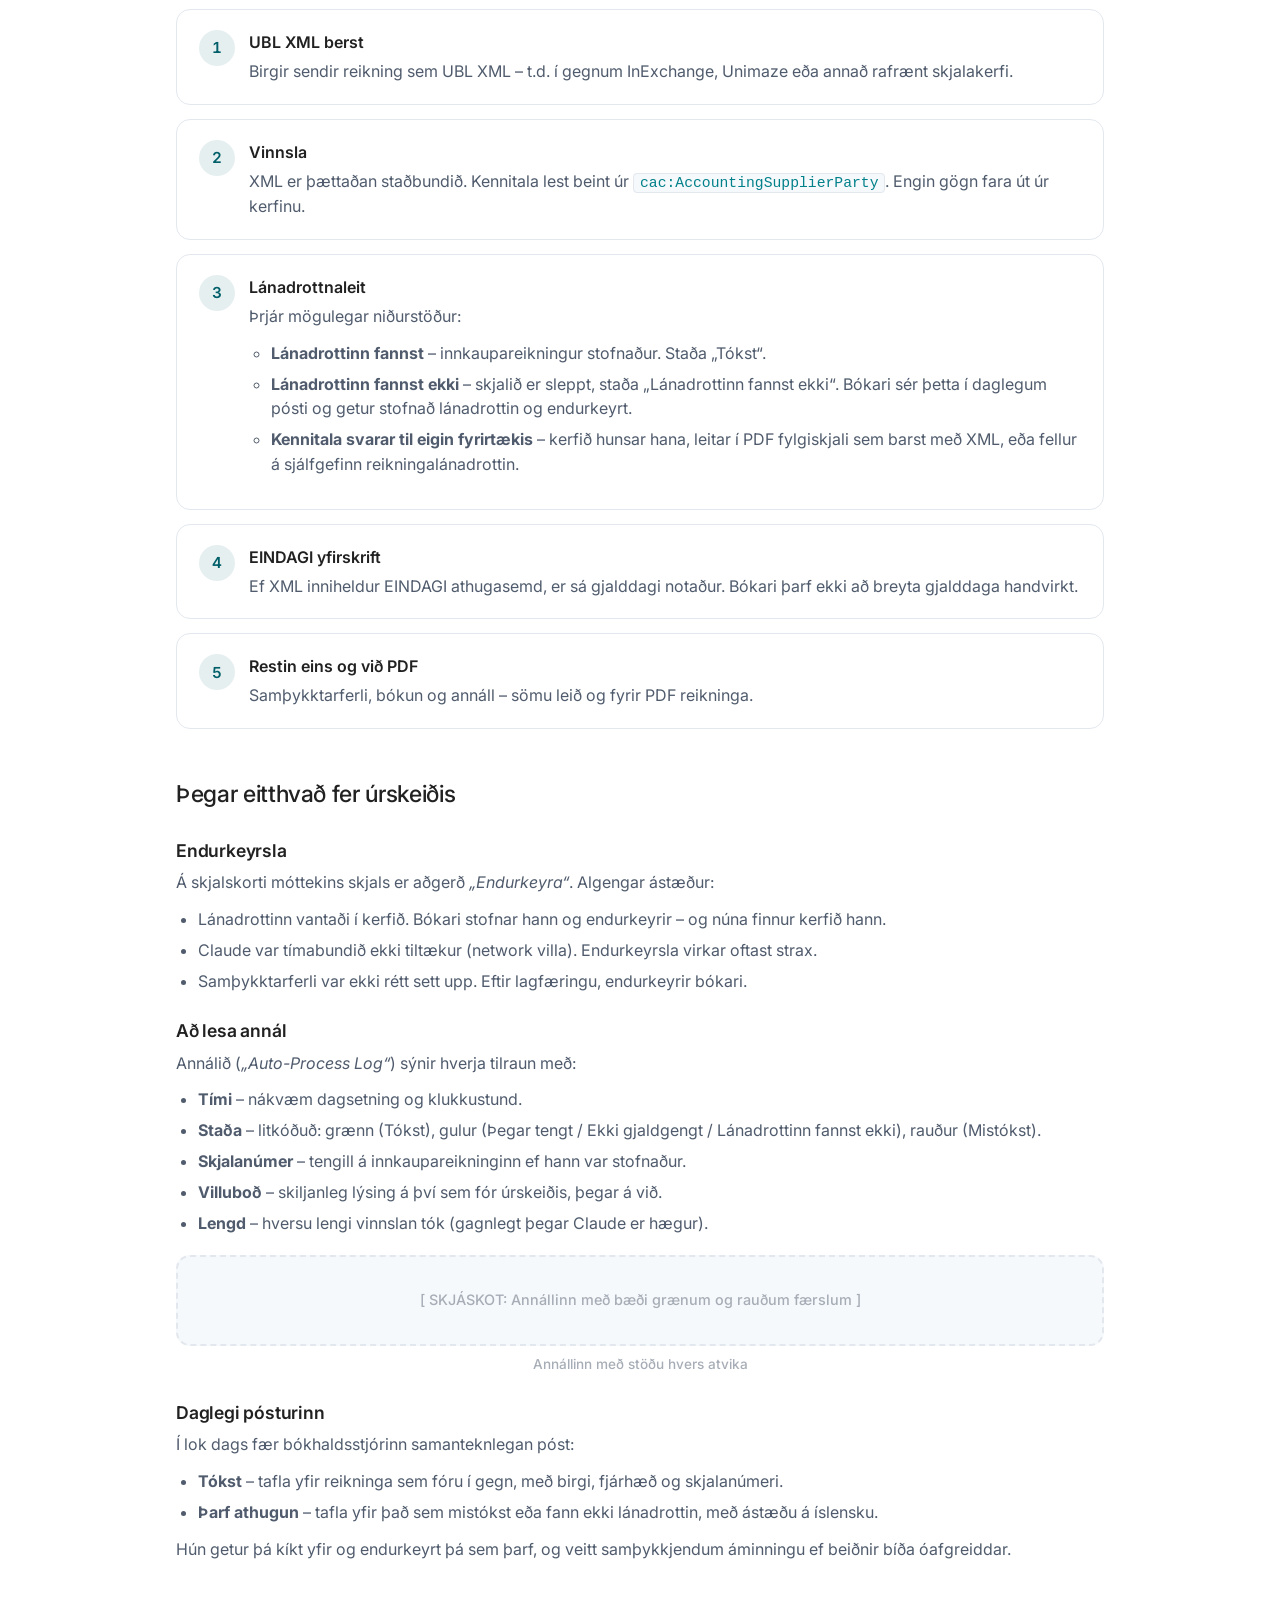
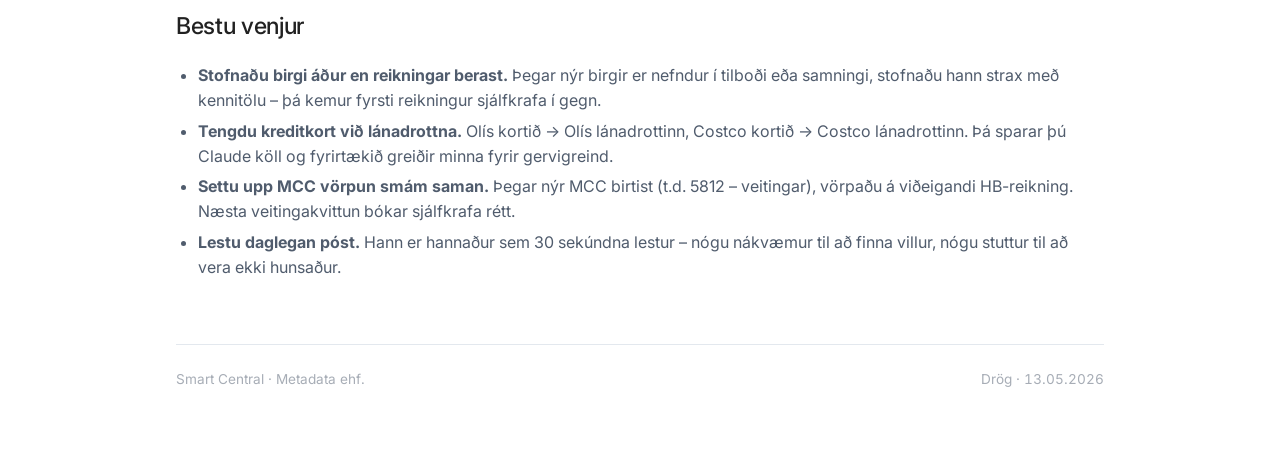
<file: SmartCentral/Workflow.html>
<!DOCTYPE html>
<html lang="is">
<head>
    <meta charset="UTF-8">
    <title>Smart Central – Verkflæði</title>
    <meta name="viewport" content="width=device-width, initial-scale=1">
    <link rel="stylesheet" href="styles.css">
</head>
<body>

<header class="site-header">
    <a class="brand" href="Index.html">Smart Central</a>
    <nav>
        <a href="Index.html">Forsíða</a>
        <a href="Features.html">Eiginleikar</a>
        <a href="GettingStarted.html">Uppsetning</a>
        <a href="Workflow.html" aria-current="page">Verkflæði</a>
        <a href="FAQ.html">Spurningar</a>
    </nav>
</header>

<div class="page">

    <header class="hero">
        <div class="eyebrow">Verkflæði</div>
        <h1>Dagur í lífi bókhaldsdeildarinnar</h1>
        <p class="lede">
            Hvernig vinnudagurinn lítur út með Smart Central – frá því að reikningur lendir á tölvupóstinum þangað til hann er bókaður og póstaður. Þrjár algengar leiðir: sjálfvirk leið, handvirk leið og kreditkort.
        </p>
    </header>

    <h2>Algengasta leiðin – sjálfvirk vinnsla</h2>

    <div class="flow">
        <div class="stage">
            <div class="label">1. Móttaka</div>
            <div class="title">Skjal berst</div>
            <div class="body">Reikningur kemur með tölvupósti eða dregst inn handvirkt sem fylgiskjal á móttekið skjal.</div>
        </div>
        <div class="stage">
            <div class="label">2. Vinnsla</div>
            <div class="title">Smart Central tekur við</div>
            <div class="body">Innan við 5 sekúndum: XML þættaðan eða Claude les PDF. Lánadrottinn fundinn, innkaupareikningur stofnaður.</div>
        </div>
        <div class="stage">
            <div class="label">3. Annáll</div>
            <div class="title">Færsla skráð</div>
            <div class="body">Niðurstaðan birtist í annál með stöðu <strong>Tókst</strong> (eða ástæðu þess sem mistókst).</div>
        </div>
        <div class="stage">
            <div class="label">4. Samþykki</div>
            <div class="title">Beiðni send (ef á við)</div>
            <div class="body">Þegar lánadrottinn hefur „Sjálfvirk samþykktarbeiðni“ virkjað, fer reikningurinn beint í samþykktarferlið.</div>
        </div>
        <div class="stage">
            <div class="label">5. Bókun</div>
            <div class="title">Bókari póstar</div>
            <div class="body">Eftir samþykki er reikningurinn póstaður á venjulegan hátt.</div>
        </div>
        <div class="stage">
            <div class="label">6. Yfirlit</div>
            <div class="title">Daglegur póstur</div>
            <div class="body">Bókhaldsstjóri fær einn samanlagðan póst í lok dags með öllum vinnslum.</div>
        </div>
    </div>

    <figure class="screenshot">
        <div class="placeholder">[ SKJÁSKOT: Skjámynd af nýju mótteknu skjali sem var nýbúið að fara í gegn ]</div>
        <figcaption>Móttekið skjal með innkaupareikningi tengdum</figcaption>
    </figure>

    <h2>Morgun – fyrsta verkefnið</h2>
    <p>
        Bókhaldsstjórinn opnar Business Central og smellir á <strong>Smart Central</strong> aðalvalmyndina. Þar sér hún á einum stað:
    </p>
    <ul>
        <li>Hve mörg skjöl eru óafgreidd, flokkuð eftir tegund (Kvittanir, Reikningar, Rafrænir reikningar, …).</li>
        <li>Hve margir innkaupareikningar bíða samþykkis.</li>
        <li>Hve margir innkaupareikningar eru tilbúnir til bókunar.</li>
        <li>Hve margir reikningar voru bókaðir í dag eða þessa viku.</li>
    </ul>
    <p>
        Smellt á tölu – kerfið opnar listann síaðan á þann flokk.
    </p>

    <figure class="screenshot">
        <div class="placeholder">[ SKJÁSKOT: Smart Central aðalvalmynd að morgni vinnudags ]</div>
        <figcaption>Yfirlit yfir stöðu dagsins</figcaption>
    </figure>

    <h2>Reikningur frá þekktum birgi – sjálfvirka leiðin</h2>
    <ol class="steps">
        <li>
            <h4>Reikningur berst</h4>
            <p>Tölvupóstur kemur með PDF reikning. Bókari dregur PDF-skrána inn í nýtt móttekið skjal í Business Central. Engin önnur aðgerð.</p>
        </li>
        <li>
            <h4>Vinnsla fer fram</h4>
            <p>Innan við 5 sekúndum: Claude les PDF, finnur kennitölu birgis, dagsetningar og fjárhæðir. Smart Central stofnar innkaupareikning, sameinar línur (eða ekki) eftir stillingu lánadrottnar.</p>
        </li>
        <li>
            <h4>Samþykktarbeiðni send</h4>
            <p>Birgirinn hefur „Sjálfvirk samþykktarbeiðni“ virka. Reikningurinn fer beint í samþykktarferlið – samþykkjandinn fær Business Central tilkynningu.</p>
        </li>
        <li>
            <h4>Samþykkjandi samþykkir</h4>
            <p>Á einhverjum tímapunkti dagsins kíkir samþykkjandinn á reikninginn, ber hann saman við PDF fylgiskjalið og smellir <em>„Approve“</em>.</p>
        </li>
        <li>
            <h4>Bókari póstar</h4>
            <p>Bókhaldsstjórinn sér samþykkta reikninga í <em>„Tilbúnir til bókunar“</em> dálkinum á Smart Central. Hún skoðar þá, bókar í einu lagi (Post).</p>
        </li>
        <li>
            <h4>Annállinn sýnir</h4>
            <p>Allir reikningar dagsins birtast í annál með stöðunni <strong>Tókst</strong>. Daglegi pósturinn um kvöldið staðfestir.</p>
        </li>
    </ol>

    <h2>Kvittun frá Íslandsbanka korti</h2>

    <ol class="steps">
        <li>
            <h4>Kvittun skanngerð í app bankans</h4>
            <p>Starfsmaður tekur upp kvittun fyrir kortafærslu og myndar hana í app Íslandsbanka.</p>
        </li>
        <li>
            <h4>Sjálfvirkt niðurhal</h4>
            <p>Næsta morgun keyrir verkröðin sem sækir kortafærslur og kvittanir frá Íslandsbanka. Ný kvittun verður að mótteknu skjali með fylgiskjali.</p>
        </li>
        <li>
            <h4>Vinnsla – staðbundin eða Claude</h4>
            <p>Ef kortið er tengt lánadrottni (t.d. „Olís kort“ → lánadrottinn Olís), er innkaupareikningurinn smíðaður beint úr bankafærslunni. Vörpun MCC-flokks ræður HB-reikningi. Ef kortið er ekki tengt, sendir kerfið kvittunina á Claude.</p>
        </li>
        <li>
            <h4>Bókari skoðar</h4>
            <p>Bókari sér kvittunina meðal kvittana dagsins. Ef MCC-flokkur var nýr, gæti hún viljað bæta vörpun við svo næsta sambærilega kvittun bóka rétt sjálfkrafa.</p>
        </li>
        <li>
            <h4>Bókun</h4>
            <p>Bókari pósta kvittunina eins og venjulegan reikning – eða safnar þeim saman í lokin og pósta margar í einu.</p>
        </li>
    </ol>

    <figure class="screenshot">
        <div class="placeholder">[ SKJÁSKOT: Listi yfir Íslandsbanka kvittanir með stöðum ]</div>
        <figcaption>Kvittanir frá Íslandsbanka – sjálfvirkt niðurhal</figcaption>
    </figure>

    <h2>Rafrænn reikningur – XML</h2>
    <ol class="steps">
        <li>
            <h4>UBL XML berst</h4>
            <p>Birgir sendir reikning sem UBL XML – t.d. í gegnum InExchange, Unimaze eða annað rafrænt skjalakerfi.</p>
        </li>
        <li>
            <h4>Vinnsla</h4>
            <p>XML er þættaðan staðbundið. Kennitala lest beint úr <code>cac:AccountingSupplierParty</code>. Engin gögn fara út úr kerfinu.</p>
        </li>
        <li>
            <h4>Lánadrottnaleit</h4>
            <p>
                Þrjár mögulegar niðurstöður:
            </p>
            <ul>
                <li><strong>Lánadrottinn fannst</strong> – innkaupareikningur stofnaður. Staða „Tókst“.</li>
                <li><strong>Lánadrottinn fannst ekki</strong> – skjalið er sleppt, staða „Lánadrottinn fannst ekki“. Bókari sér þetta í daglegum pósti og getur stofnað lánadrottin og endurkeyrt.</li>
                <li><strong>Kennitala svarar til eigin fyrirtækis</strong> – kerfið hunsar hana, leitar í PDF fylgiskjali sem barst með XML, eða fellur á sjálfgefinn reikningalánadrottin.</li>
            </ul>
        </li>
        <li>
            <h4>EINDAGI yfirskrift</h4>
            <p>Ef XML inniheldur EINDAGI athugasemd, er sá gjalddagi notaður. Bókari þarf ekki að breyta gjalddaga handvirkt.</p>
        </li>
        <li>
            <h4>Restin eins og við PDF</h4>
            <p>Samþykktarferli, bókun og annáll – sömu leið og fyrir PDF reikninga.</p>
        </li>
    </ol>

    <h2>Þegar eitthvað fer úrskeiðis</h2>

    <h3>Endurkeyrsla</h3>
    <p>
        Á skjalskorti móttekins skjals er aðgerð <em>„Endurkeyra“</em>. Algengar ástæður:
    </p>
    <ul>
        <li>Lánadrottinn vantaði í kerfið. Bókari stofnar hann og endurkeyrir – og núna finnur kerfið hann.</li>
        <li>Claude var tímabundið ekki tiltækur (network villa). Endurkeyrsla virkar oftast strax.</li>
        <li>Samþykktarferli var ekki rétt sett upp. Eftir lagfæringu, endurkeyrir bókari.</li>
    </ul>

    <h3>Að lesa annál</h3>
    <p>
        Annálið (<em>„Auto-Process Log“</em>) sýnir hverja tilraun með:
    </p>
    <ul>
        <li><strong>Tími</strong> – nákvæm dagsetning og klukkustund.</li>
        <li><strong>Staða</strong> – litkóðuð: grænn (Tókst), gulur (Þegar tengt / Ekki gjaldgengt / Lánadrottinn fannst ekki), rauður (Mistókst).</li>
        <li><strong>Skjalanúmer</strong> – tengill á innkaupareikninginn ef hann var stofnaður.</li>
        <li><strong>Villuboð</strong> – skiljanleg lýsing á því sem fór úrskeiðis, þegar á við.</li>
        <li><strong>Lengd</strong> – hversu lengi vinnslan tók (gagnlegt þegar Claude er hægur).</li>
    </ul>

    <figure class="screenshot">
        <div class="placeholder">[ SKJÁSKOT: Annállinn með bæði grænum og rauðum færslum ]</div>
        <figcaption>Annállinn með stöðu hvers atvika</figcaption>
    </figure>

    <h3>Daglegi pósturinn</h3>
    <p>
        Í lok dags fær bókhaldsstjórinn samanteknlegan póst:
    </p>
    <ul>
        <li><strong>Tókst</strong> – tafla yfir reikninga sem fóru í gegn, með birgi, fjárhæð og skjalanúmeri.</li>
        <li><strong>Þarf athugun</strong> – tafla yfir það sem mistókst eða fann ekki lánadrottin, með ástæðu á íslensku.</li>
    </ul>
    <p>
        Hún getur þá kíkt yfir og endurkeyrt þá sem þarf, og veitt samþykkjendum áminningu ef beiðnir bíða óafgreiddar.
    </p>

    <h2>Bestu venjur</h2>
    <ul>
        <li><strong>Stofnaðu birgi áður en reikningar berast.</strong> Þegar nýr birgir er nefndur í tilboði eða samningi, stofnaðu hann strax með kennitölu – þá kemur fyrsti reikningur sjálfkrafa í gegn.</li>
        <li><strong>Tengdu kreditkort við lánadrottna.</strong> Olís kortið → Olís lánadrottinn, Costco kortið → Costco lánadrottinn. Þá sparar þú Claude köll og fyrirtækið greiðir minna fyrir gervigreind.</li>
        <li><strong>Settu upp MCC vörpun smám saman.</strong> Þegar nýr MCC birtist (t.d. 5812 – veitingar), vörpaðu á viðeigandi HB-reikning. Næsta veitingakvittun bókar sjálfkrafa rétt.</li>
        <li><strong>Lestu daglegan póst.</strong> Hann er hannaður sem 30 sekúndna lestur – nógu nákvæmur til að finna villur, nógu stuttur til að vera ekki hunsaður.</li>
    </ul>

    <footer class="site-footer">
        <div>Smart Central · Metadata ehf.</div>
        <div>Drög · 13.05.2026</div>
    </footer>

</div>
</body>
</html>
</file>
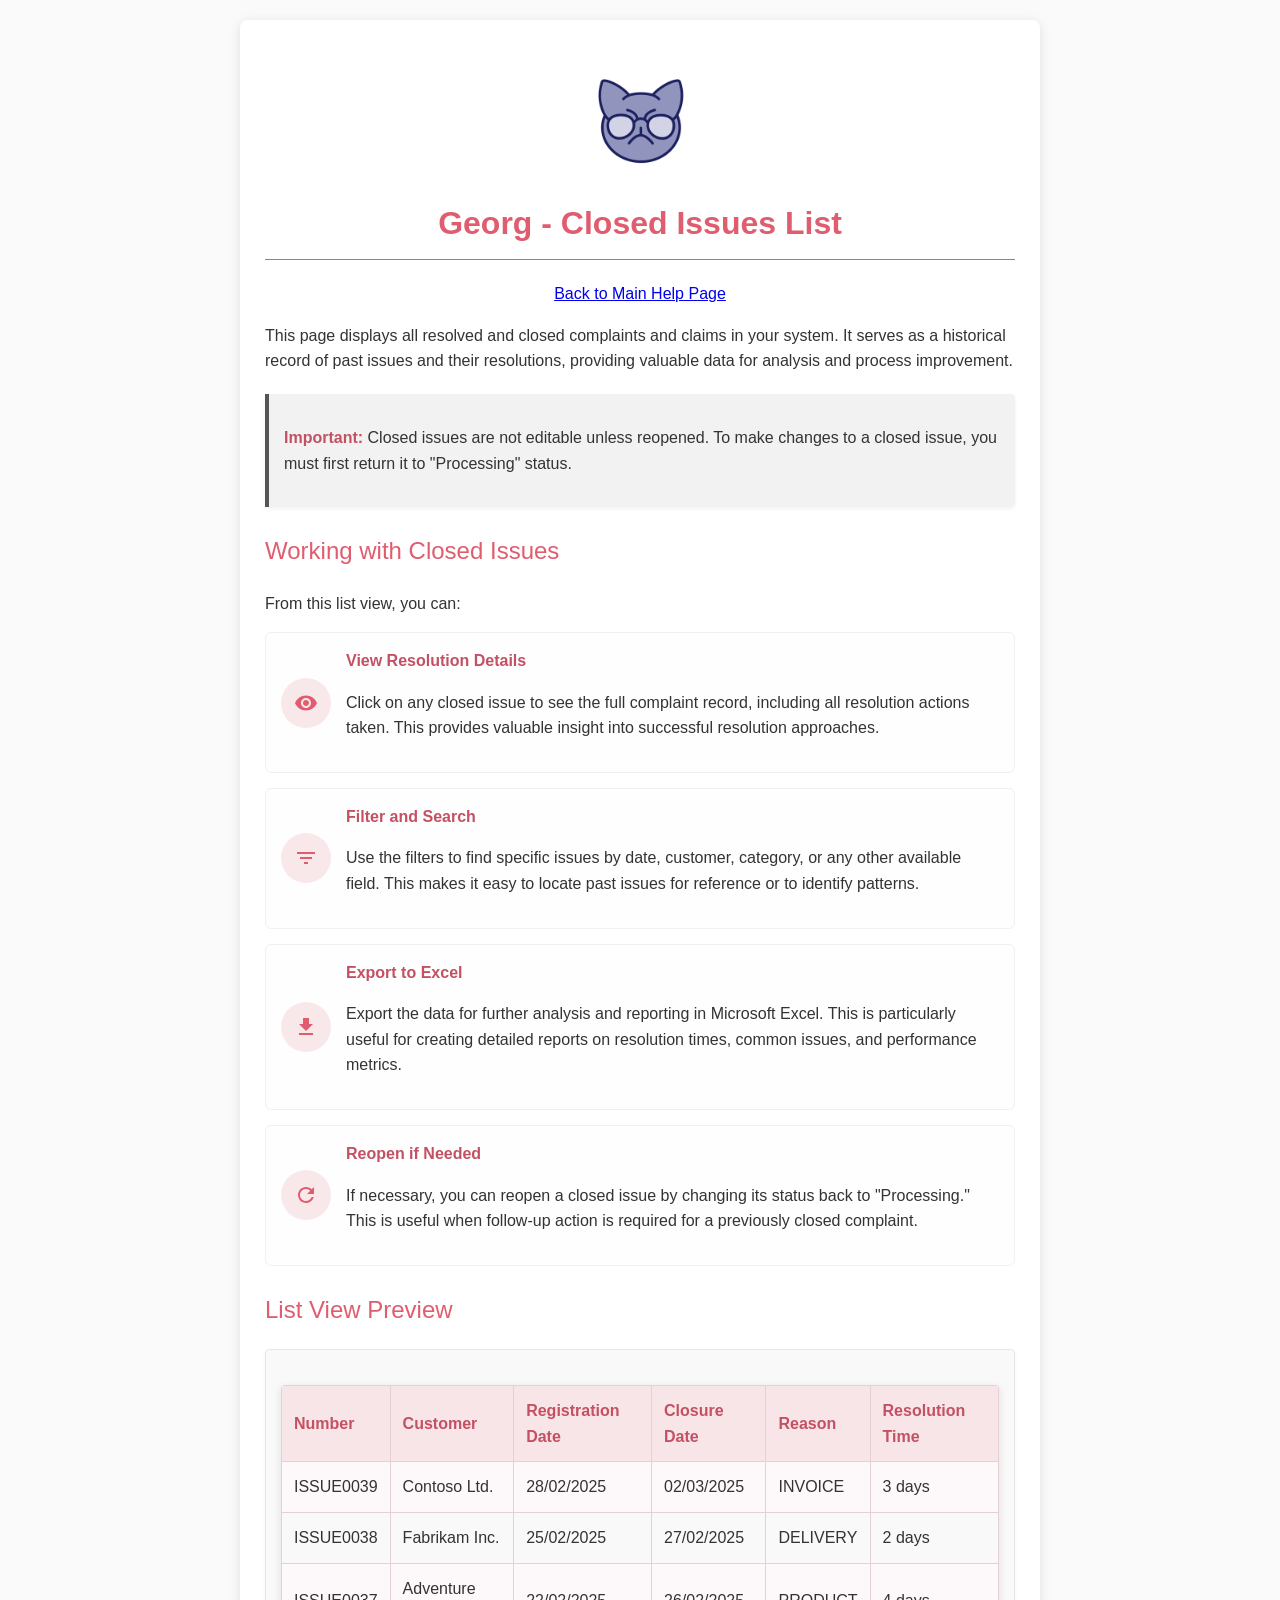
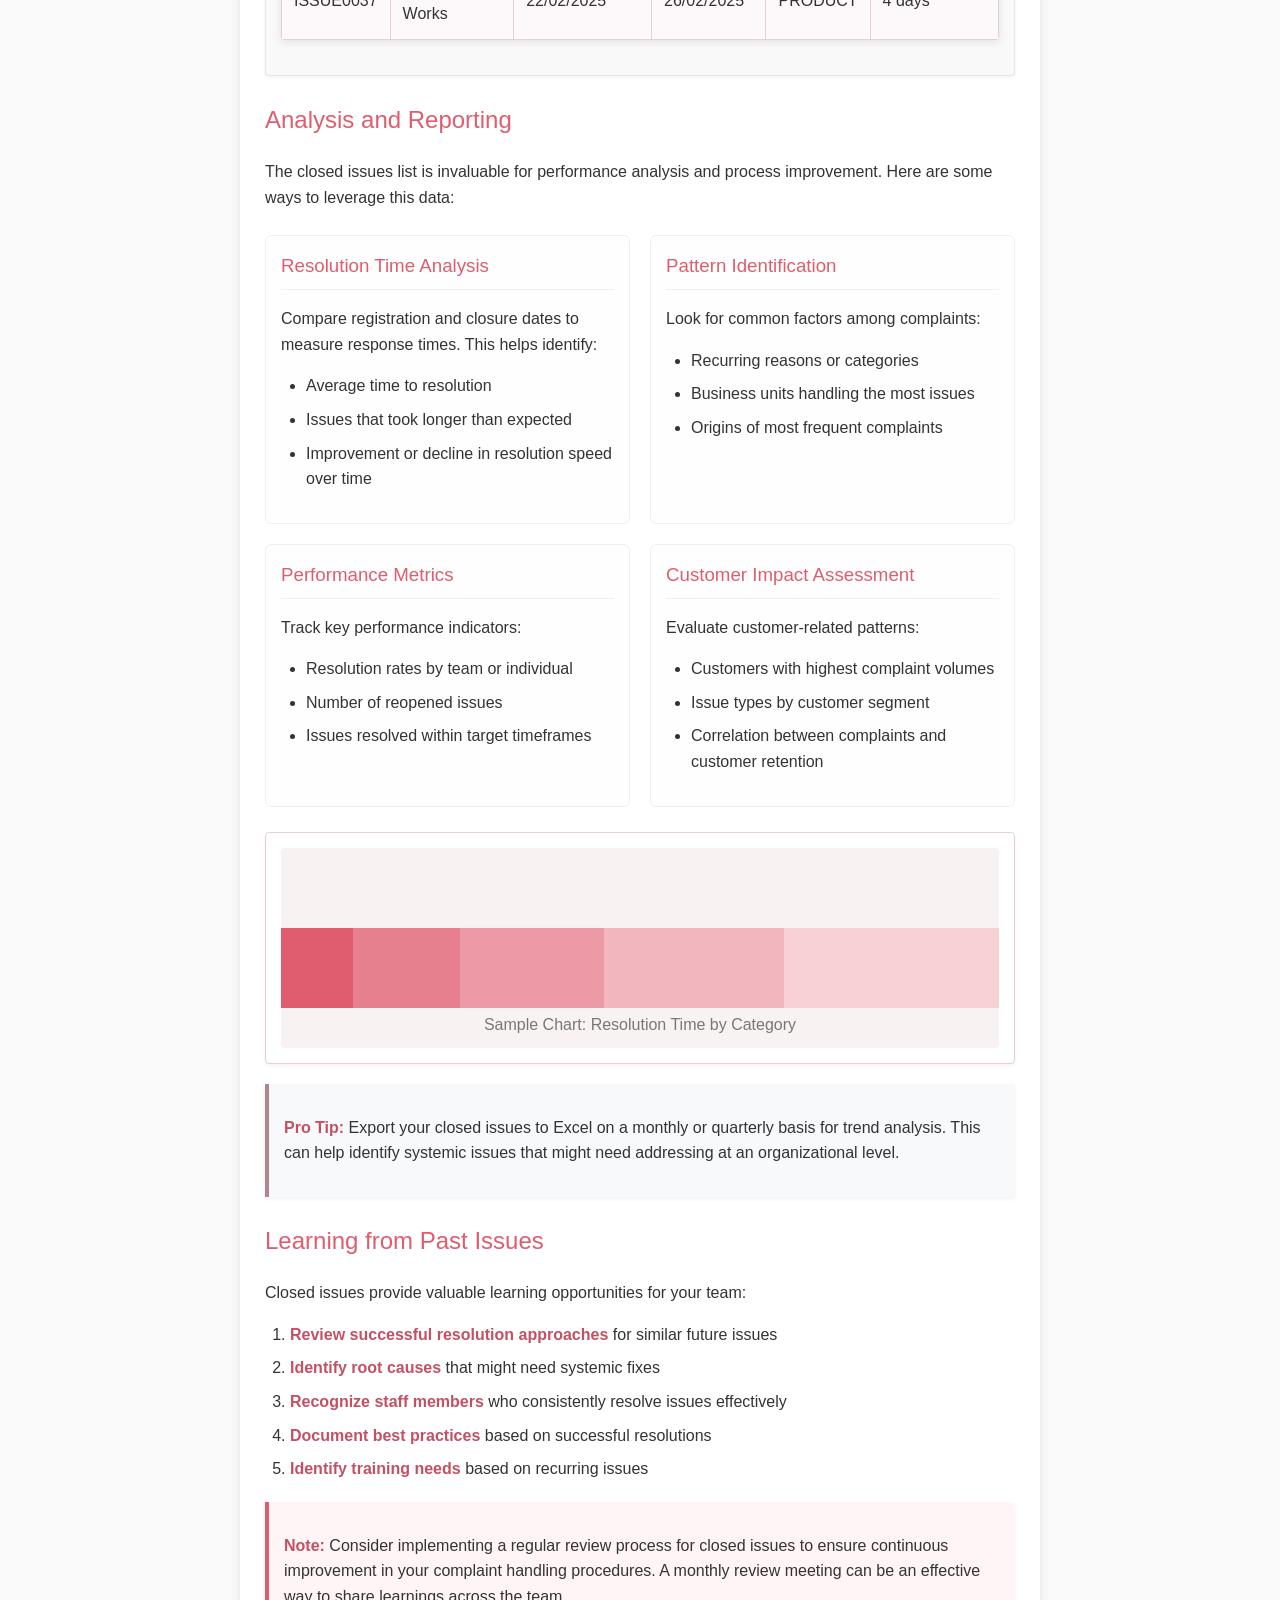
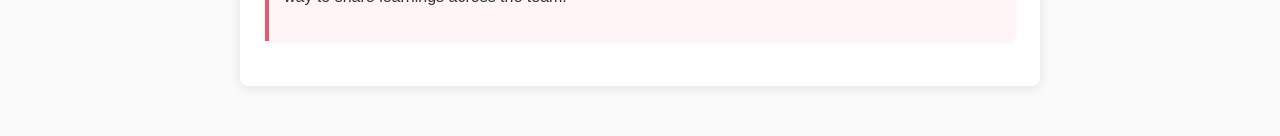
<file: Georg/Help/georg-closed-issues-help.html>
<!DOCTYPE html>
<html lang="en">
<head>
    <meta charset="UTF-8">
    <meta name="viewport" content="width=device-width, initial-scale=1.0">
    <title>Georg - Closed Issues List</title>
    <style>
        body {
            font-family: 'Segoe UI', Tahoma, Geneva, Verdana, sans-serif;
            line-height: 1.6;
            color: #333;
            max-width: 800px;
            margin: 0 auto;
            padding: 20px;
            background-color: #fafafa;
        }
        h1 {
            color: #e05d6f;
            border-bottom: 1px solid #e05d6f;
            padding-bottom: 10px;
            font-weight: 600;
        }
        h2 {
            color: #e05d6f;
            margin-top: 25px;
            font-weight: 500;
        }
        h3 {
            color: #c45063;
            font-weight: 500;
        }
        .note {
            background-color: #fff5f6;
            border-left: 4px solid #e05d6f;
            padding: 15px;
            margin: 20px 0;
            border-radius: 0 4px 4px 0;
            box-shadow: 0 2px 4px rgba(0,0,0,0.05);
        }
        .important {
            background-color: #f2f2f2;
            border-left: 4px solid #555;
            padding: 15px;
            margin: 20px 0;
            border-radius: 0 4px 4px 0;
            box-shadow: 0 2px 4px rgba(0,0,0,0.05);
        }
        img {
            max-width: 100%;
            height: auto;
            border: 1px solid #ddd;
            margin: 15px 0;
            border-radius: 4px;
            box-shadow: 0 2px 8px rgba(0,0,0,0.1);
        }
        ul, ol {
            padding-left: 25px;
        }
        li {
            margin-bottom: 8px;
        }
        .tip {
            background-color: #f7f9fa;
            border-left: 4px solid #b5838d;
            padding: 15px;
            margin: 20px 0;
            border-radius: 0 4px 4px 0;
            box-shadow: 0 2px 4px rgba(0,0,0,0.05);
        }
        code {
            background-color: #f4f4f4;
            padding: 2px 5px;
            border-radius: 3px;
            font-family: Consolas, Monaco, 'Andale Mono', monospace;
        }
        strong {
            color: #c45063;
        }
        .container {
            background-color: white;
            padding: 25px;
            border-radius: 8px;
            box-shadow: 0 2px 12px rgba(0,0,0,0.1);
            margin-bottom: 30px;
        }
        .header-image {
            background-color: #f9e8ea;
            padding: 20px;
            border-radius: 8px;
            text-align: center;
            margin-bottom: 25px;
        }
        .header-image svg {
            max-width: 120px;
            height: auto;
        }
        .status-closed {
            display: inline-block;
            padding: 6px 12px;
            border-radius: 20px;
            font-weight: 500;
            background-color: #dff6dd;
            color: #107c10;
        }
        .feature-card {
            background-color: #fefefe;
            border: 1px solid #f0f0f0;
            border-radius: 6px;
            padding: 15px;
            margin-bottom: 15px;
            display: flex;
            align-items: center;
            transition: transform 0.2s;
        }
        .feature-card:hover {
            transform: translateY(-3px);
            box-shadow: 0 4px 12px rgba(0,0,0,0.08);
        }
        .feature-icon {
            width: 50px;
            height: 50px;
            background-color: #f9e8ea;
            border-radius: 50%;
            display: flex;
            align-items: center;
            justify-content: center;
            margin-right: 15px;
            flex-shrink: 0;
        }
        .feature-icon svg {
            width: 24px;
            height: 24px;
            fill: #e05d6f;
        }
        .feature-content {
            flex-grow: 1;
        }
        .feature-title {
            font-weight: 600;
            color: #c45063;
            margin-bottom: 5px;
        }
        .list-preview {
            background-color: #f9f9f9;
            border: 1px solid #e6e6e6;
            border-radius: 4px;
            padding: 15px;
            margin: 20px 0;
            box-shadow: 0 2px 4px rgba(0,0,0,0.05);
            overflow: auto;
        }
        .analysis-grid {
            display: grid;
            grid-template-columns: 1fr 1fr;
            gap: 20px;
            margin: 25px 0;
        }
        .analysis-item {
            background-color: #fefefe;
            border: 1px solid #f0f0f0;
            border-radius: 6px;
            padding: 15px;
            transition: transform 0.2s, box-shadow 0.2s;
        }
        .analysis-item:hover {
            transform: translateY(-3px);
            box-shadow: 0 4px 12px rgba(0,0,0,0.08);
        }
        .analysis-title {
            color: #e05d6f;
            font-weight: 500;
            margin-top: 0;
            margin-bottom: 10px;
            border-bottom: 1px solid #f0f0f0;
            padding-bottom: 8px;
        }
        table {
            width: 100%;
            border-collapse: collapse;
            margin: 20px 0;
            box-shadow: 0 2px 8px rgba(0,0,0,0.1);
            border-radius: 4px;
            overflow: hidden;
        }
        th {
            background-color: #f8e5e7;
            border: 1px solid #e6d0d3;
            padding: 12px;
            text-align: left;
            color: #c45063;
        }
        td {
            border: 1px solid #e6d0d3;
            padding: 12px;
            text-align: left;
        }
        tr:nth-child(even) {
            background-color: #fdf8f9;
        }
        tr:hover {
            background-color: #f9eced;
        }
        .chart-container {
            background-color: #fff;
            border: 1px solid #e6d0d3;
            border-radius: 4px;
            padding: 15px;
            margin: 20px 0;
            box-shadow: 0 2px 4px rgba(0,0,0,0.05);
            text-align: center;
        }
        .chart {
            max-width: 100%;
            height: auto;
        }
        .chart-placeholder {
            position: relative;
            height: 200px;
            background-color: #f9f2f3;
            border-radius: 4px;
            display: flex;
            align-items: center;
            justify-content: center;
            overflow: hidden;
        }
        .chart-placeholder::before {
            content: "";
            position: absolute;
            width: 100%;
            height: 80px;
            background: linear-gradient(90deg, 
                #e05d6f 0%, #e05d6f 10%, 
                #e67f8e 10%, #e67f8e 25%, 
                #ec9aa5 25%, #ec9aa5 45%, 
                #f2b6be 45%, #f2b6be 70%, 
                #f8d1d6 70%, #f8d1d6 100%);
            bottom: 40px;
            left: 0;
        }
        .chart-placeholder::after {
            content: "Sample Chart: Resolution Time by Category";
            position: absolute;
            bottom: 10px;
            width: 100%;
            text-align: center;
            color: #777;
        }
        @media (max-width: 600px) {
            .feature-card {
                flex-direction: column;
                text-align: center;
            }
            .feature-icon {
                margin-right: 0;
                margin-bottom: 10px;
            }
            .analysis-grid {
                grid-template-columns: 1fr;
            }
        }
    </style>
</head>
<body>
    <div class="container">
        <a href="georg-main-help.html">
            <img src="GeorgLogo.png" alt="Georg Logo"
                style="display: block; margin: 20px auto; max-width: 100px; border: none; box-shadow: none; padding: 10px;">
        </a>
        <p></p>
        <h1 style="text-align: center;">Georg - Closed Issues List</h1>
        <p style="text-align: center;"><a href="georg-main-help.html">Back to Main Help Page</a></p>
        <p>
        
        <p>This page displays all resolved and closed complaints and claims in your system. It serves as a historical record of past issues and their resolutions, providing valuable data for analysis and process improvement.</p>
        
        <div class="important">
            <p><strong>Important:</strong> Closed issues are not editable unless reopened. To make changes to a closed issue, you must first return it to "Processing" status.</p>
        </div>
        
        <h2>Working with Closed Issues</h2>
        
        <p>From this list view, you can:</p>
        
        <div class="feature-card">
            <div class="feature-icon">
                <svg xmlns="http://www.w3.org/2000/svg" viewBox="0 0 24 24">
                    <path d="M12 4.5C7 4.5 2.73 7.61 1 12c1.73 4.39 6 7.5 11 7.5s9.27-3.11 11-7.5c-1.73-4.39-6-7.5-11-7.5zM12 17c-2.76 0-5-2.24-5-5s2.24-5 5-5 5 2.24 5 5-2.24 5-5 5zm0-8c-1.66 0-3 1.34-3 3s1.34 3 3 3 3-1.34 3-3-1.34-3-3-3z"/>
                </svg>
            </div>
            <div class="feature-content">
                <div class="feature-title">View Resolution Details</div>
                <p>Click on any closed issue to see the full complaint record, including all resolution actions taken. This provides valuable insight into successful resolution approaches.</p>
            </div>
        </div>
        
        <div class="feature-card">
            <div class="feature-icon">
                <svg xmlns="http://www.w3.org/2000/svg" viewBox="0 0 24 24">
                    <path d="M10 18h4v-2h-4v2zM3 6v2h18V6H3zm3 7h12v-2H6v2z"/>
                </svg>
            </div>
            <div class="feature-content">
                <div class="feature-title">Filter and Search</div>
                <p>Use the filters to find specific issues by date, customer, category, or any other available field. This makes it easy to locate past issues for reference or to identify patterns.</p>
            </div>
        </div>
        
        <div class="feature-card">
            <div class="feature-icon">
                <svg xmlns="http://www.w3.org/2000/svg" viewBox="0 0 24 24">
                    <path d="M19 9h-4V3H9v6H5l7 7 7-7zM5 18v2h14v-2H5z"/>
                </svg>
            </div>
            <div class="feature-content">
                <div class="feature-title">Export to Excel</div>
                <p>Export the data for further analysis and reporting in Microsoft Excel. This is particularly useful for creating detailed reports on resolution times, common issues, and performance metrics.</p>
            </div>
        </div>
        
        <div class="feature-card">
            <div class="feature-icon">
                <svg xmlns="http://www.w3.org/2000/svg" viewBox="0 0 24 24">
                    <path d="M17.65 6.35C16.2 4.9 14.21 4 12 4c-4.42 0-7.99 3.58-7.99 8s3.57 8 7.99 8c3.73 0 6.84-2.55 7.73-6h-2.08c-.82 2.33-3.04 4-5.65 4-3.31 0-6-2.69-6-6s2.69-6 6-6c1.66 0 3.14.69 4.22 1.78L13 11h7V4l-2.35 2.35z"/>
                </svg>
            </div>
            <div class="feature-content">
                <div class="feature-title">Reopen if Needed</div>
                <p>If necessary, you can reopen a closed issue by changing its status back to "Processing." This is useful when follow-up action is required for a previously closed complaint.</p>
            </div>
        </div>
        
        <h2>List View Preview</h2>
        
        <div class="list-preview">
            <table>
                <tr>
                    <th>Number</th>
                    <th>Customer</th>
                    <th>Registration Date</th>
                    <th>Closure Date</th>
                    <th>Reason</th>
                    <th>Resolution Time</th>
                </tr>
                <tr>
                    <td>ISSUE0039</td>
                    <td>Contoso Ltd.</td>
                    <td>28/02/2025</td>
                    <td>02/03/2025</td>
                    <td>INVOICE</td>
                    <td>3 days</td>
                </tr>
                <tr>
                    <td>ISSUE0038</td>
                    <td>Fabrikam Inc.</td>
                    <td>25/02/2025</td>
                    <td>27/02/2025</td>
                    <td>DELIVERY</td>
                    <td>2 days</td>
                </tr>
                <tr>
                    <td>ISSUE0037</td>
                    <td>Adventure Works</td>
                    <td>22/02/2025</td>
                    <td>26/02/2025</td>
                    <td>PRODUCT</td>
                    <td>4 days</td>
                </tr>
            </table>
        </div>
        
        <h2>Analysis and Reporting</h2>
        
        <p>The closed issues list is invaluable for performance analysis and process improvement. Here are some ways to leverage this data:</p>
        
        <div class="analysis-grid">
            <div class="analysis-item">
                <h3 class="analysis-title">Resolution Time Analysis</h3>
                <p>Compare registration and closure dates to measure response times. This helps identify:</p>
                <ul>
                    <li>Average time to resolution</li>
                    <li>Issues that took longer than expected</li>
                    <li>Improvement or decline in resolution speed over time</li>
                </ul>
            </div>
            
            <div class="analysis-item">
                <h3 class="analysis-title">Pattern Identification</h3>
                <p>Look for common factors among complaints:</p>
                <ul>
                    <li>Recurring reasons or categories</li>
                    <li>Business units handling the most issues</li>
                    <li>Origins of most frequent complaints</li>
                </ul>
            </div>
            
            <div class="analysis-item">
                <h3 class="analysis-title">Performance Metrics</h3>
                <p>Track key performance indicators:</p>
                <ul>
                    <li>Resolution rates by team or individual</li>
                    <li>Number of reopened issues</li>
                    <li>Issues resolved within target timeframes</li>
                </ul>
            </div>
            
            <div class="analysis-item">
                <h3 class="analysis-title">Customer Impact Assessment</h3>
                <p>Evaluate customer-related patterns:</p>
                <ul>
                    <li>Customers with highest complaint volumes</li>
                    <li>Issue types by customer segment</li>
                    <li>Correlation between complaints and customer retention</li>
                </ul>
            </div>
        </div>
        
        <div class="chart-container">
            <div class="chart-placeholder"></div>
        </div>
        
        <div class="tip">
            <p><strong>Pro Tip:</strong> Export your closed issues to Excel on a monthly or quarterly basis for trend analysis. This can help identify systemic issues that might need addressing at an organizational level.</p>
        </div>
        
        <h2>Learning from Past Issues</h2>
        
        <p>Closed issues provide valuable learning opportunities for your team:</p>
        
        <ol>
            <li><strong>Review successful resolution approaches</strong> for similar future issues</li>
            <li><strong>Identify root causes</strong> that might need systemic fixes</li>
            <li><strong>Recognize staff members</strong> who consistently resolve issues effectively</li>
            <li><strong>Document best practices</strong> based on successful resolutions</li>
            <li><strong>Identify training needs</strong> based on recurring issues</li>
        </ol>
        
        <div class="note">
            <p><strong>Note:</strong> Consider implementing a regular review process for closed issues to ensure continuous improvement in your complaint handling procedures. A monthly review meeting can be an effective way to share learnings across the team.</p>
        </div>
    </div>
</body>
</html>
</file>
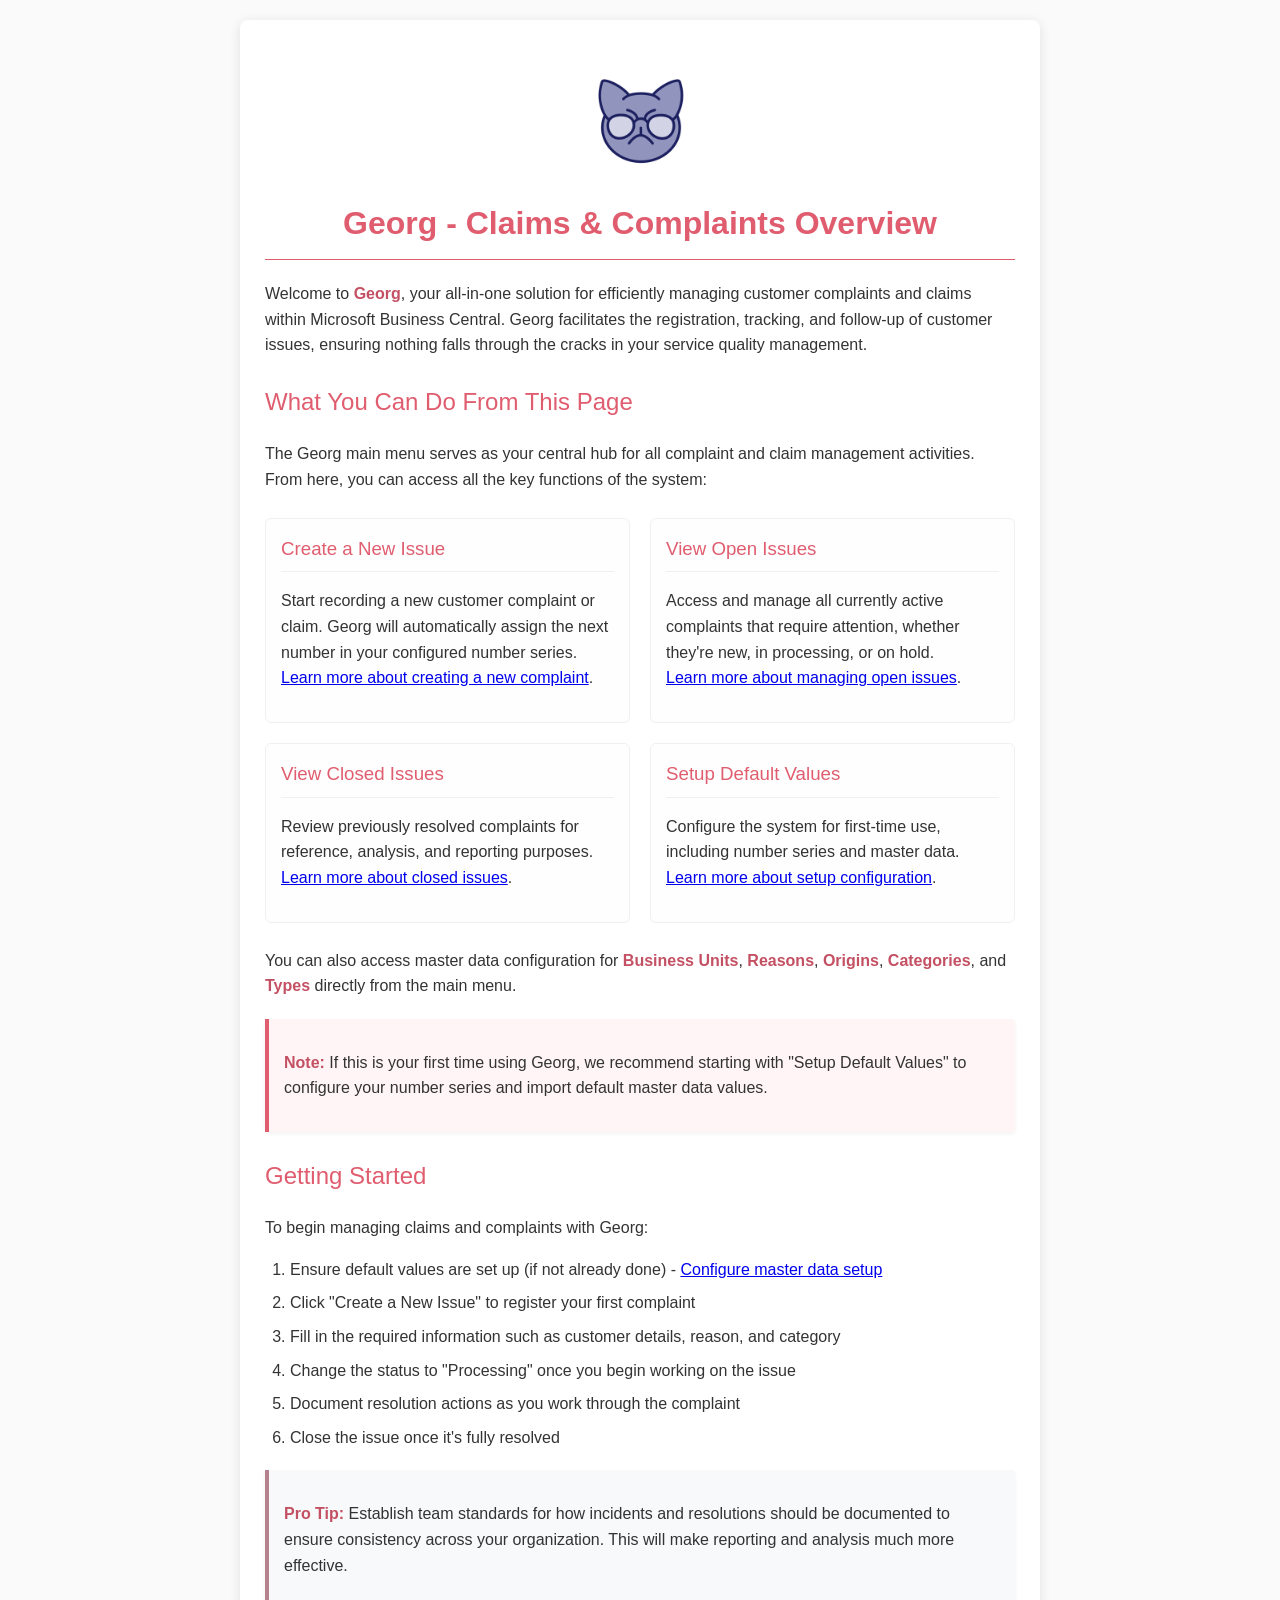
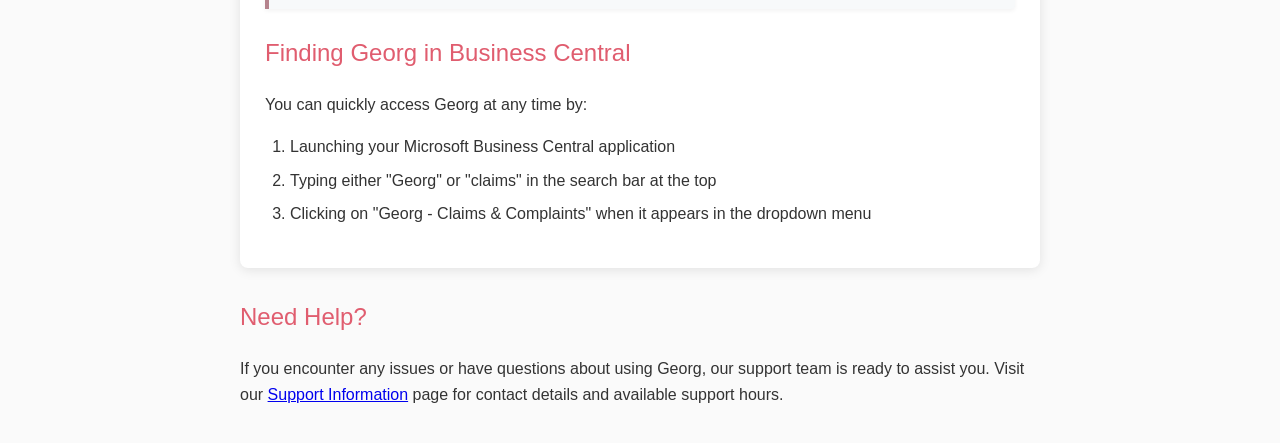
<file: Georg/Help/georg-main-help.html>
<!DOCTYPE html>
<html lang="en">

<head>
    <meta charset="UTF-8">
    <meta name="viewport" content="width=device-width, initial-scale=1.0">
    <title>Georg - Main Page Help</title>
    <style>
        body {
            font-family: 'Segoe UI', Tahoma, Geneva, Verdana, sans-serif;
            line-height: 1.6;
            color: #333;
            max-width: 800px;
            margin: 0 auto;
            padding: 20px;
            background-color: #fafafa;
        }

        h1 {
            color: #e05d6f;
            border-bottom: 1px solid #e05d6f;
            padding-bottom: 10px;
            font-weight: 600;
        }

        h2 {
            color: #e05d6f;
            margin-top: 25px;
            font-weight: 500;
        }

        .note {
            background-color: #fff5f6;
            border-left: 4px solid #e05d6f;
            padding: 15px;
            margin: 20px 0;
            border-radius: 0 4px 4px 0;
            box-shadow: 0 2px 4px rgba(0, 0, 0, 0.05);
        }

        img {
            max-width: 100%;
            height: auto;
            border: 1px solid #ddd;
            margin: 15px 0;
            border-radius: 4px;
            box-shadow: 0 2px 8px rgba(0, 0, 0, 0.1);
        }

        ul,
        ol {
            padding-left: 25px;
        }

        li {
            margin-bottom: 8px;
        }

        .tip {
            background-color: #f7f9fa;
            border-left: 4px solid #b5838d;
            padding: 15px;
            margin: 20px 0;
            border-radius: 0 4px 4px 0;
            box-shadow: 0 2px 4px rgba(0, 0, 0, 0.05);
        }

        code {
            background-color: #f4f4f4;
            padding: 2px 5px;
            border-radius: 3px;
            font-family: Consolas, Monaco, 'Andale Mono', monospace;
        }

        strong {
            color: #c45063;
        }

        .container {
            background-color: white;
            padding: 25px;
            border-radius: 8px;
            box-shadow: 0 2px 12px rgba(0, 0, 0, 0.1);
            margin-bottom: 30px;
        }

        .header-image {
            background-color: #f9e8ea;
            padding: 20px;
            border-radius: 8px;
            text-align: center;
            margin-bottom: 25px;
        }

        .header-image svg {
            max-width: 120px;
            height: auto;
        }

        .feature-grid {
            display: grid;
            grid-template-columns: 1fr 1fr;
            gap: 20px;
            margin: 25px 0;
        }

        .feature-item {
            background-color: #fefefe;
            border: 1px solid #f0f0f0;
            border-radius: 6px;
            padding: 15px;
            transition: transform 0.2s, box-shadow 0.2s;
        }

        .feature-item:hover {
            transform: translateY(-3px);
            box-shadow: 0 4px 12px rgba(0, 0, 0, 0.08);
        }

        .feature-title {
            color: #e05d6f;
            font-weight: 500;
            margin-top: 0;
            margin-bottom: 10px;
            border-bottom: 1px solid #f0f0f0;
            padding-bottom: 8px;
        }

        @media (max-width: 600px) {
            .feature-grid {
                grid-template-columns: 1fr;
            }
        }
    </style>
</head>

<body>
    <div class="container">
        
        <img src="GeorgLogo.png" alt="Georg Logo" style="display: block; margin: 20px auto; max-width: 100px; border: none; box-shadow: none; padding: 10px;">
        <p></p>
        <h1 style="text-align: center;">Georg - Claims & Complaints Overview</h1>
        <p>
            
            
            Welcome to <strong>Georg</strong>, your all-in-one solution for efficiently managing customer complaints and
            claims within Microsoft Business Central. Georg facilitates the registration, tracking, and follow-up of
            customer issues, ensuring nothing falls through the cracks in your service quality management.</p>

        <h2>What You Can Do From This Page</h2>
        <p>The Georg main menu serves as your central hub for all complaint and claim management activities. From here,
            you can access all the key functions of the system:</p>

        <div class="feature-grid">
            <div class="feature-item">
                <h3 class="feature-title">Create a New Issue</h3>
                <p>Start recording a new customer complaint or claim. Georg will automatically assign the next number in
                    your configured number series. <a href="georg-new-complaint-help.html">Learn more about creating a
                        new complaint</a>.</p>
            </div>

            <div class="feature-item">
                <h3 class="feature-title">View Open Issues</h3>
                <p>Access and manage all currently active complaints that require attention, whether they're new, in
                    processing, or on hold.
                    <br />
                    <a href="georg-open-issues-help.html">Learn more about managing open issues</a>.
                </p>
            </div>

            <div class="feature-item">
                <h3 class="feature-title">View Closed Issues</h3>
                <p>Review previously resolved complaints for reference, analysis, and reporting purposes. <a
                        href="georg-closed-issues-help.html">Learn more about closed issues</a>.</p>
            </div>

            <div class="feature-item">
                <h3 class="feature-title">Setup Default Values</h3>
                <p>Configure the system for first-time use, including number series and master data. <a
                        href="georg-setup-help.html">Learn more about setup configuration</a>.</p>
            </div>
        </div>

        <p>You can also access master data configuration for <strong>Business Units</strong>, <strong>Reasons</strong>,
            <strong>Origins</strong>, <strong>Categories</strong>, and <strong>Types</strong> directly from the main
            menu.
        </p>

        <div class="note">
            <p><strong>Note:</strong> If this is your first time using Georg, we recommend starting with "Setup Default
                Values" to configure your number series and import default master data values.</p>
        </div>

        <h2>Getting Started</h2>
        <p>To begin managing claims and complaints with Georg:</p>
        <ol>
            <li>Ensure default values are set up (if not already done) - <a href="georg-setup-help.html">Configure
                    master data setup</a></li>
            <li>Click "Create a New Issue" to register your first complaint</li>
            <li>Fill in the required information such as customer details, reason, and category</li>
            <li>Change the status to "Processing" once you begin working on the issue</li>
            <li>Document resolution actions as you work through the complaint</li>
            <li>Close the issue once it's fully resolved</li>
        </ol>

        <div class="tip">
            <p><strong>Pro Tip:</strong> Establish team standards for how incidents and resolutions should be documented
                to ensure consistency across your organization. This will make reporting and analysis much more
                effective.</p>
        </div>

        <h2>Finding Georg in Business Central</h2>
        <p>You can quickly access Georg at any time by:</p>
        <ol>
            <li>Launching your Microsoft Business Central application</li>
            <li>Typing either "Georg" or "claims" in the search bar at the top</li>
            <li>Clicking on "Georg - Claims & Complaints" when it appears in the dropdown menu</li>
        </ol>
    </div>

    <h2>Need Help?</h2>
    <p>If you encounter any issues or have questions about using Georg, our support team is ready to assist you. Visit our <a href="georg-support-info.html">Support Information</a> page for contact details and available support hours.</p>    
</body>

</html>
</file>
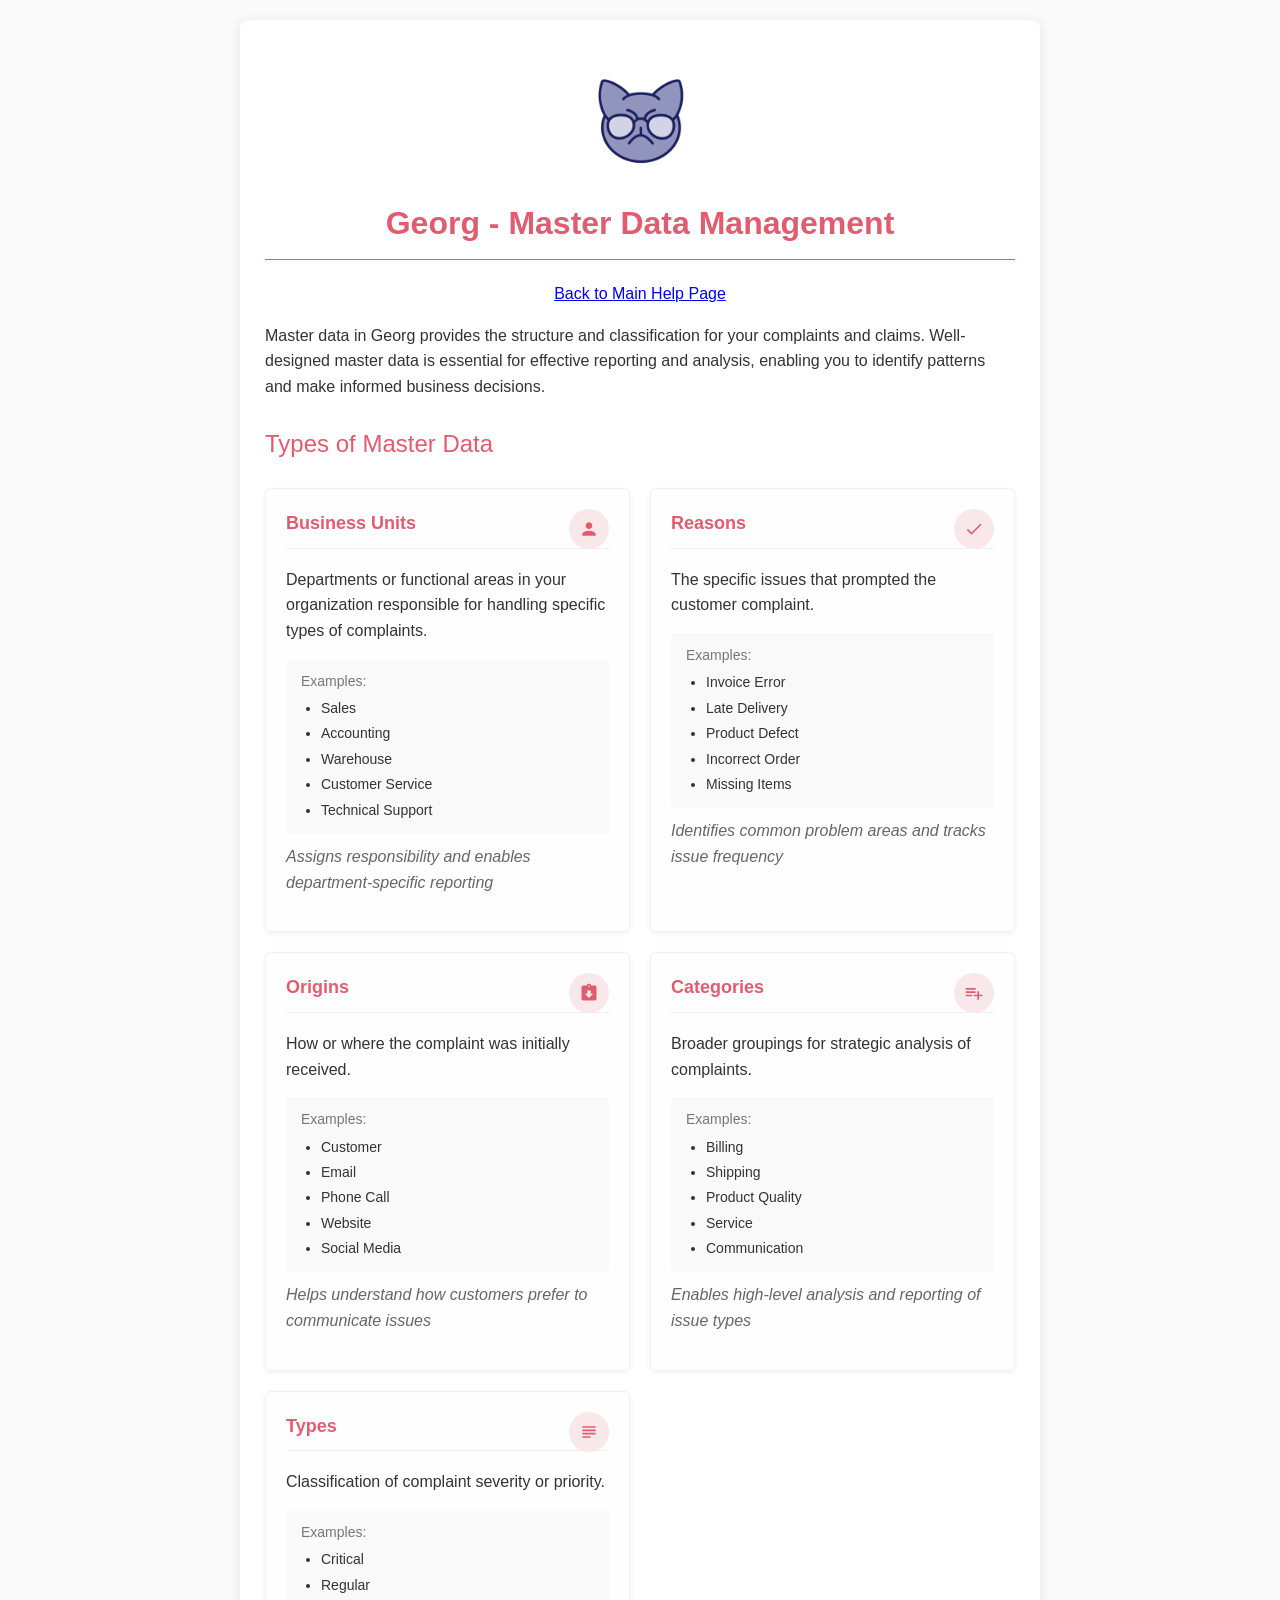
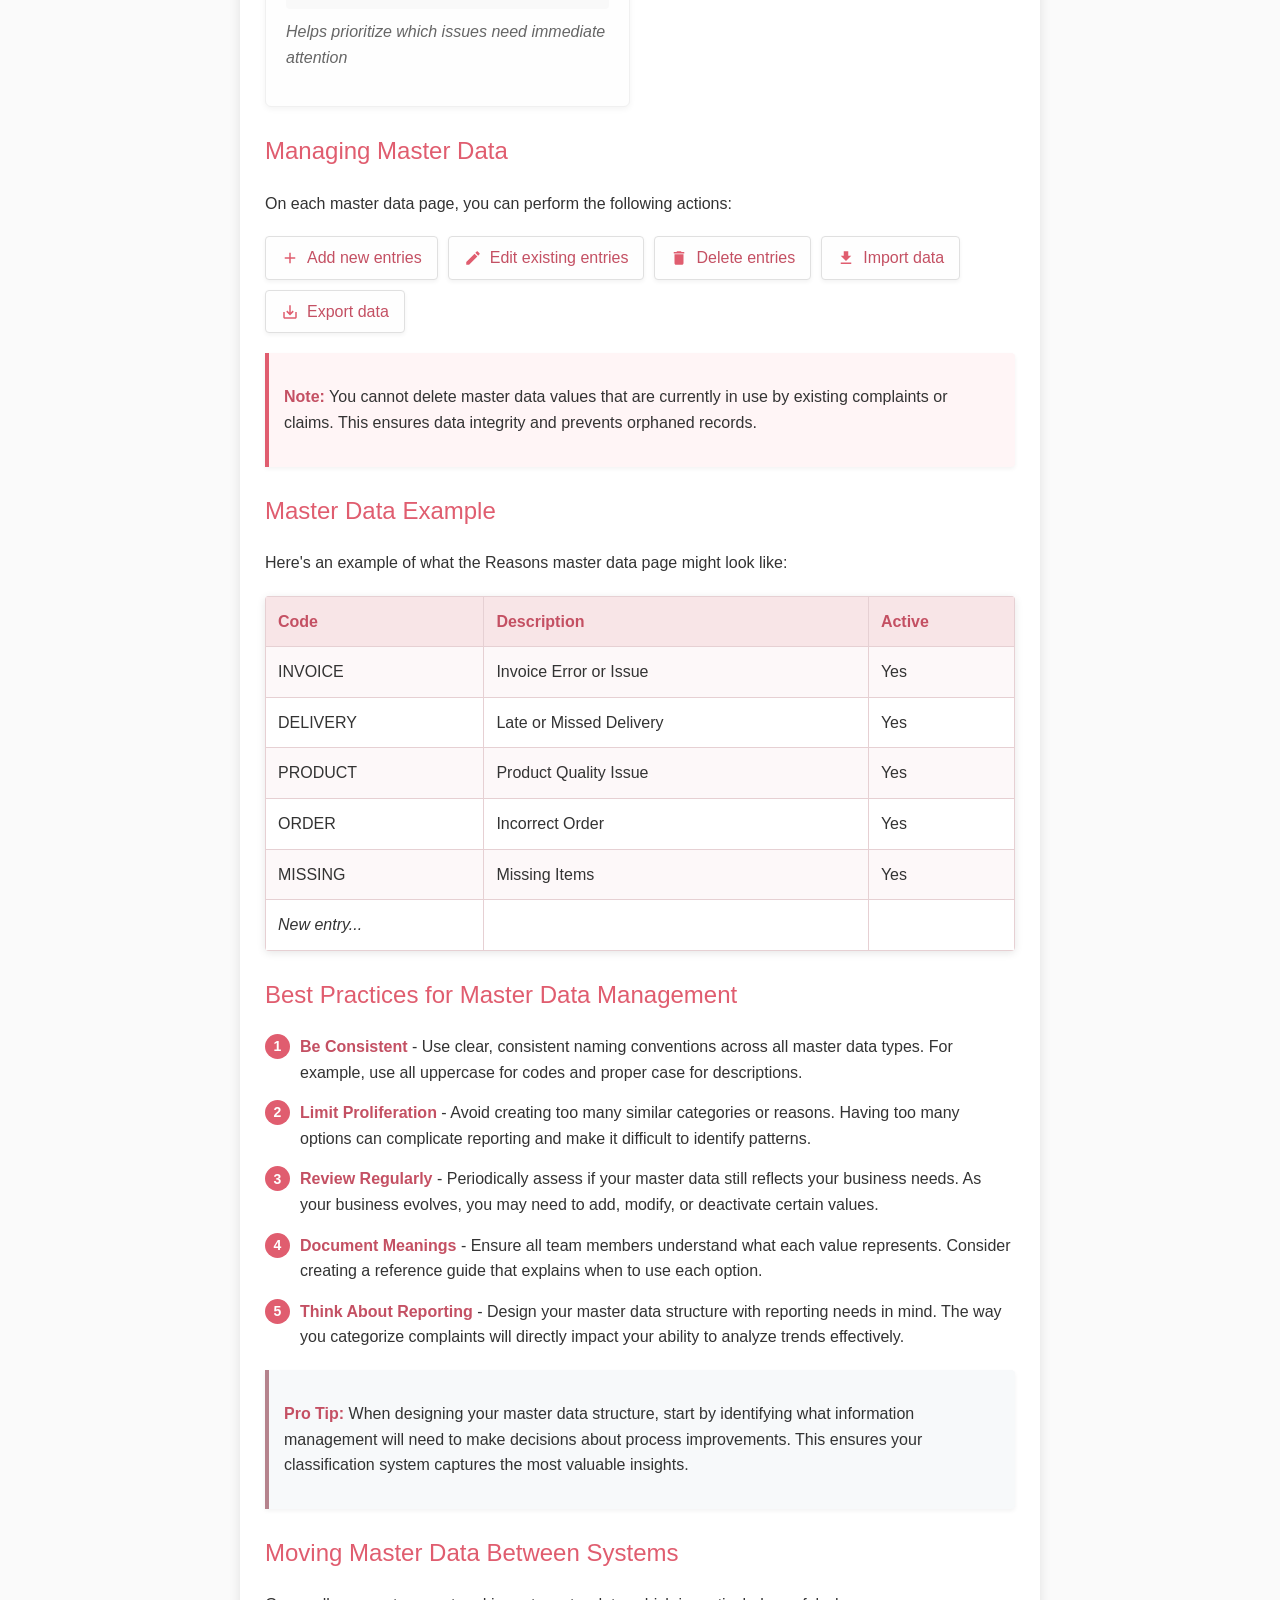
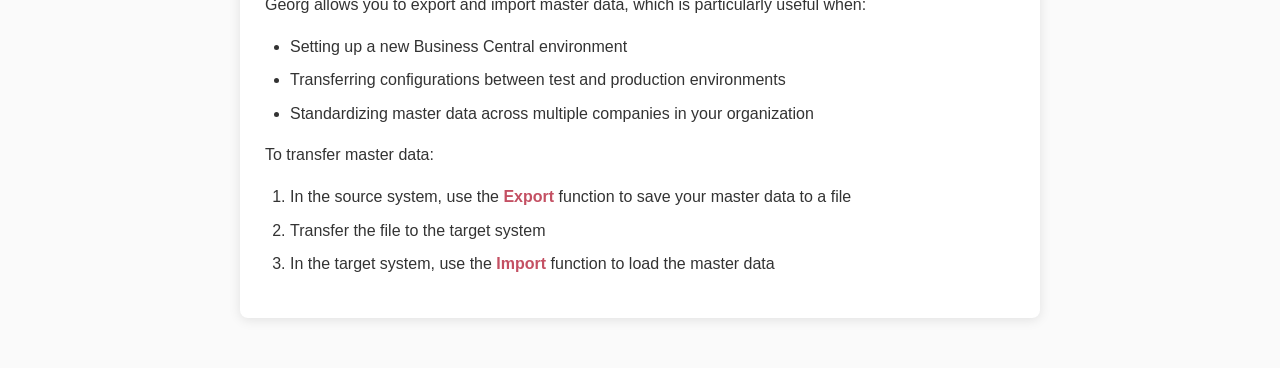
<file: Georg/Help/georg-master-data-help.html>
<!DOCTYPE html>
<html lang="en">
<head>
    <meta charset="UTF-8">
    <meta name="viewport" content="width=device-width, initial-scale=1.0">
    <title>Georg - Master Data Management</title>
    <style>
        body {
            font-family: 'Segoe UI', Tahoma, Geneva, Verdana, sans-serif;
            line-height: 1.6;
            color: #333;
            max-width: 800px;
            margin: 0 auto;
            padding: 20px;
            background-color: #fafafa;
        }
        h1 {
            color: #e05d6f;
            border-bottom: 1px solid #e05d6f;
            padding-bottom: 10px;
            font-weight: 600;
        }
        h2 {
            color: #e05d6f;
            margin-top: 25px;
            font-weight: 500;
        }
        h3 {
            color: #c45063;
            font-weight: 500;
        }
        .note {
            background-color: #fff5f6;
            border-left: 4px solid #e05d6f;
            padding: 15px;
            margin: 20px 0;
            border-radius: 0 4px 4px 0;
            box-shadow: 0 2px 4px rgba(0,0,0,0.05);
        }
        img {
            max-width: 100%;
            height: auto;
            border: 1px solid #ddd;
            margin: 15px 0;
            border-radius: 4px;
            box-shadow: 0 2px 8px rgba(0,0,0,0.1);
        }
        ul, ol {
            padding-left: 25px;
        }
        li {
            margin-bottom: 8px;
        }
        .tip {
            background-color: #f7f9fa;
            border-left: 4px solid #b5838d;
            padding: 15px;
            margin: 20px 0;
            border-radius: 0 4px 4px 0;
            box-shadow: 0 2px 4px rgba(0,0,0,0.05);
        }
        code {
            background-color: #f4f4f4;
            padding: 2px 5px;
            border-radius: 3px;
            font-family: Consolas, Monaco, 'Andale Mono', monospace;
        }
        strong {
            color: #c45063;
        }
        .container {
            background-color: white;
            padding: 25px;
            border-radius: 8px;
            box-shadow: 0 2px 12px rgba(0,0,0,0.1);
            margin-bottom: 30px;
        }
        .header-image {
            background-color: #f9e8ea;
            padding: 20px;
            border-radius: 8px;
            text-align: center;
            margin-bottom: 25px;
        }
        .header-image svg {
            max-width: 120px;
            height: auto;
        }
        .categories-grid {
            display: grid;
            grid-template-columns: repeat(auto-fit, minmax(300px, 1fr));
            gap: 20px;
            margin: 25px 0;
        }
        .category {
            background-color: #fefefe;
            border: 1px solid #f0f0f0;
            border-radius: 6px;
            padding: 20px;
            box-shadow: 0 2px 6px rgba(0,0,0,0.05);
            transition: transform 0.2s, box-shadow 0.2s;
        }
        .category:hover {
            transform: translateY(-3px);
            box-shadow: 0 4px 12px rgba(0,0,0,0.08);
        }
        .category-title {
            color: #e05d6f;
            font-size: 18px;
            font-weight: 600;
            margin-top: 0;
            padding-bottom: 10px;
            border-bottom: 1px solid #f0f0f0;
        }
        .category-icon {
            float: right;
            width: 40px;
            height: 40px;
            background-color: #f9e8ea;
            border-radius: 50%;
            display: flex;
            align-items: center;
            justify-content: center;
            margin-left: 10px;
        }
        .category-icon svg {
            width: 20px;
            height: 20px;
            fill: #e05d6f;
        }
        .examples {
            background-color: #f9f9f9;
            border-radius: 4px;
            padding: 10px 15px;
            margin: 10px 0;
        }
        .examples-title {
            font-weight: 500;
            color: #777;
            margin-bottom: 5px;
            font-size: 14px;
        }
        .examples-list {
            margin: 0;
            padding-left: 20px;
        }
        .examples-list li {
            margin-bottom: 3px;
            font-size: 14px;
        }
        .usage {
            font-style: italic;
            margin-top: 10px;
            color: #666;
        }
        table {
            width: 100%;
            border-collapse: collapse;
            margin: 20px 0;
            box-shadow: 0 2px 8px rgba(0,0,0,0.1);
            border-radius: 4px;
            overflow: hidden;
        }
        th {
            background-color: #f8e5e7;
            border: 1px solid #e6d0d3;
            padding: 12px;
            text-align: left;
            color: #c45063;
        }
        td {
            border: 1px solid #e6d0d3;
            padding: 12px;
            text-align: left;
        }
        tr:nth-child(even) {
            background-color: #fdf8f9;
        }
        tr:hover {
            background-color: #f9eced;
        }
        .action-buttons {
            display: flex;
            flex-wrap: wrap;
            gap: 10px;
            margin: 20px 0;
        }
        .action-button {
            background-color: #fefefe;
            border: 1px solid #e0e0e0;
            border-radius: 4px;
            padding: 8px 15px;
            display: flex;
            align-items: center;
            box-shadow: 0 2px 4px rgba(0,0,0,0.05);
            transition: all 0.2s;
        }
        .action-button:hover {
            background-color: #f9e8ea;
            border-color: #e6d0d3;
            box-shadow: 0 3px 6px rgba(0,0,0,0.08);
            transform: translateY(-2px);
        }
        .action-icon {
            width: 18px;
            height: 18px;
            margin-right: 8px;
            fill: #e05d6f;
        }
        .action-text {
            color: #c45063;
            font-weight: 500;
        }
        .best-practices {
            counter-reset: practice;
            padding-left: 0;
        }
        .best-practices li {
            position: relative;
            list-style: none;
            margin-bottom: 15px;
            padding-left: 35px;
        }
        .best-practices li::before {
            counter-increment: practice;
            content: counter(practice);
            position: absolute;
            left: 0;
            top: 0;
            width: 25px;
            height: 25px;
            background-color: #e05d6f;
            color: white;
            border-radius: 50%;
            display: flex;
            align-items: center;
            justify-content: center;
            font-weight: bold;
            font-size: 14px;
        }
        @media (max-width: 700px) {
            .categories-grid {
                grid-template-columns: 1fr;
            }
            .action-buttons {
                flex-direction: column;
                gap: 8px;
            }
        }
    </style>
</head>
<body>
    <div class="container">
        <a href="georg-main-help.html">
            <img src="GeorgLogo.png" alt="Georg Logo"
                style="display: block; margin: 20px auto; max-width: 100px; border: none; box-shadow: none; padding: 10px;">
        </a>
        <p></p>
        <h1 style="text-align: center;">Georg - Master Data Management</h1>
        <p style="text-align: center;"><a href="georg-main-help.html">Back to Main Help Page</a></p>
        <p>
        
        <p>Master data in Georg provides the structure and classification for your complaints and claims. Well-designed master data is essential for effective reporting and analysis, enabling you to identify patterns and make informed business decisions.</p>
        
        <h2>Types of Master Data</h2>
        
        <div class="categories-grid">
            <div class="category">
                <div class="category-icon">
                    <svg xmlns="http://www.w3.org/2000/svg" viewBox="0 0 24 24">
                        <path d="M12 12c2.21 0 4-1.79 4-4s-1.79-4-4-4-4 1.79-4 4 1.79 4 4 4zm0 2c-2.67 0-8 1.34-8 4v2h16v-2c0-2.66-5.33-4-8-4z"/>
                    </svg>
                </div>
                <h3 class="category-title">Business Units</h3>
                <p>Departments or functional areas in your organization responsible for handling specific types of complaints.</p>
                <div class="examples">
                    <div class="examples-title">Examples:</div>
                    <ul class="examples-list">
                        <li>Sales</li>
                        <li>Accounting</li>
                        <li>Warehouse</li>
                        <li>Customer Service</li>
                        <li>Technical Support</li>
                    </ul>
                </div>
                <p class="usage">Assigns responsibility and enables department-specific reporting</p>
            </div>
            
            <div class="category">
                <div class="category-icon">
                    <svg xmlns="http://www.w3.org/2000/svg" viewBox="0 0 24 24">
                        <path d="M9 16.17L4.83 12l-1.42 1.41L9 19 21 7l-1.41-1.41z"/>
                    </svg>
                </div>
                <h3 class="category-title">Reasons</h3>
                <p>The specific issues that prompted the customer complaint.</p>
                <div class="examples">
                    <div class="examples-title">Examples:</div>
                    <ul class="examples-list">
                        <li>Invoice Error</li>
                        <li>Late Delivery</li>
                        <li>Product Defect</li>
                        <li>Incorrect Order</li>
                        <li>Missing Items</li>
                    </ul>
                </div>
                <p class="usage">Identifies common problem areas and tracks issue frequency</p>
            </div>
            
            <div class="category">
                <div class="category-icon">
                    <svg xmlns="http://www.w3.org/2000/svg" viewBox="0 0 24 24">
                        <path d="M19 3h-4.18C14.4 1.84 13.3 1 12 1c-1.3 0-2.4.84-2.82 2H5c-1.1 0-2 .9-2 2v14c0 1.1.9 2 2 2h14c1.1 0 2-.9 2-2V5c0-1.1-.9-2-2-2zm-7 0c.55 0 1 .45 1 1s-.45 1-1 1-1-.45-1-1 .45-1 1-1zm0 15l-5-5h3V9h4v4h3l-5 5z"/>
                    </svg>
                </div>
                <h3 class="category-title">Origins</h3>
                <p>How or where the complaint was initially received.</p>
                <div class="examples">
                    <div class="examples-title">Examples:</div>
                    <ul class="examples-list">
                        <li>Customer</li>
                        <li>Email</li>
                        <li>Phone Call</li>
                        <li>Website</li>
                        <li>Social Media</li>
                    </ul>
                </div>
                <p class="usage">Helps understand how customers prefer to communicate issues</p>
            </div>
            
            <div class="category">
                <div class="category-icon">
                    <svg xmlns="http://www.w3.org/2000/svg" viewBox="0 0 24 24">
                        <path d="M14 10H2v2h12v-2zm0-4H2v2h12V6zm4 8v-4h-2v4h-4v2h4v4h2v-4h4v-2h-4zM2 16h8v-2H2v2z"/>
                    </svg>
                </div>
                <h3 class="category-title">Categories</h3>
                <p>Broader groupings for strategic analysis of complaints.</p>
                <div class="examples">
                    <div class="examples-title">Examples:</div>
                    <ul class="examples-list">
                        <li>Billing</li>
                        <li>Shipping</li>
                        <li>Product Quality</li>
                        <li>Service</li>
                        <li>Communication</li>
                    </ul>
                </div>
                <p class="usage">Enables high-level analysis and reporting of issue types</p>
            </div>
            
            <div class="category">
                <div class="category-icon">
                    <svg xmlns="http://www.w3.org/2000/svg" viewBox="0 0 24 24">
                        <path d="M14 17H4v2h10v-2zm6-8H4v2h16V9zM4 15h16v-2H4v2zM4 5v2h16V5H4z"/>
                    </svg>
                </div>
                <h3 class="category-title">Types</h3>
                <p>Classification of complaint severity or priority.</p>
                <div class="examples">
                    <div class="examples-title">Examples:</div>
                    <ul class="examples-list">
                        <li>Critical</li>
                        <li>Regular</li>
                    </ul>
                </div>
                <p class="usage">Helps prioritize which issues need immediate attention</p>
            </div>
        </div>
        
        <h2>Managing Master Data</h2>
        
        <p>On each master data page, you can perform the following actions:</p>
        
        <div class="action-buttons">
            <div class="action-button">
                <svg class="action-icon" xmlns="http://www.w3.org/2000/svg" viewBox="0 0 24 24">
                    <path d="M19 13h-6v6h-2v-6H5v-2h6V5h2v6h6v2z"/>
                </svg>
                <span class="action-text">Add new entries</span>
            </div>
            
            <div class="action-button">
                <svg class="action-icon" xmlns="http://www.w3.org/2000/svg" viewBox="0 0 24 24">
                    <path d="M3 17.25V21h3.75L17.81 9.94l-3.75-3.75L3 17.25zM20.71 7.04c.39-.39.39-1.02 0-1.41l-2.34-2.34c-.39-.39-1.02-.39-1.41 0l-1.83 1.83 3.75 3.75 1.83-1.83z"/>
                </svg>
                <span class="action-text">Edit existing entries</span>
            </div>
            
            <div class="action-button">
                <svg class="action-icon" xmlns="http://www.w3.org/2000/svg" viewBox="0 0 24 24">
                    <path d="M6 19c0 1.1.9 2 2 2h8c1.1 0 2-.9 2-2V7H6v12zM19 4h-3.5l-1-1h-5l-1 1H5v2h14V4z"/>
                </svg>
                <span class="action-text">Delete entries</span>
            </div>
            
            <div class="action-button">
                <svg class="action-icon" xmlns="http://www.w3.org/2000/svg" viewBox="0 0 24 24">
                    <path d="M19 9h-4V3H9v6H5l7 7 7-7zM5 18v2h14v-2H5z"/>
                </svg>
                <span class="action-text">Import data</span>
            </div>
            
            <div class="action-button">
                <svg class="action-icon" xmlns="http://www.w3.org/2000/svg" viewBox="0 0 24 24">
                    <path d="M19 12v7H5v-7H3v7c0 1.1.9 2 2 2h14c1.1 0 2-.9 2-2v-7h-2zm-6 .67l2.59-2.58L17 11.5l-5 5-5-5 1.41-1.41L11 12.67V3h2z"/>
                </svg>
                <span class="action-text">Export data</span>
            </div>
        </div>
        
        <div class="note">
            <p><strong>Note:</strong> You cannot delete master data values that are currently in use by existing complaints or claims. This ensures data integrity and prevents orphaned records.</p>
        </div>
        
        <h2>Master Data Example</h2>
        
        <p>Here's an example of what the Reasons master data page might look like:</p>
        
        <table>
            <tr>
                <th>Code</th>
                <th>Description</th>
                <th>Active</th>
            </tr>
            <tr>
                <td>INVOICE</td>
                <td>Invoice Error or Issue</td>
                <td>Yes</td>
            </tr>
            <tr>
                <td>DELIVERY</td>
                <td>Late or Missed Delivery</td>
                <td>Yes</td>
            </tr>
            <tr>
                <td>PRODUCT</td>
                <td>Product Quality Issue</td>
                <td>Yes</td>
            </tr>
            <tr>
                <td>ORDER</td>
                <td>Incorrect Order</td>
                <td>Yes</td>
            </tr>
            <tr>
                <td>MISSING</td>
                <td>Missing Items</td>
                <td>Yes</td>
            </tr>
            <tr>
                <td><em>New entry...</em></td>
                <td></td>
                <td></td>
            </tr>
        </table>
        
        <h2>Best Practices for Master Data Management</h2>
        
        <ol class="best-practices">
            <li><strong>Be Consistent</strong> - Use clear, consistent naming conventions across all master data types. For example, use all uppercase for codes and proper case for descriptions.</li>
            
            <li><strong>Limit Proliferation</strong> - Avoid creating too many similar categories or reasons. Having too many options can complicate reporting and make it difficult to identify patterns.</li>
            
            <li><strong>Review Regularly</strong> - Periodically assess if your master data still reflects your business needs. As your business evolves, you may need to add, modify, or deactivate certain values.</li>
            
            <li><strong>Document Meanings</strong> - Ensure all team members understand what each value represents. Consider creating a reference guide that explains when to use each option.</li>
            
            <li><strong>Think About Reporting</strong> - Design your master data structure with reporting needs in mind. The way you categorize complaints will directly impact your ability to analyze trends effectively.</li>
        </ol>
        
        <div class="tip">
            <p><strong>Pro Tip:</strong> When designing your master data structure, start by identifying what information management will need to make decisions about process improvements. This ensures your classification system captures the most valuable insights.</p>
        </div>
        
        <h2>Moving Master Data Between Systems</h2>
        
        <p>Georg allows you to export and import master data, which is particularly useful when:</p>
        
        <ul>
            <li>Setting up a new Business Central environment</li>
            <li>Transferring configurations between test and production environments</li>
            <li>Standardizing master data across multiple companies in your organization</li>
        </ul>
        
        <p>To transfer master data:</p>
        
        <ol>
            <li>In the source system, use the <strong>Export</strong> function to save your master data to a file</li>
            <li>Transfer the file to the target system</li>
            <li>In the target system, use the <strong>Import</strong> function to load the master data</li>
        </ol>
    </div>
</body>
</html>
</file>
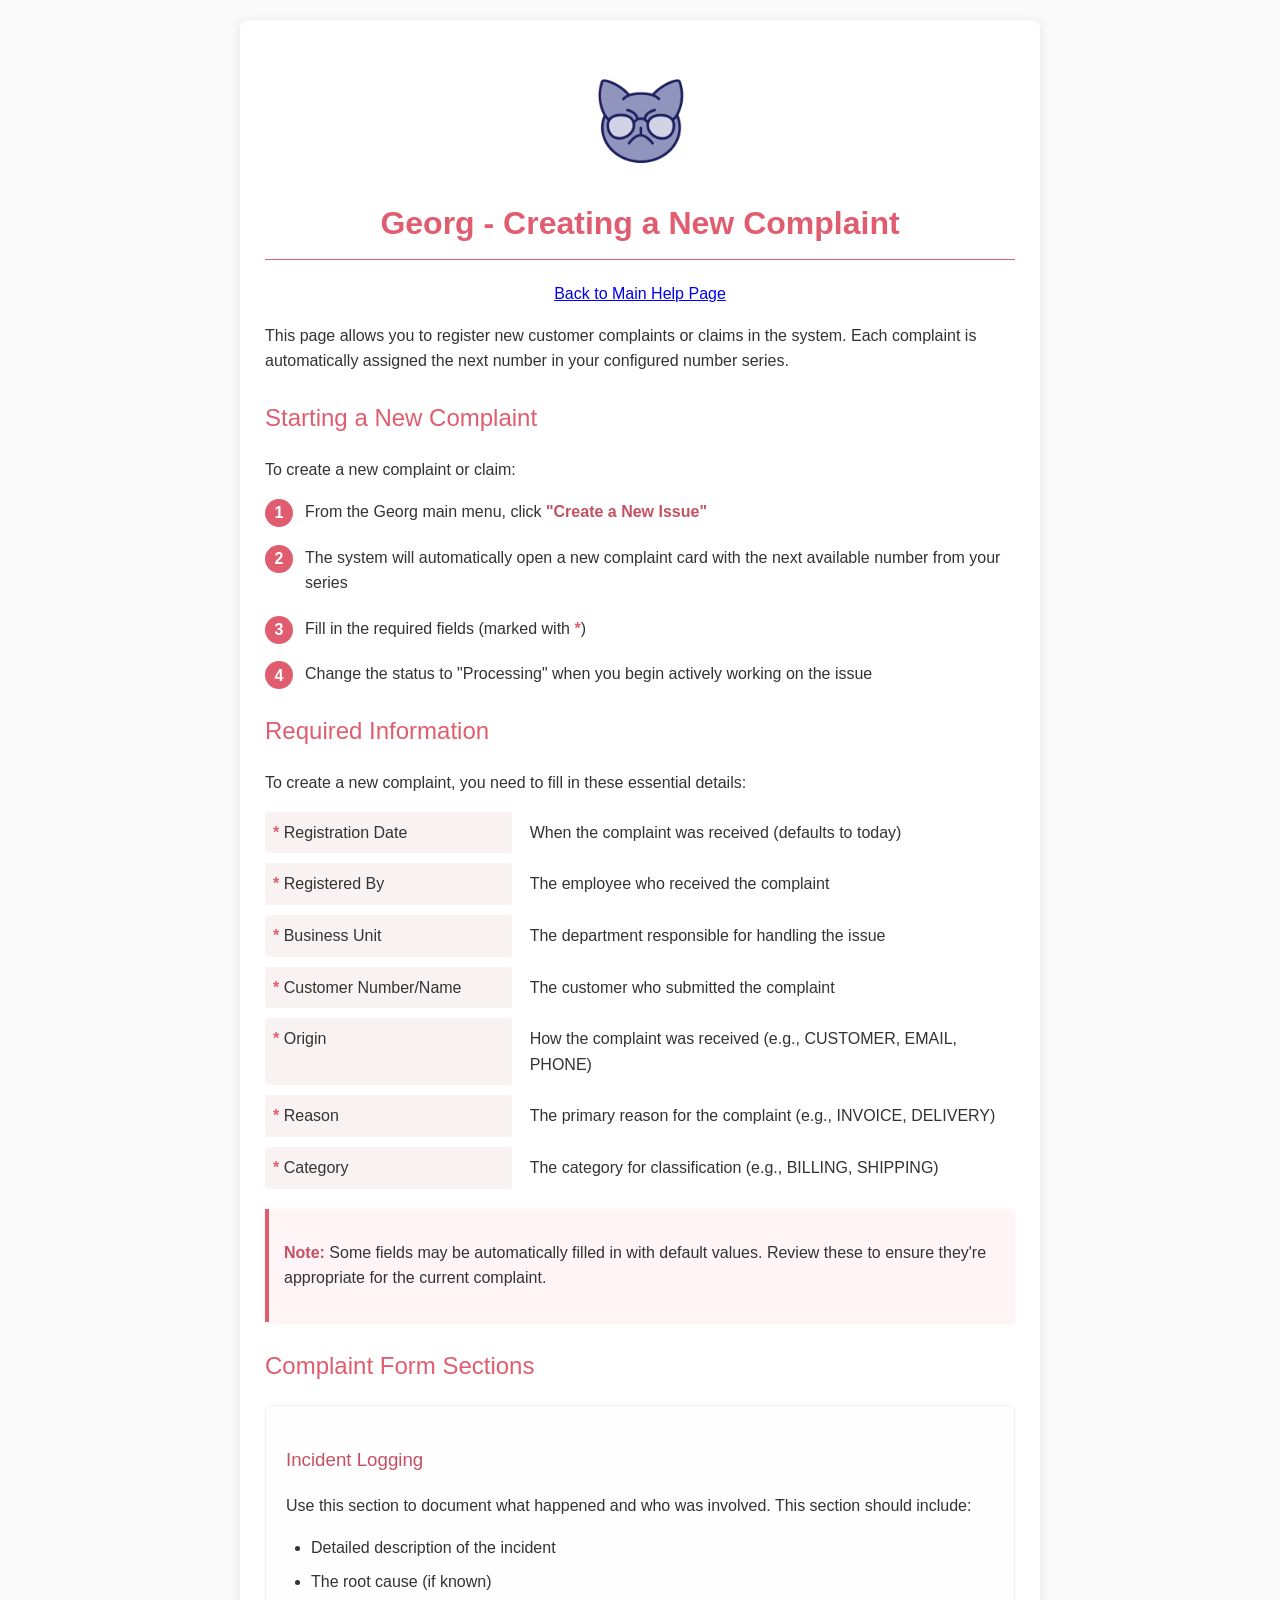
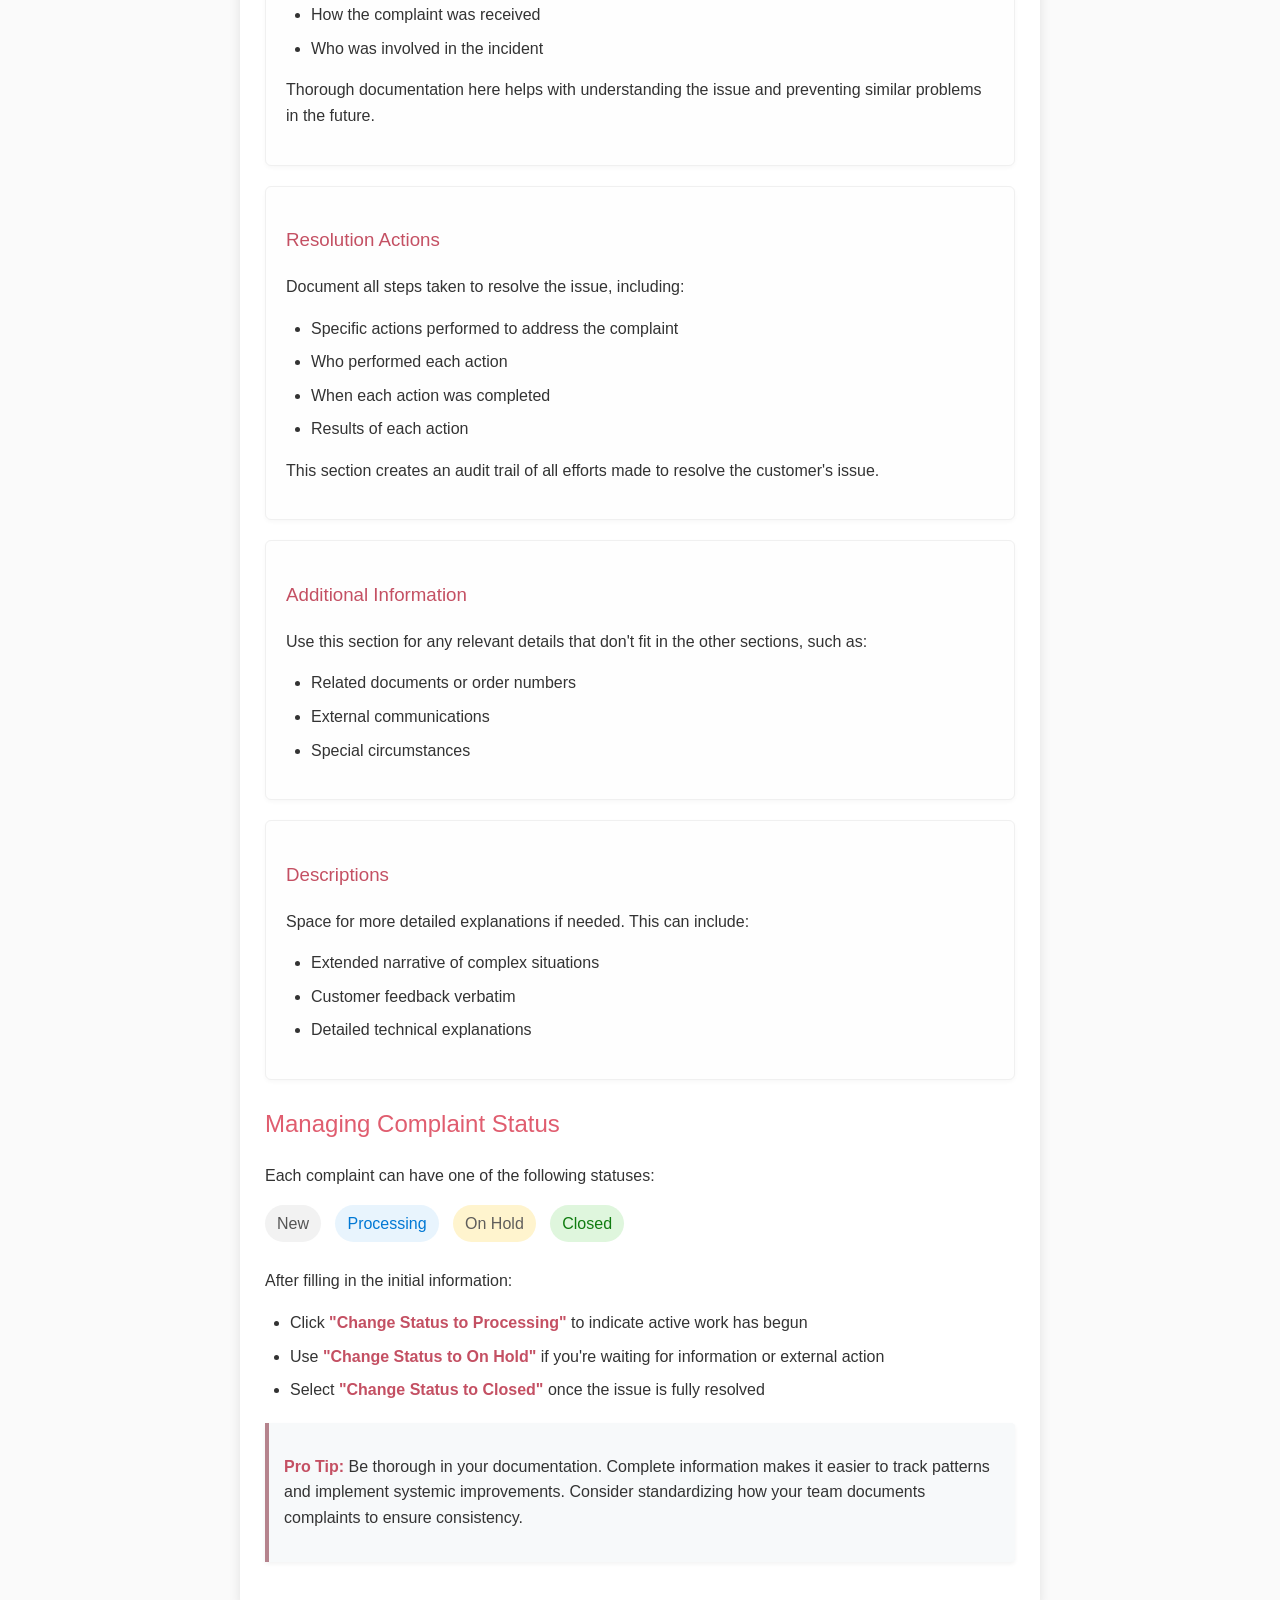
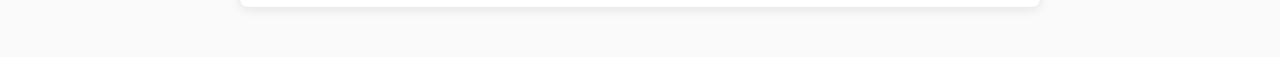
<file: Georg/Help/georg-new-complaint-help.html>
<!DOCTYPE html>
<html lang="en">

<head>
    <meta charset="UTF-8">
    <meta name="viewport" content="width=device-width, initial-scale=1.0">
    <title>Georg - Creating a New Complaint</title>
    <style>
        body {
            font-family: 'Segoe UI', Tahoma, Geneva, Verdana, sans-serif;
            line-height: 1.6;
            color: #333;
            max-width: 800px;
            margin: 0 auto;
            padding: 20px;
            background-color: #fafafa;
        }

        h1 {
            color: #e05d6f;
            border-bottom: 1px solid #e05d6f;
            padding-bottom: 10px;
            font-weight: 600;
        }

        h2 {
            color: #e05d6f;
            margin-top: 25px;
            font-weight: 500;
        }

        h3 {
            color: #c45063;
            font-weight: 500;
        }

        .note {
            background-color: #fff5f6;
            border-left: 4px solid #e05d6f;
            padding: 15px;
            margin: 20px 0;
            border-radius: 0 4px 4px 0;
            box-shadow: 0 2px 4px rgba(0, 0, 0, 0.05);
        }

        img {
            max-width: 100%;
            height: auto;
            border: 1px solid #ddd;
            margin: 15px 0;
            border-radius: 4px;
            box-shadow: 0 2px 8px rgba(0, 0, 0, 0.1);
        }

        ul,
        ol {
            padding-left: 25px;
        }

        li {
            margin-bottom: 8px;
        }

        .tip {
            background-color: #f7f9fa;
            border-left: 4px solid #b5838d;
            padding: 15px;
            margin: 20px 0;
            border-radius: 0 4px 4px 0;
            box-shadow: 0 2px 4px rgba(0, 0, 0, 0.05);
        }

        code {
            background-color: #f4f4f4;
            padding: 2px 5px;
            border-radius: 3px;
            font-family: Consolas, Monaco, 'Andale Mono', monospace;
        }

        strong {
            color: #c45063;
        }

        .container {
            background-color: white;
            padding: 25px;
            border-radius: 8px;
            box-shadow: 0 2px 12px rgba(0, 0, 0, 0.1);
            margin-bottom: 30px;
        }

        .header-image {
            background-color: #f9e8ea;
            padding: 20px;
            border-radius: 8px;
            text-align: center;
            margin-bottom: 25px;
        }

        .header-image svg {
            max-width: 120px;
            height: auto;
        }

        .required {
            color: #e05d6f;
            font-weight: bold;
        }

        .section {
            background-color: #fefefe;
            border: 1px solid #f0f0f0;
            border-radius: 6px;
            padding: 20px;
            margin-bottom: 20px;
            box-shadow: 0 2px 4px rgba(0, 0, 0, 0.03);
            transition: transform 0.2s;
        }

        .section:hover {
            transform: translateY(-3px);
            box-shadow: 0 4px 12px rgba(0, 0, 0, 0.08);
        }

        .field-list {
            display: grid;
            grid-template-columns: 1fr 2fr;
            gap: 10px;
            margin: 15px 0;
        }

        .field-name {
            font-weight: 500;
            padding: 8px;
            background-color: #f9f2f3;
            border-radius: 4px;
        }

        .field-desc {
            padding: 8px;
        }

        .status-box {
            display: inline-block;
            padding: 6px 12px;
            border-radius: 20px;
            font-weight: 500;
            margin-right: 10px;
            margin-bottom: 10px;
        }

        .status-new {
            background-color: #f2f2f2;
            color: #555;
        }

        .status-processing {
            background-color: #e8f4fd;
            color: #0078d4;
        }

        .status-onhold {
            background-color: #fff4ce;
            color: #605e5c;
        }

        .status-closed {
            background-color: #dff6dd;
            color: #107c10;
        }

        .steps {
            counter-reset: step;
        }

        .step-item {
            position: relative;
            padding-left: 40px;
            margin-bottom: 20px;
        }

        .step-item::before {
            counter-increment: step;
            content: counter(step);
            position: absolute;
            left: 0;
            top: 0;
            width: 28px;
            height: 28px;
            background-color: #e05d6f;
            color: white;
            border-radius: 50%;
            display: flex;
            align-items: center;
            justify-content: center;
            font-weight: bold;
        }

        @media (max-width: 600px) {
            .field-list {
                grid-template-columns: 1fr;
            }
        }
    </style>
</head>

<body>
    <div class="container">
        <a href="georg-main-help.html">
            <img src="GeorgLogo.png" alt="Georg Logo"
                style="display: block; margin: 20px auto; max-width: 100px; border: none; box-shadow: none; padding: 10px;">
        </a>
        <p></p>
        <h1 style="text-align: center;">Georg - Creating a New Complaint</h1>
        <p style="text-align: center;"><a href="georg-main-help.html">Back to Main Help Page</a></p>
        <p>

        <p>This page allows you to register new customer complaints or claims in the system. Each complaint is
            automatically assigned the next number in your configured number series.</p>

        <h2>Starting a New Complaint</h2>
        <p>To create a new complaint or claim:</p>
        <div class="steps">
            <div class="step-item">
                <p>From the Georg main menu, click <strong>"Create a New Issue"</strong></p>
            </div>
            <div class="step-item">
                <p>The system will automatically open a new complaint card with the next available number from your
                    series</p>
            </div>
            <div class="step-item">
                <p>Fill in the required fields (marked with <span class="required">*</span>)</p>
            </div>
            <div class="step-item">
                <p>Change the status to "Processing" when you begin actively working on the issue</p>
            </div>
        </div>

        <h2>Required Information</h2>
        <p>To create a new complaint, you need to fill in these essential details:</p>

        <div class="field-list">
            <div class="field-name"><span class="required">*</span> Registration Date</div>
            <div class="field-desc">When the complaint was received (defaults to today)</div>

            <div class="field-name"><span class="required">*</span> Registered By</div>
            <div class="field-desc">The employee who received the complaint</div>

            <div class="field-name"><span class="required">*</span> Business Unit</div>
            <div class="field-desc">The department responsible for handling the issue</div>

            <div class="field-name"><span class="required">*</span> Customer Number/Name</div>
            <div class="field-desc">The customer who submitted the complaint</div>

            <div class="field-name"><span class="required">*</span> Origin</div>
            <div class="field-desc">How the complaint was received (e.g., CUSTOMER, EMAIL, PHONE)</div>

            <div class="field-name"><span class="required">*</span> Reason</div>
            <div class="field-desc">The primary reason for the complaint (e.g., INVOICE, DELIVERY)</div>

            <div class="field-name"><span class="required">*</span> Category</div>
            <div class="field-desc">The category for classification (e.g., BILLING, SHIPPING)</div>
        </div>

        <div class="note">
            <p><strong>Note:</strong> Some fields may be automatically filled in with default values. Review these to
                ensure they're appropriate for the current complaint.</p>
        </div>

        <h2>Complaint Form Sections</h2>

        <div class="section">
            <h3>Incident Logging</h3>
            <p>Use this section to document what happened and who was involved. This section should include:</p>
            <ul>
                <li>Detailed description of the incident</li>
                <li>The root cause (if known)</li>
                <li>How the complaint was received</li>
                <li>Who was involved in the incident</li>
            </ul>
            <p>Thorough documentation here helps with understanding the issue and preventing similar problems in the
                future.</p>
        </div>

        <div class="section">
            <h3>Resolution Actions</h3>
            <p>Document all steps taken to resolve the issue, including:</p>
            <ul>
                <li>Specific actions performed to address the complaint</li>
                <li>Who performed each action</li>
                <li>When each action was completed</li>
                <li>Results of each action</li>
            </ul>
            <p>This section creates an audit trail of all efforts made to resolve the customer's issue.</p>
        </div>

        <div class="section">
            <h3>Additional Information</h3>
            <p>Use this section for any relevant details that don't fit in the other sections, such as:</p>
            <ul>
                <li>Related documents or order numbers</li>
                <li>External communications</li>
                <li>Special circumstances</li>
            </ul>
        </div>

        <div class="section">
            <h3>Descriptions</h3>
            <p>Space for more detailed explanations if needed. This can include:</p>
            <ul>
                <li>Extended narrative of complex situations</li>
                <li>Customer feedback verbatim</li>
                <li>Detailed technical explanations</li>
            </ul>
        </div>

        <h2>Managing Complaint Status</h2>
        <p>Each complaint can have one of the following statuses:</p>

        <div>
            <span class="status-box status-new">New</span>
            <span class="status-box status-processing">Processing</span>
            <span class="status-box status-onhold">On Hold</span>
            <span class="status-box status-closed">Closed</span>
        </div>

        <p>After filling in the initial information:</p>
        <ul>
            <li>Click <strong>"Change Status to Processing"</strong> to indicate active work has begun</li>
            <li>Use <strong>"Change Status to On Hold"</strong> if you're waiting for information or external action
            </li>
            <li>Select <strong>"Change Status to Closed"</strong> once the issue is fully resolved</li>
        </ul>

        <div class="tip">
            <p><strong>Pro Tip:</strong> Be thorough in your documentation. Complete information makes it easier to
                track patterns and implement systemic improvements. Consider standardizing how your team documents
                complaints to ensure consistency.</p>
        </div>
    </div>
</body>

</html>
</file>
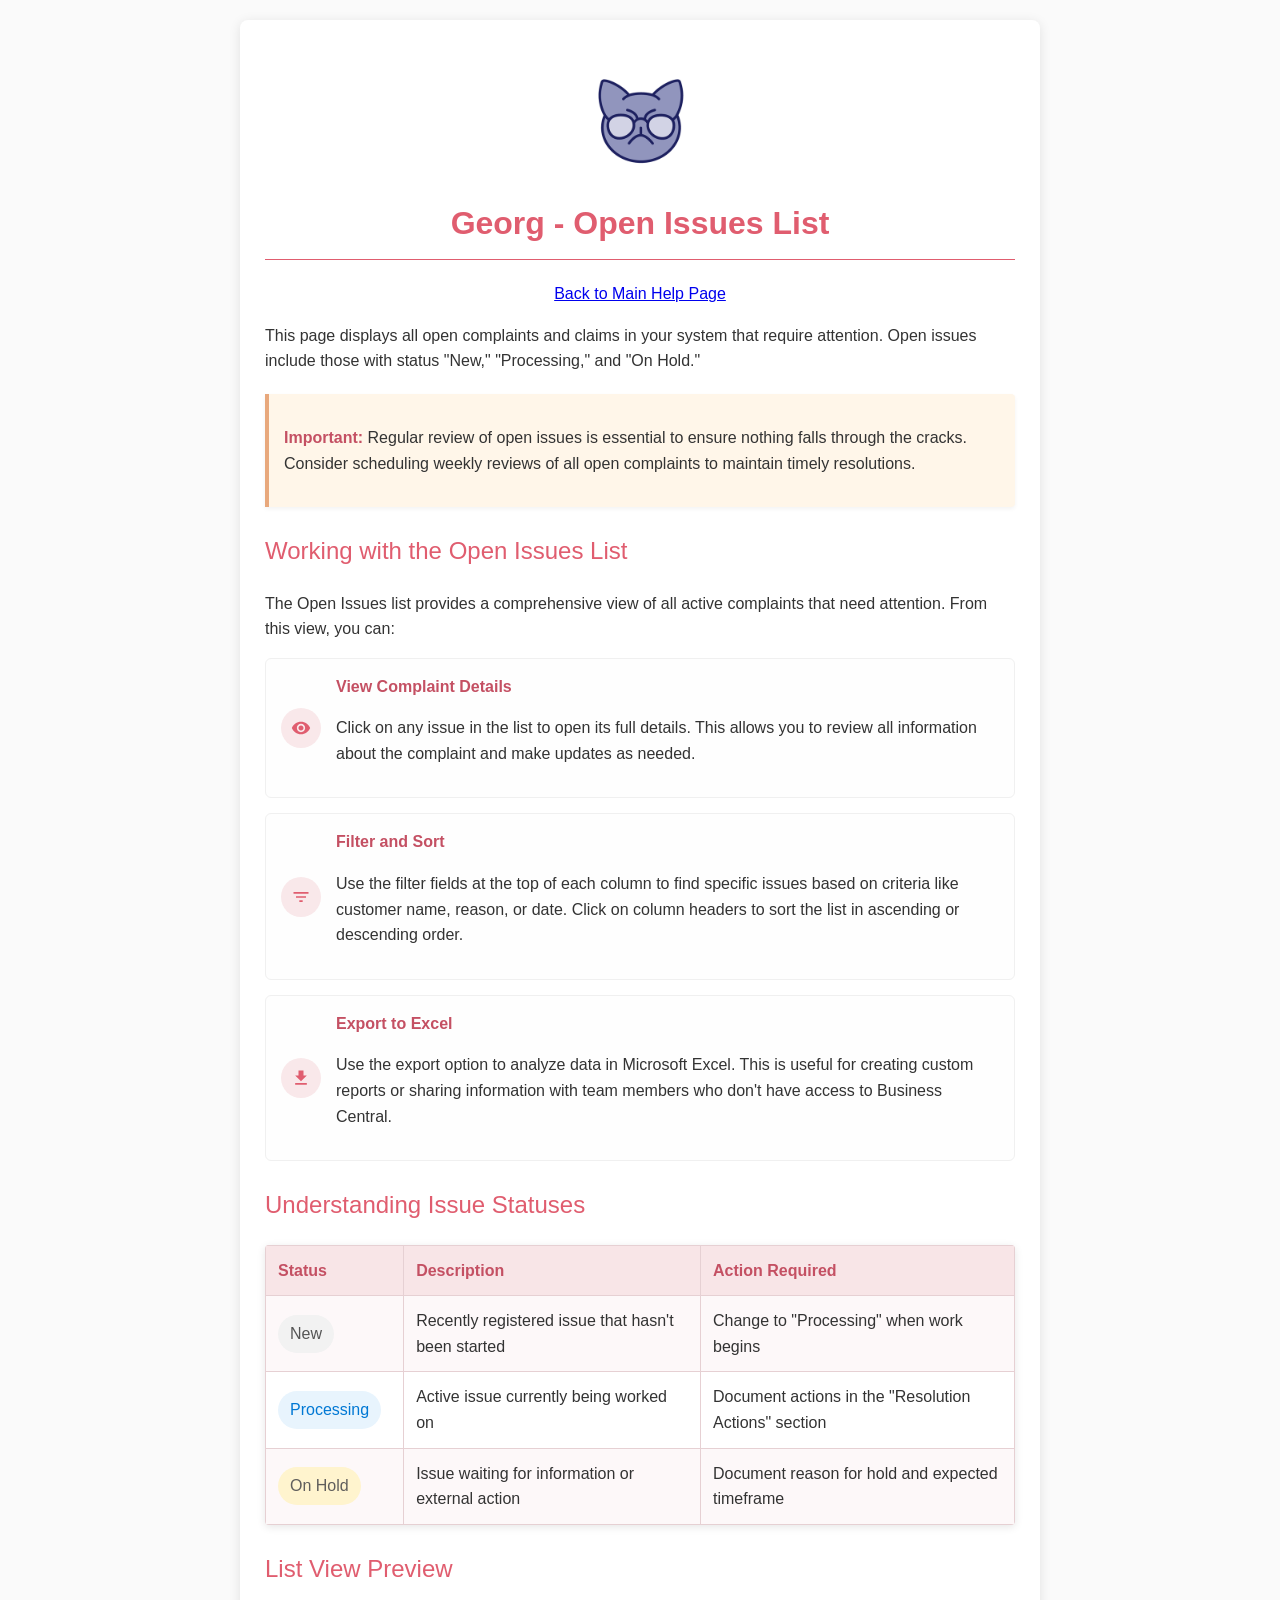
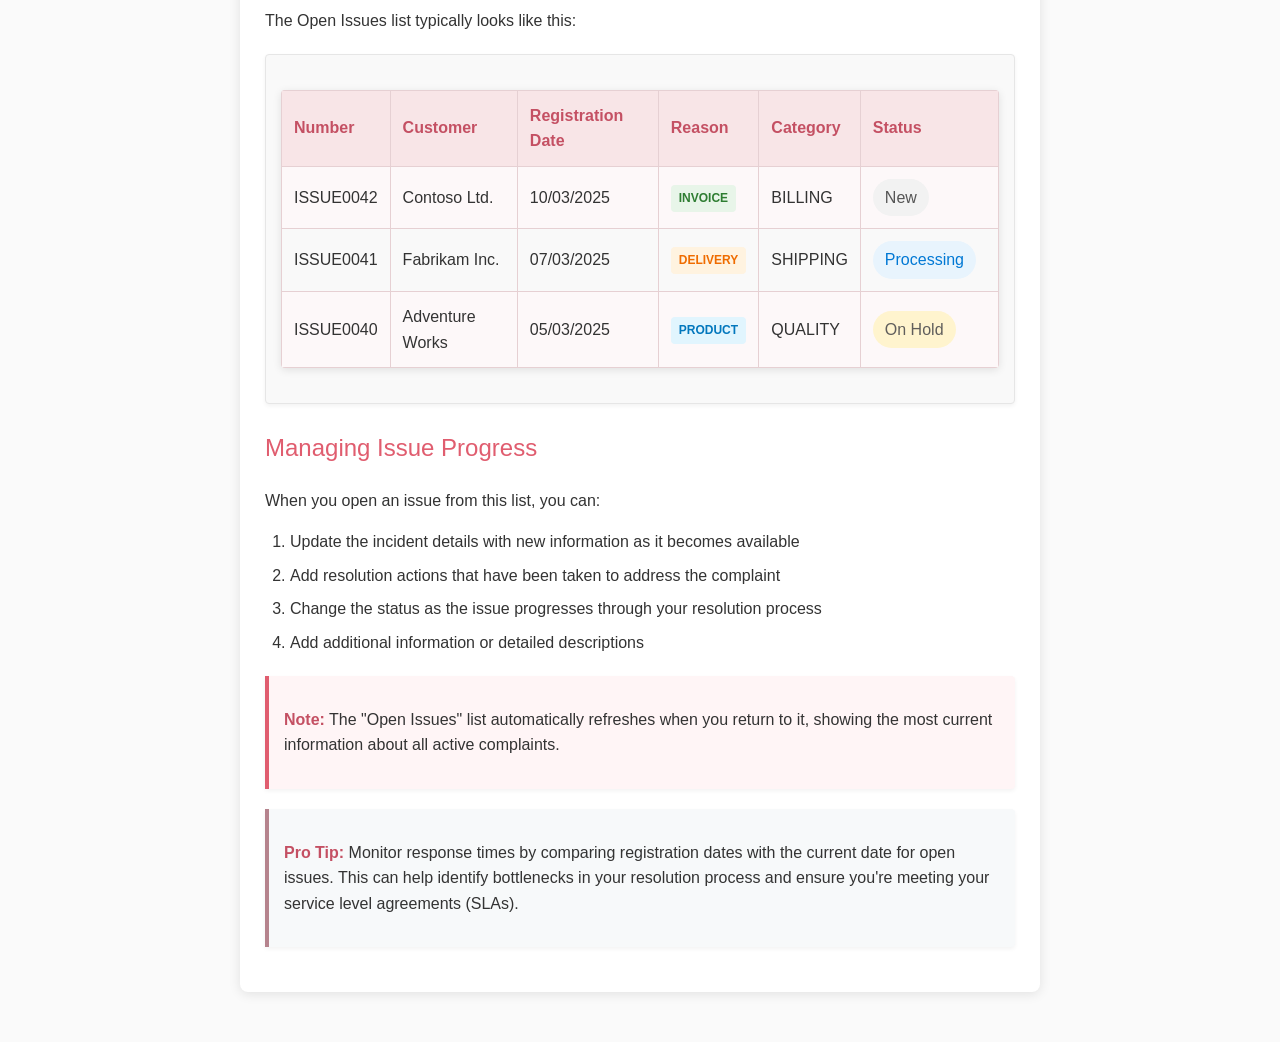
<file: Georg/Help/georg-open-issues-help.html>
<!DOCTYPE html>
<html lang="en">
<head>
    <meta charset="UTF-8">
    <meta name="viewport" content="width=device-width, initial-scale=1.0">
    <title>Georg - Open Issues List</title>
    <style>
        body {
            font-family: 'Segoe UI', Tahoma, Geneva, Verdana, sans-serif;
            line-height: 1.6;
            color: #333;
            max-width: 800px;
            margin: 0 auto;
            padding: 20px;
            background-color: #fafafa;
        }
        h1 {
            color: #e05d6f;
            border-bottom: 1px solid #e05d6f;
            padding-bottom: 10px;
            font-weight: 600;
        }
        h2 {
            color: #e05d6f;
            margin-top: 25px;
            font-weight: 500;
        }
        h3 {
            color: #c45063;
            font-weight: 500;
        }
        .note {
            background-color: #fff5f6;
            border-left: 4px solid #e05d6f;
            padding: 15px;
            margin: 20px 0;
            border-radius: 0 4px 4px 0;
            box-shadow: 0 2px 4px rgba(0,0,0,0.05);
        }
        .warning {
            background-color: #fff6e9;
            border-left: 4px solid #e8a87c;
            padding: 15px;
            margin: 20px 0;
            border-radius: 0 4px 4px 0;
            box-shadow: 0 2px 4px rgba(0,0,0,0.05);
        }
        img {
            max-width: 100%;
            height: auto;
            border: 1px solid #ddd;
            margin: 15px 0;
            border-radius: 4px;
            box-shadow: 0 2px 8px rgba(0,0,0,0.1);
        }
        ul, ol {
            padding-left: 25px;
        }
        li {
            margin-bottom: 8px;
        }
        .tip {
            background-color: #f7f9fa;
            border-left: 4px solid #b5838d;
            padding: 15px;
            margin: 20px 0;
            border-radius: 0 4px 4px 0;
            box-shadow: 0 2px 4px rgba(0,0,0,0.05);
        }
        code {
            background-color: #f4f4f4;
            padding: 2px 5px;
            border-radius: 3px;
            font-family: Consolas, Monaco, 'Andale Mono', monospace;
        }
        strong {
            color: #c45063;
        }
        .container {
            background-color: white;
            padding: 25px;
            border-radius: 8px;
            box-shadow: 0 2px 12px rgba(0,0,0,0.1);
            margin-bottom: 30px;
        }
        .header-image {
            background-color: #f9e8ea;
            padding: 20px;
            border-radius: 8px;
            text-align: center;
            margin-bottom: 25px;
        }
        .header-image svg {
            max-width: 120px;
            height: auto;
        }
        table {
            width: 100%;
            border-collapse: collapse;
            margin: 20px 0;
            box-shadow: 0 2px 8px rgba(0,0,0,0.1);
            border-radius: 4px;
            overflow: hidden;
        }
        th {
            background-color: #f8e5e7;
            border: 1px solid #e6d0d3;
            padding: 12px;
            text-align: left;
            color: #c45063;
        }
        td {
            border: 1px solid #e6d0d3;
            padding: 12px;
            text-align: left;
        }
        tr:nth-child(even) {
            background-color: #fdf8f9;
        }
        tr:hover {
            background-color: #f9eced;
        }
        .status-box {
            display: inline-block;
            padding: 6px 12px;
            border-radius: 20px;
            font-weight: 500;
            margin-right: 10px;
        }
        .status-new {
            background-color: #f2f2f2;
            color: #555;
        }
        .status-processing {
            background-color: #e8f4fd;
            color: #0078d4;
        }
        .status-onhold {
            background-color: #fff4ce;
            color: #605e5c;
        }
        .action-card {
            background-color: #fefefe;
            border: 1px solid #f0f0f0;
            border-radius: 6px;
            padding: 15px;
            margin-bottom: 15px;
            display: flex;
            align-items: center;
            transition: transform 0.2s;
        }
        .action-card:hover {
            transform: translateY(-3px);
            box-shadow: 0 4px 12px rgba(0,0,0,0.08);
        }
        .action-icon {
            width: 40px;
            height: 40px;
            background-color: #f9e8ea;
            border-radius: 50%;
            display: flex;
            align-items: center;
            justify-content: center;
            margin-right: 15px;
            flex-shrink: 0;
        }
        .action-icon svg {
            width: 20px;
            height: 20px;
            fill: #e05d6f;
        }
        .action-content {
            flex-grow: 1;
        }
        .action-title {
            font-weight: 600;
            color: #c45063;
            margin-bottom: 5px;
        }
        .list-preview {
            background-color: #f9f9f9;
            border: 1px solid #e6e6e6;
            border-radius: 4px;
            padding: 15px;
            margin: 20px 0;
            box-shadow: 0 2px 4px rgba(0,0,0,0.05);
            overflow: auto;
        }
        .list-preview table {
            min-width: 700px;
        }
        .badge {
            display: inline-block;
            padding: 4px 8px;
            border-radius: 4px;
            font-size: 12px;
            font-weight: 600;
        }
        .badge-customer {
            background-color: #e1f5fe;
            color: #0277bd;
        }
        .badge-invoice {
            background-color: #e8f5e9;
            color: #2e7d32;
        }
        .badge-shipping {
            background-color: #fff3e0;
            color: #ef6c00;
        }
        @media (max-width: 600px) {
            .action-card {
                flex-direction: column;
                text-align: center;
            }
            .action-icon {
                margin-right: 0;
                margin-bottom: 10px;
            }
        }
    </style>
</head>
<body>
    <div class="container">
        <a href="georg-main-help.html">
            <img src="GeorgLogo.png" alt="Georg Logo"
                style="display: block; margin: 20px auto; max-width: 100px; border: none; box-shadow: none; padding: 10px;">
        </a>
        <p></p>
        <h1 style="text-align: center;">Georg - Open Issues List</h1>
        <p style="text-align: center;"><a href="georg-main-help.html">Back to Main Help Page</a></p>
        <p>
        
        <p>This page displays all open complaints and claims in your system that require attention. Open issues include those with status "New," "Processing," and "On Hold."</p>
        
        <div class="warning">
            <p><strong>Important:</strong> Regular review of open issues is essential to ensure nothing falls through the cracks. Consider scheduling weekly reviews of all open complaints to maintain timely resolutions.</p>
        </div>
        
        <h2>Working with the Open Issues List</h2>
        
        <p>The Open Issues list provides a comprehensive view of all active complaints that need attention. From this view, you can:</p>
        
        <div class="action-card">
            <div class="action-icon">
                <svg xmlns="http://www.w3.org/2000/svg" viewBox="0 0 24 24">
                    <path d="M12 4.5C7 4.5 2.73 7.61 1 12c1.73 4.39 6 7.5 11 7.5s9.27-3.11 11-7.5c-1.73-4.39-6-7.5-11-7.5zM12 17c-2.76 0-5-2.24-5-5s2.24-5 5-5 5 2.24 5 5-2.24 5-5 5zm0-8c-1.66 0-3 1.34-3 3s1.34 3 3 3 3-1.34 3-3-1.34-3-3-3z"/>
                </svg>
            </div>
            <div class="action-content">
                <div class="action-title">View Complaint Details</div>
                <p>Click on any issue in the list to open its full details. This allows you to review all information about the complaint and make updates as needed.</p>
            </div>
        </div>
        
        <div class="action-card">
            <div class="action-icon">
                <svg xmlns="http://www.w3.org/2000/svg" viewBox="0 0 24 24">
                    <path d="M10 18h4v-2h-4v2zM3 6v2h18V6H3zm3 7h12v-2H6v2z"/>
                </svg>
            </div>
            <div class="action-content">
                <div class="action-title">Filter and Sort</div>
                <p>Use the filter fields at the top of each column to find specific issues based on criteria like customer name, reason, or date. Click on column headers to sort the list in ascending or descending order.</p>
            </div>
        </div>
        
        <div class="action-card">
            <div class="action-icon">
                <svg xmlns="http://www.w3.org/2000/svg" viewBox="0 0 24 24">
                    <path d="M19 9h-4V3H9v6H5l7 7 7-7zM5 18v2h14v-2H5z"/>
                </svg>
            </div>
            <div class="action-content">
                <div class="action-title">Export to Excel</div>
                <p>Use the export option to analyze data in Microsoft Excel. This is useful for creating custom reports or sharing information with team members who don't have access to Business Central.</p>
            </div>
        </div>
        
        <h2>Understanding Issue Statuses</h2>
        
        <table>
            <tr>
                <th>Status</th>
                <th>Description</th>
                <th>Action Required</th>
            </tr>
            <tr>
                <td><span class="status-box status-new">New</span></td>
                <td>Recently registered issue that hasn't been started</td>
                <td>Change to "Processing" when work begins</td>
            </tr>
            <tr>
                <td><span class="status-box status-processing">Processing</span></td>
                <td>Active issue currently being worked on</td>
                <td>Document actions in the "Resolution Actions" section</td>
            </tr>
            <tr>
                <td><span class="status-box status-onhold">On Hold</span></td>
                <td>Issue waiting for information or external action</td>
                <td>Document reason for hold and expected timeframe</td>
            </tr>
        </table>
        
        <h2>List View Preview</h2>
        
        <p>The Open Issues list typically looks like this:</p>
        
        <div class="list-preview">
            <table>
                <tr>
                    <th>Number</th>
                    <th>Customer</th>
                    <th>Registration Date</th>
                    <th>Reason</th>
                    <th>Category</th>
                    <th>Status</th>
                </tr>
                <tr>
                    <td>ISSUE0042</td>
                    <td>Contoso Ltd.</td>
                    <td>10/03/2025</td>
                    <td><span class="badge badge-invoice">INVOICE</span></td>
                    <td>BILLING</td>
                    <td><span class="status-box status-new">New</span></td>
                </tr>
                <tr>
                    <td>ISSUE0041</td>
                    <td>Fabrikam Inc.</td>
                    <td>07/03/2025</td>
                    <td><span class="badge badge-shipping">DELIVERY</span></td>
                    <td>SHIPPING</td>
                    <td><span class="status-box status-processing">Processing</span></td>
                </tr>
                <tr>
                    <td>ISSUE0040</td>
                    <td>Adventure Works</td>
                    <td>05/03/2025</td>
                    <td><span class="badge badge-customer">PRODUCT</span></td>
                    <td>QUALITY</td>
                    <td><span class="status-box status-onhold">On Hold</span></td>
                </tr>
            </table>
        </div>
        
        <h2>Managing Issue Progress</h2>
        
        <p>When you open an issue from this list, you can:</p>
        
        <ol>
            <li>Update the incident details with new information as it becomes available</li>
            <li>Add resolution actions that have been taken to address the complaint</li>
            <li>Change the status as the issue progresses through your resolution process</li>
            <li>Add additional information or detailed descriptions</li>
        </ol>
        
        <div class="note">
            <p><strong>Note:</strong> The "Open Issues" list automatically refreshes when you return to it, showing the most current information about all active complaints.</p>
        </div>
        
        <div class="tip">
            <p><strong>Pro Tip:</strong> Monitor response times by comparing registration dates with the current date for open issues. This can help identify bottlenecks in your resolution process and ensure you're meeting your service level agreements (SLAs).</p>
        </div>
    </div>
</body>
</html>
</file>
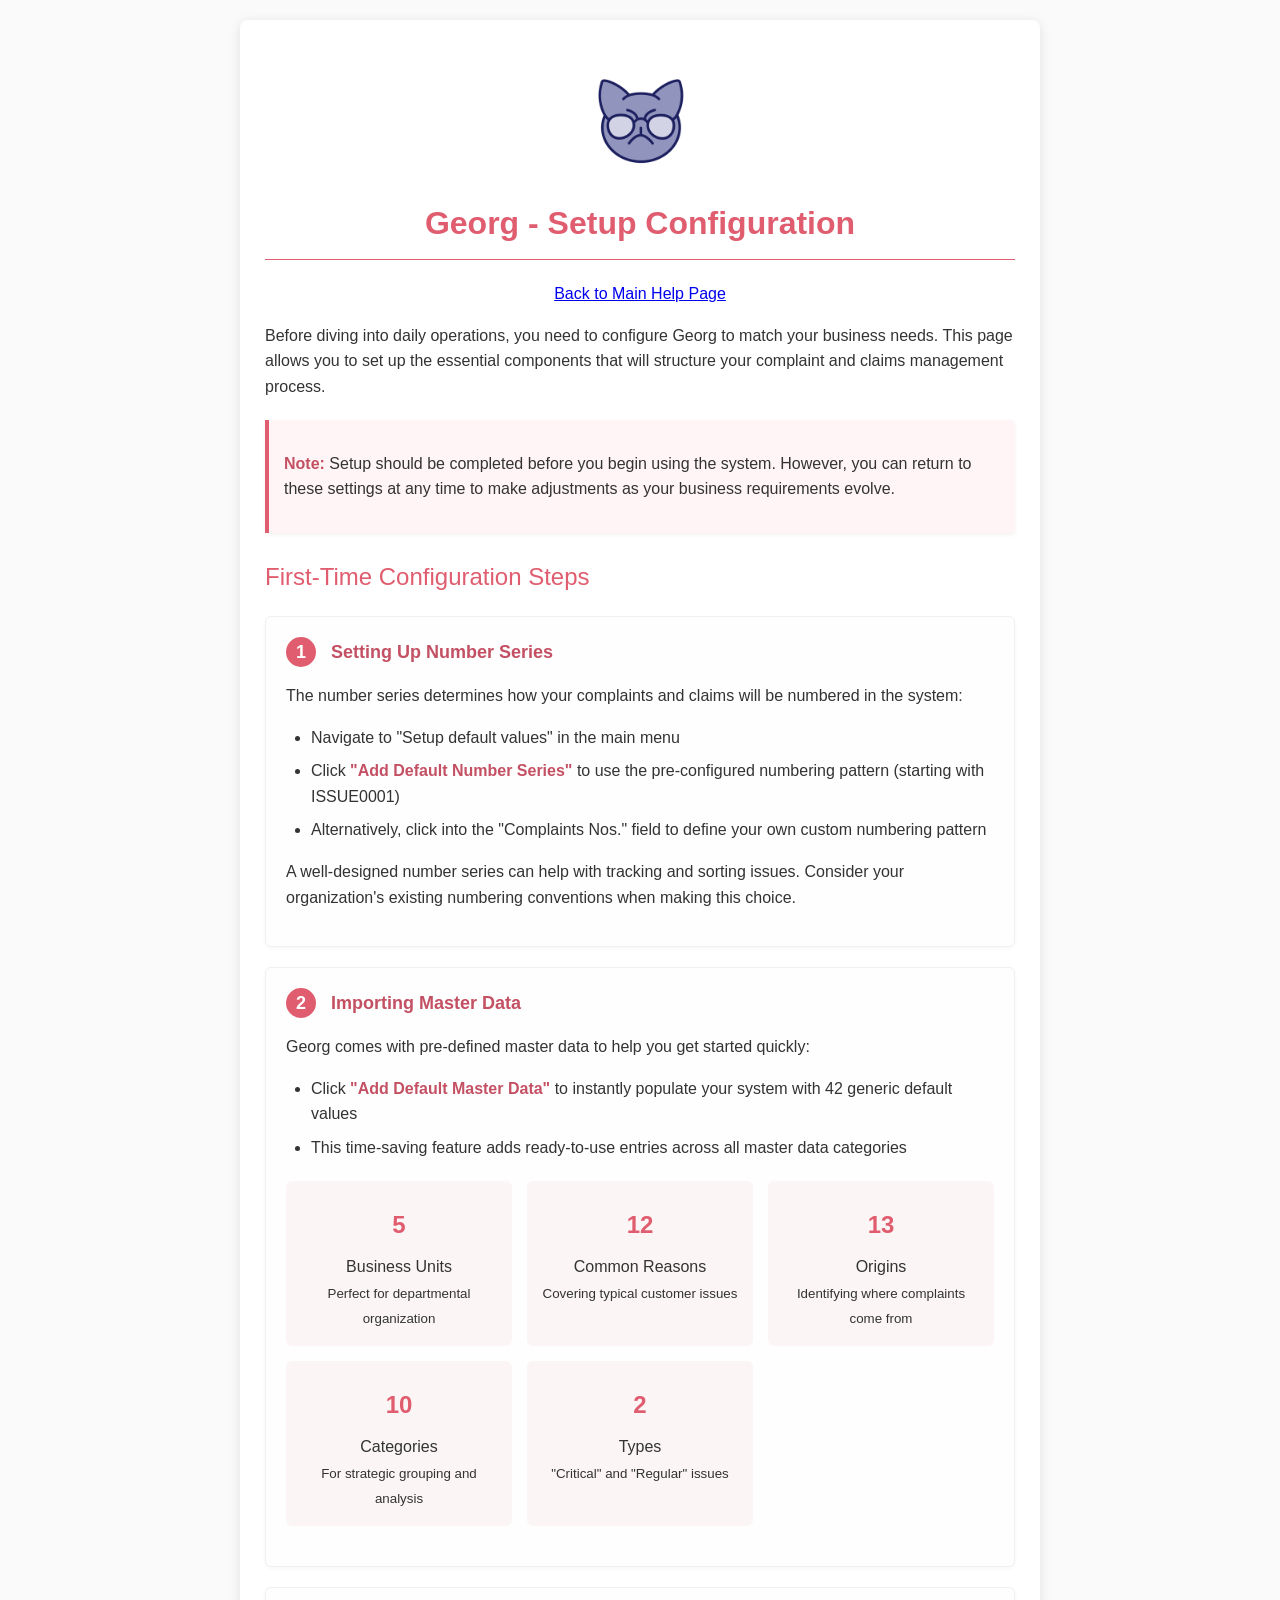
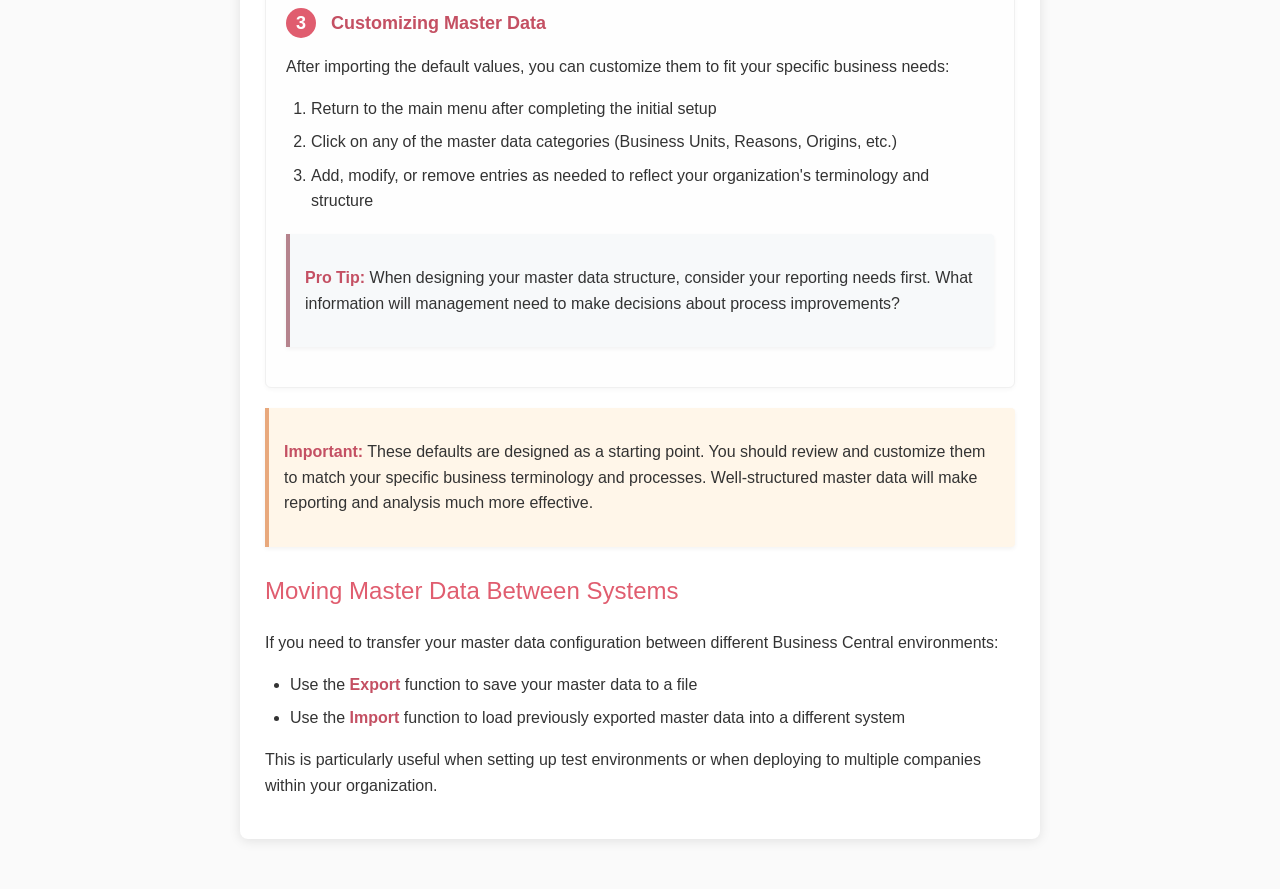
<file: Georg/Help/georg-setup-help.html>
<!DOCTYPE html>
<html lang="en">
<head>
    <meta charset="UTF-8">
    <meta name="viewport" content="width=device-width, initial-scale=1.0">
    <title>Georg - Setup Configuration Help</title>
    <style>
        body {
            font-family: 'Segoe UI', Tahoma, Geneva, Verdana, sans-serif;
            line-height: 1.6;
            color: #333;
            max-width: 800px;
            margin: 0 auto;
            padding: 20px;
            background-color: #fafafa;
        }
        h1 {
            color: #e05d6f;
            border-bottom: 1px solid #e05d6f;
            padding-bottom: 10px;
            font-weight: 600;
        }
        h2 {
            color: #e05d6f;
            margin-top: 25px;
            font-weight: 500;
        }
        .note {
            background-color: #fff5f6;
            border-left: 4px solid #e05d6f;
            padding: 15px;
            margin: 20px 0;
            border-radius: 0 4px 4px 0;
            box-shadow: 0 2px 4px rgba(0,0,0,0.05);
        }
        .warning {
            background-color: #fff6e9;
            border-left: 4px solid #e8a87c;
            padding: 15px;
            margin: 20px 0;
            border-radius: 0 4px 4px 0;
            box-shadow: 0 2px 4px rgba(0,0,0,0.05);
        }
        img {
            max-width: 100%;
            height: auto;
            border: 1px solid #ddd;
            margin: 15px 0;
            border-radius: 4px;
            box-shadow: 0 2px 8px rgba(0,0,0,0.1);
        }
        ul, ol {
            padding-left: 25px;
        }
        li {
            margin-bottom: 8px;
        }
        .tip {
            background-color: #f7f9fa;
            border-left: 4px solid #b5838d;
            padding: 15px;
            margin: 20px 0;
            border-radius: 0 4px 4px 0;
            box-shadow: 0 2px 4px rgba(0,0,0,0.05);
        }
        code {
            background-color: #f4f4f4;
            padding: 2px 5px;
            border-radius: 3px;
            font-family: Consolas, Monaco, 'Andale Mono', monospace;
        }
        strong {
            color: #c45063;
        }
        .container {
            background-color: white;
            padding: 25px;
            border-radius: 8px;
            box-shadow: 0 2px 12px rgba(0,0,0,0.1);
            margin-bottom: 30px;
        }
        .header-image {
            background-color: #f9e8ea;
            padding: 20px;
            border-radius: 8px;
            text-align: center;
            margin-bottom: 25px;
        }
        .header-image svg {
            max-width: 120px;
            height: auto;
        }
        .setup-step {
            background-color: #fefefe;
            border: 1px solid #f0f0f0;
            border-radius: 6px;
            padding: 20px;
            margin-bottom: 20px;
            box-shadow: 0 2px 4px rgba(0,0,0,0.03);
            transition: transform 0.2s;
        }
        .setup-step:hover {
            transform: translateY(-3px);
            box-shadow: 0 4px 12px rgba(0,0,0,0.08);
        }
        .step-number {
            display: inline-block;
            width: 30px;
            height: 30px;
            background-color: #e05d6f;
            color: white;
            border-radius: 50%;
            text-align: center;
            line-height: 30px;
            margin-right: 10px;
        }
        .step-title {
            color: #c45063;
            font-size: 18px;
            font-weight: 600;
        }
        .master-data-grid {
            display: grid;
            grid-template-columns: 1fr 1fr 1fr;
            gap: 15px;
            margin: 20px 0;
        }
        .data-type {
            background-color: #fbf5f5;
            padding: 15px;
            border-radius: 6px;
            text-align: center;
        }
        .data-count {
            font-size: 24px;
            font-weight: bold;
            color: #e05d6f;
            margin: 10px 0;
        }
        .data-name {
            font-weight: 500;
        }
        @media (max-width: 700px) {
            .master-data-grid {
                grid-template-columns: 1fr 1fr;
            }
        }
        @media (max-width: 500px) {
            .master-data-grid {
                grid-template-columns: 1fr;
            }
        }
    </style>
</head>
<body>
    <div class="container">
        <a href="georg-main-help.html">
            <img src="GeorgLogo.png" alt="Georg Logo"
                style="display: block; margin: 20px auto; max-width: 100px; border: none; box-shadow: none; padding: 10px;">
        </a>
        <p></p>
        <h1 style="text-align: center;">Georg - Setup Configuration</h1>
        <p style="text-align: center;"><a href="georg-main-help.html">Back to Main Help Page</a></p>
        <p>
        
        <p>Before diving into daily operations, you need to configure Georg to match your business needs. This page allows you to set up the essential components that will structure your complaint and claims management process.</p>
        
        <div class="note">
            <p><strong>Note:</strong> Setup should be completed before you begin using the system. However, you can return to these settings at any time to make adjustments as your business requirements evolve.</p>
        </div>

        <h2>First-Time Configuration Steps</h2>
        
        <div class="setup-step">
            <div class="step-title"><span class="step-number">1</span> Setting Up Number Series</div>
            <p>The number series determines how your complaints and claims will be numbered in the system:</p>
            
            <ul>
                <li>Navigate to "Setup default values" in the main menu</li>
                <li>Click <strong>"Add Default Number Series"</strong> to use the pre-configured numbering pattern (starting with ISSUE0001)</li>
                <li>Alternatively, click into the "Complaints Nos." field to define your own custom numbering pattern</li>
            </ul>
            
            <p>A well-designed number series can help with tracking and sorting issues. Consider your organization's existing numbering conventions when making this choice.</p>
        </div>
        
        <div class="setup-step">
            <div class="step-title"><span class="step-number">2</span> Importing Master Data</div>
            <p>Georg comes with pre-defined master data to help you get started quickly:</p>
            
            <ul>
                <li>Click <strong>"Add Default Master Data"</strong> to instantly populate your system with 42 generic default values</li>
                <li>This time-saving feature adds ready-to-use entries across all master data categories</li>
            </ul>
            
            <div class="master-data-grid">
                <div class="data-type">
                    <div class="data-count">5</div>
                    <div class="data-name">Business Units</div>
                    <small>Perfect for departmental organization</small>
                </div>
                <div class="data-type">
                    <div class="data-count">12</div>
                    <div class="data-name">Common Reasons</div>
                    <small>Covering typical customer issues</small>
                </div>
                <div class="data-type">
                    <div class="data-count">13</div>
                    <div class="data-name">Origins</div>
                    <small>Identifying where complaints come from</small>
                </div>
                <div class="data-type">
                    <div class="data-count">10</div>
                    <div class="data-name">Categories</div>
                    <small>For strategic grouping and analysis</small>
                </div>
                <div class="data-type">
                    <div class="data-count">2</div>
                    <div class="data-name">Types</div>
                    <small>"Critical" and "Regular" issues</small>
                </div>
            </div>
        </div>
        
        <div class="setup-step">
            <div class="step-title"><span class="step-number">3</span> Customizing Master Data</div>
            <p>After importing the default values, you can customize them to fit your specific business needs:</p>
            
            <ol>
                <li>Return to the main menu after completing the initial setup</li>
                <li>Click on any of the master data categories (Business Units, Reasons, Origins, etc.)</li>
                <li>Add, modify, or remove entries as needed to reflect your organization's terminology and structure</li>
            </ol>
            
            <div class="tip">
                <p><strong>Pro Tip:</strong> When designing your master data structure, consider your reporting needs first. What information will management need to make decisions about process improvements?</p>
            </div>
        </div>
        
        <div class="warning">
            <p><strong>Important:</strong> These defaults are designed as a starting point. You should review and customize them to match your specific business terminology and processes. Well-structured master data will make reporting and analysis much more effective.</p>
        </div>
        
        <h2>Moving Master Data Between Systems</h2>
        <p>If you need to transfer your master data configuration between different Business Central environments:</p>
        <ul>
            <li>Use the <strong>Export</strong> function to save your master data to a file</li>
            <li>Use the <strong>Import</strong> function to load previously exported master data into a different system</li>
        </ul>
        <p>This is particularly useful when setting up test environments or when deploying to multiple companies within your organization.</p>
    </div>
</body>
</html>
</file>
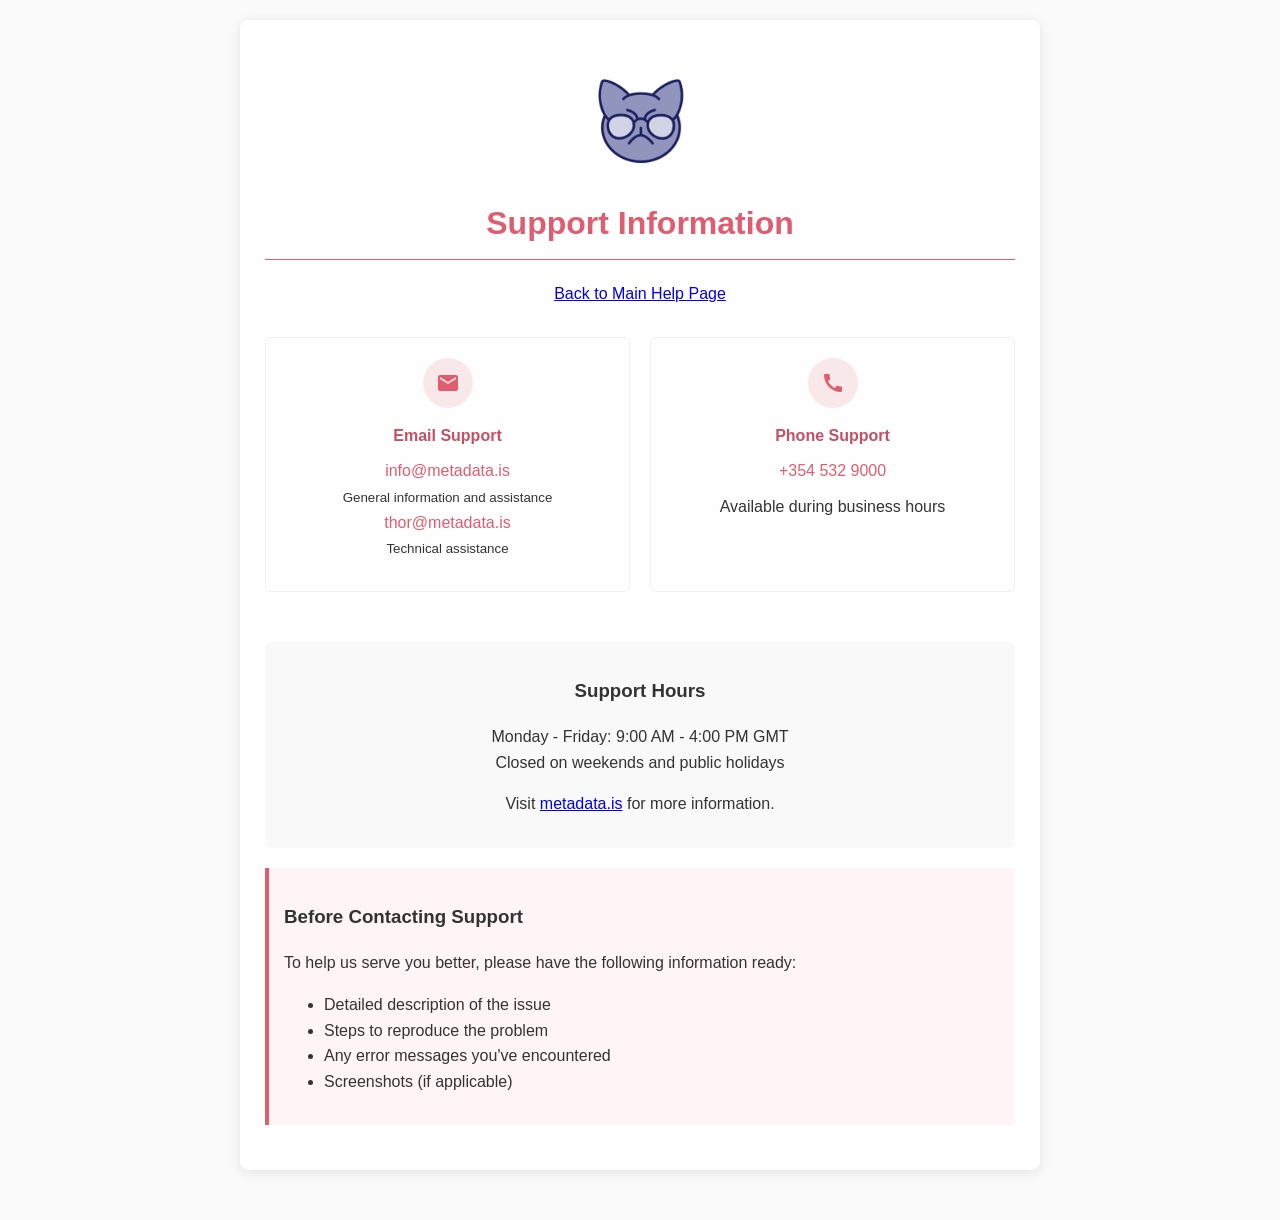
<file: Georg/Help/georg-support-info.html>
<!DOCTYPE html>
<html lang="en">
<head>
    <meta charset="UTF-8">
    <meta name="viewport" content="width=device-width, initial-scale=1.0">
    <title>Georg - Support Information</title>
    <style>
        body {
            font-family: 'Segoe UI', Tahoma, Geneva, Verdana, sans-serif;
            line-height: 1.6;
            color: #333;
            max-width: 800px;
            margin: 0 auto;
            padding: 20px;
            background-color: #fafafa;
        }
        h1 {
            color: #e05d6f;
            border-bottom: 1px solid #e05d6f;
            padding-bottom: 10px;
            font-weight: 600;
            text-align: center;
        }
        .container {
            background-color: white;
            padding: 25px;
            border-radius: 8px;
            box-shadow: 0 2px 12px rgba(0,0,0,0.1);
            margin-bottom: 30px;
        }
        .contact-card {
            background-color: #fefefe;
            border: 1px solid #f0f0f0;
            border-radius: 6px;
            padding: 20px;
            margin-bottom: 20px;
            transition: transform 0.2s;
        }
        .contact-card:hover {
            transform: translateY(-3px);
            box-shadow: 0 4px 12px rgba(0,0,0,0.08);
        }
        .contact-icon {
            width: 50px;
            height: 50px;
            background-color: #f9e8ea;
            border-radius: 50%;
            display: flex;
            align-items: center;
            justify-content: center;
            margin: 0 auto 15px;
        }
        .contact-title {
            font-weight: 600;
            color: #c45063;
            margin-bottom: 10px;
            text-align: center;
        }
        .contact-info {
            text-align: center;
            margin-bottom: 10px;
        }
        .contact-info a {
            color: #e05d6f;
            text-decoration: none;
        }
        .contact-info a:hover {
            text-decoration: underline;
        }
        .support-hours {
            background-color: #f9f9f9;
            padding: 15px;
            border-radius: 6px;
            margin: 20px 0;
            text-align: center;
        }
        .support-note {
            background-color: #fff5f6;
            border-left: 4px solid #e05d6f;
            padding: 15px;
            margin: 20px 0;
            border-radius: 0 4px 4px 0;
        }
        .grid-container {
            display: grid;
            grid-template-columns: repeat(auto-fit, minmax(250px, 1fr));
            gap: 20px;
            margin: 30px 0;
        }
    </style>
</head>
<body>
    <div class="container">
        <a href="georg-main-help.html">
            <img src="GeorgLogo.png" alt="Georg Logo"
                style="display: block; margin: 20px auto; max-width: 100px; border: none; box-shadow: none; padding: 10px;">
        </a>
        <h1>Support Information</h1>
        <p style="text-align: center;"><a href="georg-main-help.html">Back to Main Help Page</a></p>

        <div class="grid-container">
            <div class="contact-card">
                <div class="contact-icon">
                    <svg xmlns="http://www.w3.org/2000/svg" viewBox="0 0 24 24" fill="#e05d6f" width="24" height="24">
                        <path d="M20 4H4c-1.1 0-1.99.9-1.99 2L2 18c0 1.1.9 2 2 2h16c1.1 0 2-.9 2-2V6c0-1.1-.9-2-2-2zm0 4l-8 5-8-5V6l8 5 8-5v2z"/>
                    </svg>
                </div>
                <div class="contact-title">Email Support</div>
                <div class="contact-info">                    
                    <a href="mailto:info@metadata.is">info@metadata.is</a><br>
                    <small>General information and assistance</small><br>
                    <a href="mailto:thor@metadata.is">thor@metadata.is</a><br>
                    <small>Technical assistance</small>
                </div>                
            </div>

            <div class="contact-card">
                <div class="contact-icon">
                    <svg xmlns="http://www.w3.org/2000/svg" viewBox="0 0 24 24" fill="#e05d6f" width="24" height="24">
                        <path d="M20.01 15.38c-1.23 0-2.42-.2-3.53-.56-.35-.12-.74-.03-1.01.24l-1.57 1.97c-2.83-1.35-5.48-3.9-6.89-6.83l1.95-1.66c.27-.28.35-.67.24-1.02-.37-1.11-.56-2.3-.56-3.53 0-.54-.45-.99-.99-.99H4.19C3.65 3 3 3.24 3 3.99 3 13.28 10.73 21 20.01 21c.71 0 .99-.63.99-1.18v-3.45c0-.54-.45-.99-.99-.99z"/>
                    </svg>
                </div>
                <div class="contact-title">Phone Support</div>
                <div class="contact-info">
                    <a href="tel:+3545329000">+354 532 9000</a>
                </div>
                <div class="contact-info">
                    Available during business hours
                </div>
            </div>
        </div>

        <div class="support-hours">
            <h3>Support Hours</h3>
            <p>Monday - Friday: 9:00 AM - 4:00 PM GMT<br>
            Closed on weekends and public holidays</p>
            <p>Visit <a href="https://metadata.is">metadata.is</a> for more information.</p>
        </div>

        <div class="support-note">
            <h3>Before Contacting Support</h3>
            <p>To help us serve you better, please have the following information ready:</p>
            <ul>                
                <li>Detailed description of the issue</li>
                <li>Steps to reproduce the problem</li>
                <li>Any error messages you've encountered</li>
                <li>Screenshots (if applicable)</li>
            </ul>
        </div>        
    </div>
</body>
</html>
</file>
<file: SmartCentral/styles.css>
@import url('https://fonts.googleapis.com/css2?family=Inter:wght@400;500;600;700&display=swap');

/* ╔════════════════════════════════════════════════════════════╗
   ║  BC PALETTE TEST                                            ║
   ║  Same structure as ../NewDesign/styles.css but with the     ║
   ║  Business Central color palette swapped in.                 ║
   ║  Source: learn.microsoft.com/.../devenv-control-addin-style ║
   ║                                                             ║
   ║  Top bar uses a darker variant of BC's Favorable green so   ║
   ║  the chrome feels native to the BC family while reading as  ║
   ║  "darkish green" rather than teal.                          ║
   ╚════════════════════════════════════════════════════════════╝ */
:root {
    /* Deep teal — test palette */
    --primary:           #015F69;
    --primary-active:    #008089;                       /* BC Tertiary shade 2 (hover/active) */
    --primary-disabled:  #b3e8eb;                       /* derived pale primary */
    --primary-soft:      rgba(1, 95, 105, 0.10);
    --primary-soft-text: #015F69;

    /* BC success / approved (Favorable) */
    --teal:              #35AB22;
    --teal-soft:         rgba(53, 171, 34, 0.10);
    --teal-soft-text:    #2c8f1c;

    /* BC text scale */
    --ink:               #212121;                       /* BC Standard / Strong */
    --body:              #505C6D;                       /* BC Secondary */
    --muted:             #A7ADB6;                       /* BC Subordinate */

    /* Top bar: matches CTA at rest (deep teal #015F69) */
    --topbar:            #015F69;
    --topbar-text:       #ffffff;

    /* Surfaces (unchanged from doc tier) */
    --canvas:            #ffffff;
    --surface-soft:      #f6f9fc;
    --surface-strong:    #f2f4f7;
    --hairline:          #e3e8ee;
    --hairline-soft:     #ebebeb;
    --border-strong:     #A7ADB6;

    /* BC semantic */
    --warning:           #9F9700;                       /* BC Ambiguous */
    --warning-soft:      rgba(159, 151, 0, 0.14);
    --error:             #EB6965;                       /* BC Unfavorable / Attention */
    --error-soft:        rgba(235, 105, 101, 0.10);

    --shadow-1: 0 0 0 1px rgba(33, 33, 33, 0.02),
                0 2px 6px rgba(33, 33, 33, 0.04),
                0 4px 8px rgba(33, 33, 33, 0.10);
}

* { box-sizing: border-box; }

body {
    font-family: 'Inter', -apple-system, 'SF Pro Display', "Segoe UI", system-ui, sans-serif;
    color: var(--ink);
    background: var(--canvas);
    margin: 0;
    line-height: 1.55;
    font-size: 16px;
    font-weight: 400;
    -webkit-font-smoothing: antialiased;
    -moz-osx-font-smoothing: grayscale;
}

a {
    color: var(--primary);
    text-decoration: none;
}
a:hover {
    color: var(--primary-active);
    text-decoration: underline;
}

.page {
    max-width: 1040px;
    margin: 0 auto;
    padding: 32px 56px 64px;
}

/* === TOP BAR — BC-flavored dark green === */
header.site-header {
    background: var(--topbar);
    color: var(--topbar-text);
    padding: 14px 56px;
    display: flex;
    align-items: center;
    gap: 32px;
    flex-wrap: wrap;
}

header.site-header .brand {
    color: var(--topbar-text);
    font-weight: 600;
    font-size: 1.15rem;
    letter-spacing: -0.2px;
    text-decoration: none;
}

header.site-header nav {
    display: flex;
    gap: 22px;
    flex-wrap: wrap;
}

header.site-header nav a {
    color: rgba(255, 255, 255, 0.78);
    text-decoration: none;
    font-size: 0.95rem;
    font-weight: 500;
    padding: 4px 2px;
    border-bottom: 2px solid transparent;
    transition: border-color 0.15s ease, color 0.15s ease;
}

header.site-header nav a:hover {
    color: var(--topbar-text);
    text-decoration: none;
    border-bottom-color: rgba(255, 255, 255, 0.45);
}
header.site-header nav a[aria-current="page"] {
    color: var(--topbar-text);
    border-bottom-color: var(--topbar-text);
}

/* === HERO === */
header.hero {
    border-bottom: 1px solid var(--hairline);
    padding-bottom: 32px;
    margin-bottom: 40px;
}

header.hero .eyebrow {
    color: var(--muted);
    text-transform: uppercase;
    letter-spacing: 0.4px;
    font-size: 0.78rem;
    font-weight: 700;
    margin-bottom: 14px;
}

h1 {
    color: var(--ink);
    font-size: 2.2rem;
    font-weight: 600;
    letter-spacing: -0.5px;
    margin: 0 0 14px;
    line-height: 1.2;
}

header.hero .lede {
    color: var(--body);
    font-size: 1.05rem;
    font-weight: 400;
    max-width: 760px;
    margin: 0;
    line-height: 1.55;
}

/* === H2 / H3 / H4 — modest weight, no left-border accent === */
h2 {
    color: var(--ink);
    font-size: 1.45rem;
    font-weight: 500;
    letter-spacing: -0.35px;
    margin: 48px 0 18px;
    padding-left: 0;
    border-left: 0;
}

h3 {
    color: var(--ink);
    font-size: 1.1rem;
    font-weight: 600;
    letter-spacing: -0.2px;
    margin: 24px 0 6px;
}

h4 {
    color: var(--ink);
    font-size: 1rem;
    font-weight: 600;
    letter-spacing: 0;
    margin: 16px 0 4px;
}

p {
    margin: 0 0 12px;
    color: var(--body);
}

ul, ol {
    margin: 0 0 12px;
    padding-left: 22px;
    color: var(--body);
}
ul li, ol li { margin-bottom: 6px; }

code, kbd {
    background: var(--surface-soft);
    padding: 1px 6px;
    border-radius: 4px;
    font-size: 0.92em;
    color: var(--primary-active);
    font-family: ui-monospace, "SF Mono", Menlo, Consolas, monospace;
    font-feature-settings: 'tnum';
    border: 1px solid var(--hairline);
}

/* === FEATURE CARDS === */
.features {
    display: grid;
    grid-template-columns: repeat(auto-fit, minmax(290px, 1fr));
    gap: 16px;
    margin-top: 8px;
}

.feature {
    border: 1px solid var(--hairline);
    border-radius: 14px;
    padding: 24px;
    background: var(--canvas);
    transition: box-shadow 220ms ease, transform 220ms ease;
}

.feature:hover {
    box-shadow: var(--shadow-1);
    transform: translateY(-1px);
}

.feature .icon {
    display: inline-flex;
    align-items: center;
    justify-content: center;
    width: 36px;
    height: 36px;
    border-radius: 9999px;
    background: var(--primary-soft);
    color: var(--primary-soft-text);
    font-weight: 600;
    font-size: 1rem;
    font-feature-settings: 'tnum';
    margin-bottom: 14px;
}

.feature h3 { margin-top: 0; }
.feature p {
    color: var(--body);
    font-size: 0.95rem;
    margin: 0;
    line-height: 1.5;
}
.feature a.more {
    display: inline-block;
    margin-top: 12px;
    font-size: 0.9rem;
    font-weight: 600;
    color: var(--primary-active);
    text-decoration: none;
}
.feature a.more:hover {
    color: var(--primary);
    text-decoration: underline;
}

/* === FEATURE DETAIL === */
.feature-detail {
    border: 1px solid var(--hairline);
    border-radius: 14px;
    padding: 28px 32px;
    margin-bottom: 24px;
    background: var(--canvas);
}

.feature-detail h3 {
    margin: 0 0 6px;
    font-size: 1.35rem;
    font-weight: 500;
    letter-spacing: -0.3px;
}

.feature-detail .tagline {
    color: var(--muted);
    font-style: normal;
    font-weight: 500;
    margin-bottom: 18px;
}

/* === CALLOUTS — tinted bg, soft accent === */
.callout {
    background: var(--primary-soft);
    border-left: 3px solid var(--primary-active);
    padding: 16px 20px;
    border-radius: 0 14px 14px 0;
    margin: 18px 0;
    font-size: 0.95rem;
    color: var(--body);
}
.callout strong { color: var(--primary-active); }

.callout.warn {
    background: var(--warning-soft);
    border-left-color: var(--warning);
}
.callout.warn strong { color: var(--warning); }

/* === TABLES === */
table.specs {
    width: 100%;
    border-collapse: collapse;
    margin-top: 8px;
    font-size: 0.95rem;
    font-feature-settings: 'tnum';
}
table.specs th,
table.specs td {
    text-align: left;
    padding: 14px 16px;
    border-bottom: 1px solid var(--hairline);
    vertical-align: top;
}
table.specs th {
    background: var(--surface-soft);
    color: var(--body);
    font-weight: 700;
    font-size: 0.75rem;
    letter-spacing: 0.4px;
    text-transform: uppercase;
    width: 32%;
}
table.specs td { color: var(--body); }
table.specs tr:last-child td,
table.specs tr:last-child th { border-bottom: 0; }

/* === PILLS === */
.pillrow {
    display: flex;
    flex-wrap: wrap;
    gap: 8px;
    margin: 4px 0 16px;
}
.pill {
    display: inline-block;
    padding: 4px 12px;
    background: var(--primary-soft);
    color: var(--primary-soft-text);
    border-radius: 9999px;
    font-size: 0.85rem;
    font-weight: 500;
    font-feature-settings: 'tnum';
}

/* === STEPS === */
.steps {
    counter-reset: step;
    list-style: none;
    padding: 0;
}
.steps > li {
    position: relative;
    padding: 20px 24px 20px 72px;
    margin-bottom: 14px;
    background: var(--canvas);
    border: 1px solid var(--hairline);
    border-radius: 14px;
}
.steps > li::before {
    counter-increment: step;
    content: counter(step);
    position: absolute;
    left: 22px;
    top: 20px;
    width: 36px;
    height: 36px;
    border-radius: 9999px;
    background: var(--primary-soft);
    color: var(--primary-soft-text);
    font-weight: 600;
    font-feature-settings: 'tnum';
    display: flex;
    align-items: center;
    justify-content: center;
    font-size: 0.95rem;
}
.steps > li h4 { margin: 0 0 4px; }
.steps > li p:last-child { margin-bottom: 0; }

/* === FAQ === */
.faq-item {
    border: 1px solid var(--hairline);
    border-radius: 14px;
    padding: 20px 24px;
    margin-bottom: 14px;
    background: var(--canvas);
    transition: box-shadow 220ms ease;
}
.faq-item:hover {
    box-shadow: var(--shadow-1);
}
.faq-item h3 {
    margin: 0 0 8px;
    font-size: 1.05rem;
    font-weight: 600;
    letter-spacing: -0.15px;
}
.faq-item p { margin-bottom: 8px; }
.faq-item p:last-child { margin-bottom: 0; }

/* === SCREENSHOTS === */
figure.screenshot { margin: 20px 0; }
figure.screenshot .placeholder {
    border: 2px dashed var(--hairline);
    background: var(--surface-soft);
    color: var(--muted);
    text-align: center;
    padding: 32px 16px;
    border-radius: 14px;
    font-style: normal;
    font-weight: 500;
    font-size: 0.9rem;
}
figure.screenshot figcaption {
    text-align: center;
    color: var(--muted);
    font-size: 0.85rem;
    margin-top: 8px;
    font-weight: 500;
}

/* === FLOW STAGES === */
.flow {
    display: grid;
    grid-template-columns: repeat(auto-fit, minmax(240px, 1fr));
    gap: 16px;
    margin: 14px 0 24px;
}
.flow .stage {
    border: 1px solid var(--hairline);
    border-radius: 14px;
    padding: 20px 22px;
    background: var(--canvas);
    transition: box-shadow 220ms ease;
}
.flow .stage:hover { box-shadow: var(--shadow-1); }
.flow .stage .label {
    display: inline-block;
    font-size: 0.7rem;
    font-weight: 700;
    color: var(--primary-soft-text);
    background: var(--primary-soft);
    text-transform: uppercase;
    letter-spacing: 0.4px;
    padding: 4px 10px;
    border-radius: 9999px;
    margin-bottom: 12px;
}
.flow .stage .title {
    font-weight: 600;
    color: var(--ink);
    margin-bottom: 6px;
    letter-spacing: -0.18px;
    font-size: 1rem;
}
.flow .stage .body {
    font-size: 0.9rem;
    color: var(--body);
    line-height: 1.5;
}

/* === FOOTER === */
footer.site-footer {
    margin-top: 64px;
    padding-top: 24px;
    border-top: 1px solid var(--hairline);
    color: var(--muted);
    font-size: 0.85rem;
    font-feature-settings: 'tnum';
    display: flex;
    justify-content: space-between;
    flex-wrap: wrap;
    gap: 12px;
}

/* === CTA BUTTONS === */
.cta-row {
    display: flex;
    gap: 12px;
    flex-wrap: wrap;
    margin-top: 28px;
}
.cta {
    display: inline-block;
    padding: 14px 24px;
    background: var(--primary);
    color: #ffffff;
    border-radius: 9999px;
    text-decoration: none;
    font-weight: 500;
    font-size: 0.95rem;
    line-height: 1.0;
    letter-spacing: 0;
    transition: background-color 160ms ease;
}
.cta:hover {
    background: var(--primary-active);
    color: #ffffff;
    text-decoration: none;
}
.cta.secondary {
    background: var(--canvas);
    color: var(--ink);
    border: 1px solid var(--ink);
    padding: 13px 23px;
}
.cta.secondary:hover {
    background: var(--surface-strong);
    color: var(--ink);
}

@media print {
    header.site-header { display: none; }
    .page { padding: 24px; }
    .feature:hover,
    .faq-item:hover,
    .flow .stage:hover { box-shadow: none; transform: none; }
    figure.screenshot .placeholder { background: #ffffff; }
}

@media (max-width: 720px) {
    .page { padding: 24px 20px 48px; }
    header.site-header { padding: 12px 20px; }
    h1 { font-size: 1.7rem; letter-spacing: -0.35px; }
    h2 { font-size: 1.25rem; }
    .feature-detail { padding: 22px 22px; }
    .steps > li { padding: 18px 20px 18px 64px; }
    .steps > li::before { left: 18px; top: 18px; }
}
</file>
